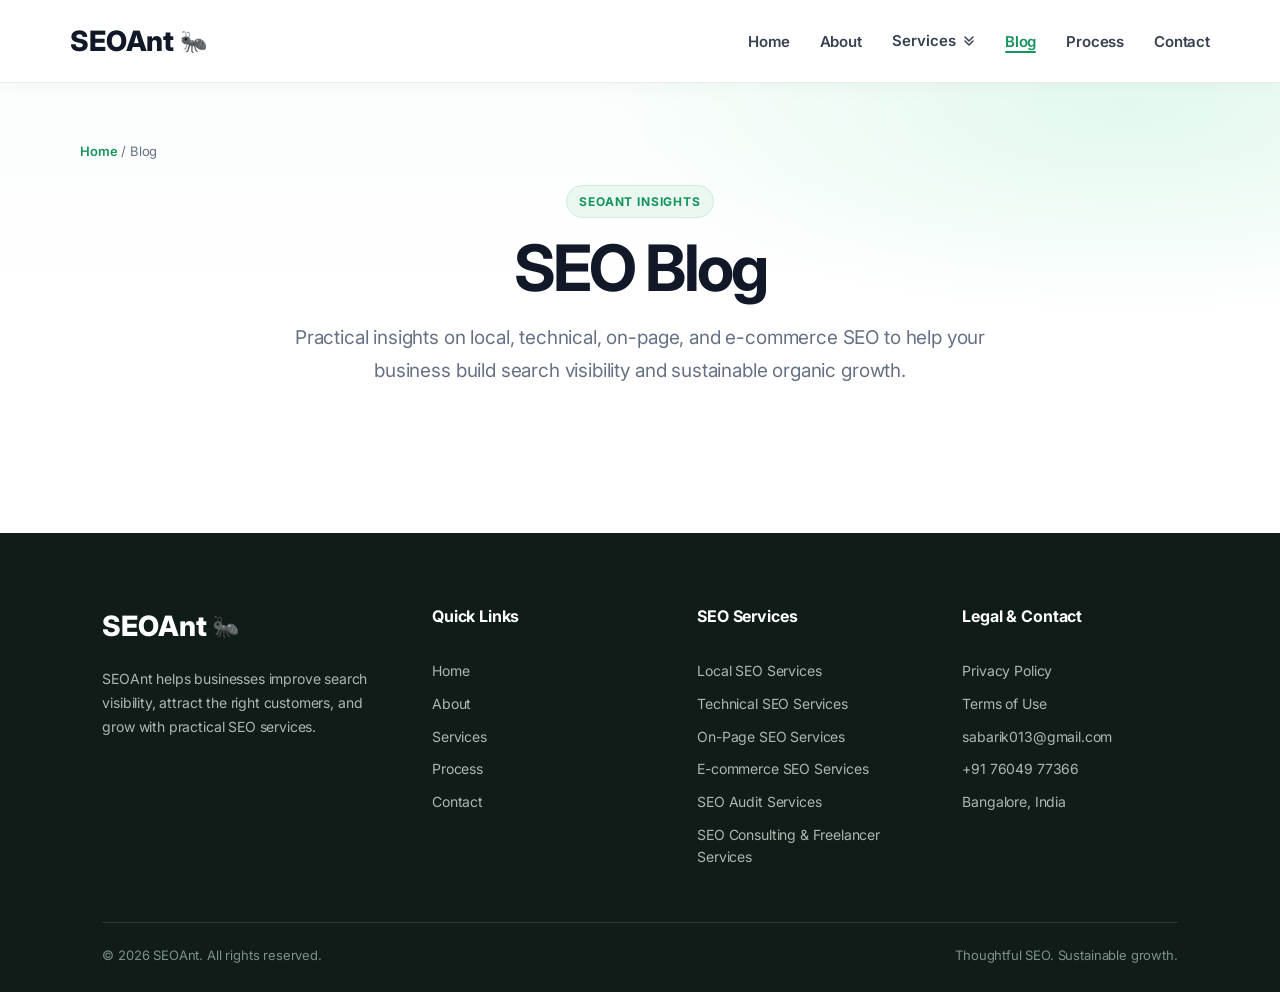
<file: blog.html>
<!DOCTYPE html>
<html lang="en">
<head>
    <meta charset="UTF-8">
    <meta name="viewport" content="width=device-width, initial-scale=1">
    <title>SEO Blog | SEOAnt</title>
    <meta name="description" content="Explore SEO insights from SEOAnt on local, technical, on-page, and e-commerce search optimization.">
    <meta name="robots" content="index, follow">
    <meta name="author" content="SEOAnt">
    <link rel="canonical" href="https://yourdomain.com/blog">
    <meta property="og:type" content="website">
    <meta property="og:url" content="https://yourdomain.com/blog">
    <meta property="og:title" content="SEO Blog | SEOAnt">
    <meta property="og:description" content="SEO insights from SEOAnt on search optimization and sustainable organic growth.">
    <link rel="preconnect" href="https://fonts.googleapis.com">
    <link rel="preconnect" href="https://fonts.gstatic.com" crossorigin>
    <link href="https://fonts.googleapis.com/css2?family=Inter:wght@400;500;600;700;800&display=swap" rel="stylesheet">
    <link rel="stylesheet" href="style.css">
</head>
<body class="service-page">
    <header>
        <nav class="navbar" aria-label="Main navigation">
            <a class="logo" href="/#home" aria-label="SEOAnt home">SEOAnt <span class="logo-icon" aria-hidden="true">🐜</span></a>
            <ul class="nav-links" id="primary-navigation">
                <li><a href="/#home">Home</a></li>
                <li><a href="/#about">About</a></li>
                <li class="nav-dropdown">
                    <button class="nav-dropdown-toggle" type="button" aria-expanded="false" aria-haspopup="true" aria-controls="service-menu">Services <span class="nav-dropdown-chevron" aria-hidden="true"><svg viewBox="0 0 12 14" focusable="false"><path d="m2 3 4 4 4-4M2 7l4 4 4-4"/></svg></span></button>
                    <ul class="service-menu" id="service-menu" aria-label="SEO services">
                        <li><a href="/local-seo"><span class="service-menu-icon" aria-hidden="true">»</span><strong>Local SEO Services</strong></a></li>
                        <li><a href="/technical-seo"><span class="service-menu-icon" aria-hidden="true">»</span><strong>Technical SEO Services</strong></a></li>
                        <li><a href="/on-page-seo"><span class="service-menu-icon" aria-hidden="true">»</span><strong>On-Page SEO Services</strong></a></li>
                        <li><a href="/ecommerce-seo"><span class="service-menu-icon" aria-hidden="true">»</span><strong>E-commerce SEO Services</strong></a></li>
                        <li><a href="/seo-audit"><span class="service-menu-icon" aria-hidden="true">»</span><strong>SEO Audit Services</strong></a></li>
                        <li><a href="/seo-consulting"><span class="service-menu-icon" aria-hidden="true">»</span><strong>SEO Consulting &amp; Freelancer Services</strong></a></li>
                    </ul>
                </li>
                <li><a href="/blog" aria-current="page">Blog</a></li>
                <li><a href="/#process">Process</a></li>
                <li><a href="/#contact">Contact</a></li>
            </ul>
            <button class="menu-toggle" type="button" aria-label="Open navigation menu" aria-expanded="false" aria-controls="primary-navigation"><span></span><span></span><span></span></button>
        </nav>
    </header>
    <main class="service-main">
        <div class="service-wrap">
            <div class="service-breadcrumb"><a href="/#home">Home</a> / Blog</div>
            <section class="service-hero">
                <span class="service-kicker">SEOAnt insights</span>
                <h1>SEO Blog</h1>
                <p>Practical insights on local, technical, on-page, and e-commerce SEO to help your business build search visibility and sustainable organic growth.</p>
            </section>
        </div>
    </main>
    <footer class="site-footer">
        <div class="footer-container">
            <div class="footer-brand"><a class="footer-logo" href="/#home" aria-label="SEOAnt home">SEOAnt <span class="ant-motion" aria-hidden="true">🐜</span></a><p>SEOAnt helps businesses improve search visibility, attract the right customers, and grow with practical SEO services.</p></div>
            <nav class="footer-links" aria-label="Quick links"><h3>Quick Links</h3><a href="/#home">Home</a><a href="/#about">About</a><a href="/#services">Services</a><a href="/#process">Process</a><a href="/#contact">Contact</a></nav>
            <nav class="footer-links" aria-label="SEO services"><h3>SEO Services</h3><a href="/local-seo">Local SEO Services</a><a href="/technical-seo">Technical SEO Services</a><a href="/on-page-seo">On-Page SEO Services</a><a href="/ecommerce-seo">E-commerce SEO Services</a><a href="/seo-audit">SEO Audit Services</a><a href="/seo-consulting">SEO Consulting &amp; Freelancer Services</a></nav>
            <div class="footer-links"><h3>Legal &amp; Contact</h3><a href="/privacy-policy">Privacy Policy</a><a href="/terms-of-use">Terms of Use</a><a href="mailto:sabarik013@gmail.com">sabarik013@gmail.com</a><a href="tel:+917604977366">+91 76049 77366</a><span>Bangalore, India</span></div>
        </div>
        <div class="footer-bottom"><p>&copy; 2026 SEOAnt. All rights reserved.</p><p>Thoughtful SEO. Sustainable growth.</p></div>
    </footer>
    <script src="script.js"></script>
</body>
</html>
</file>
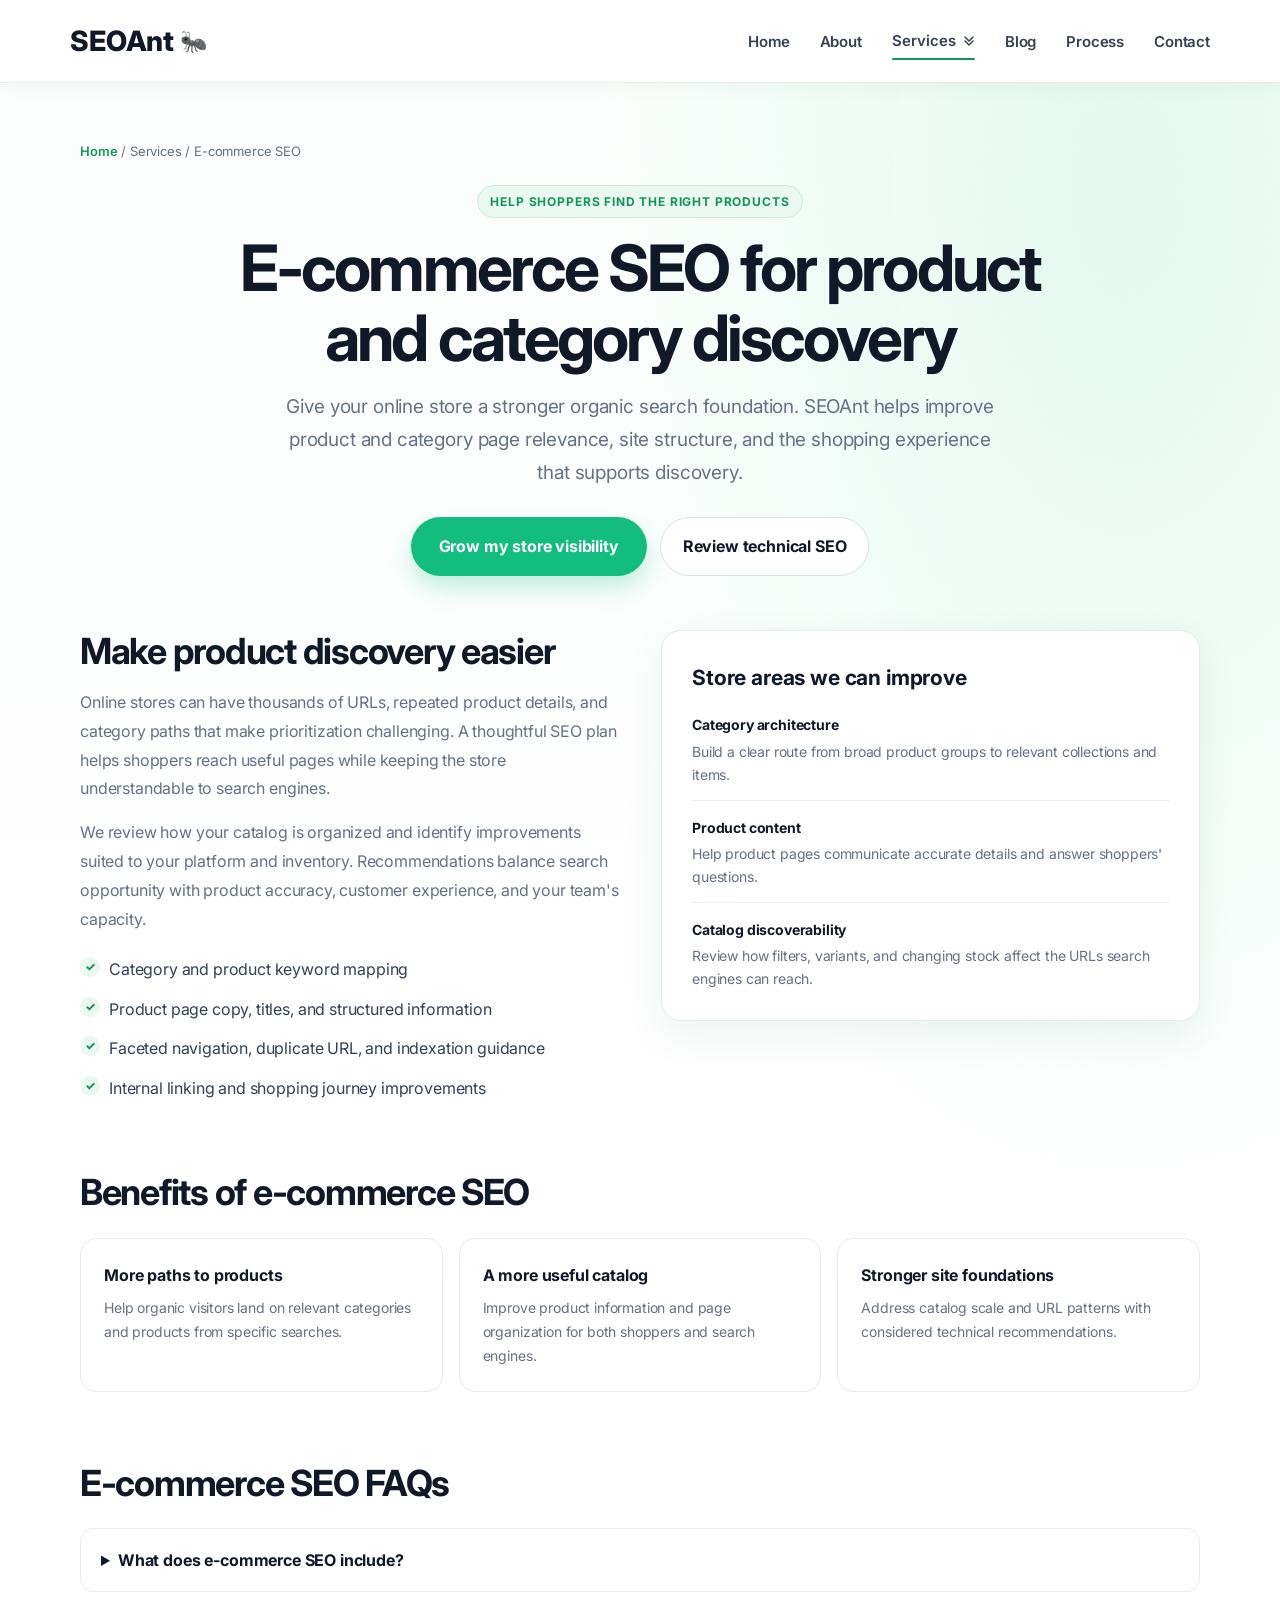
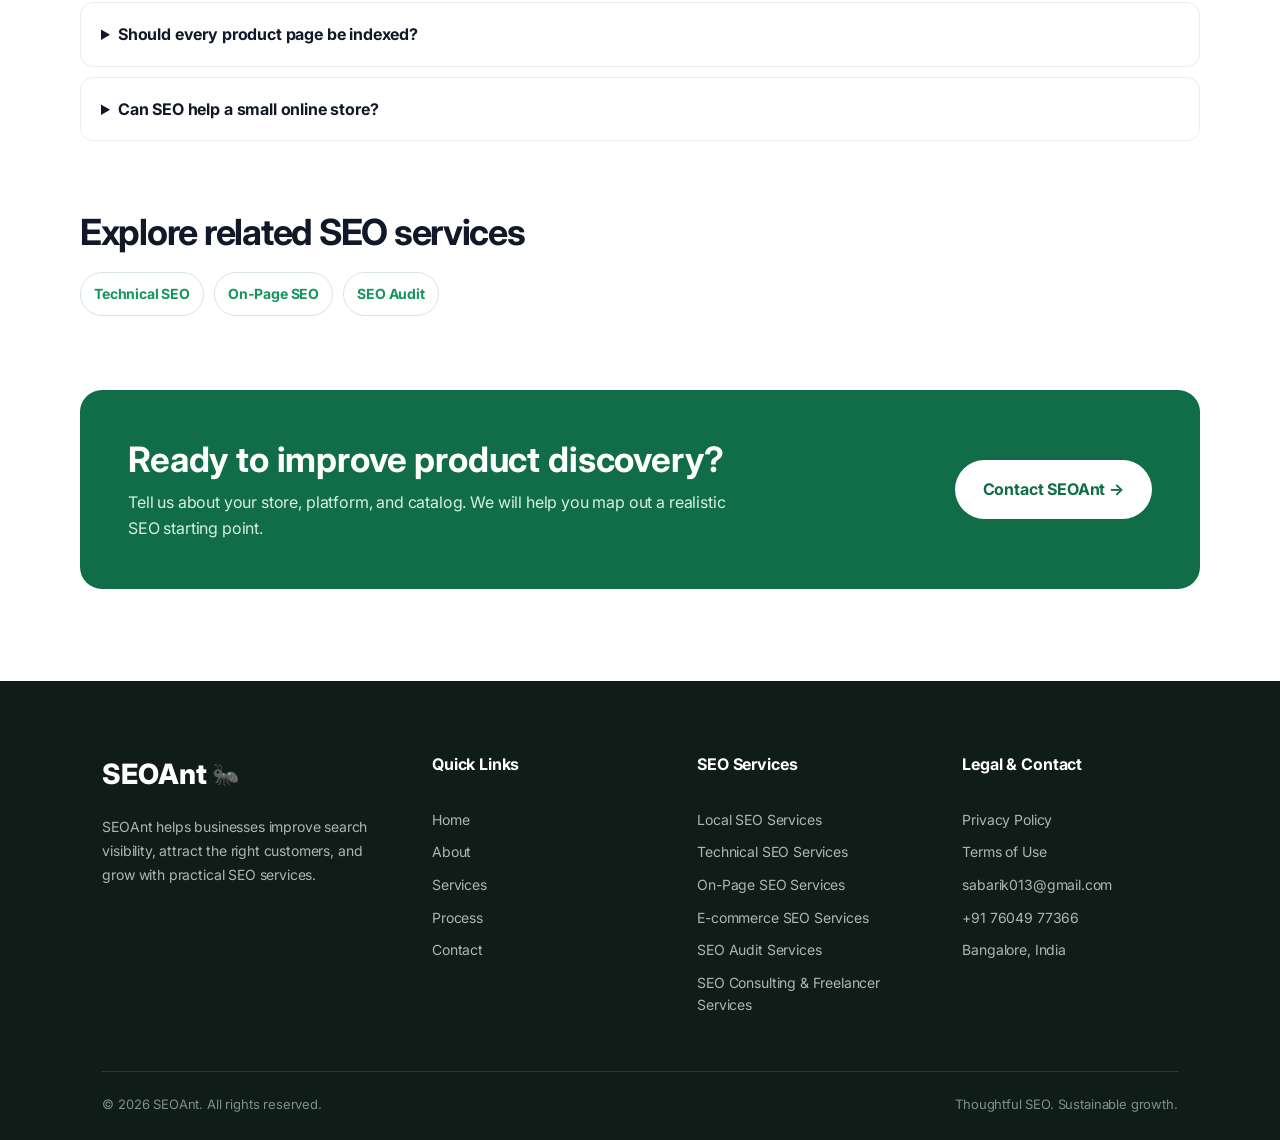
<file: ecommerce-seo.html>
<!DOCTYPE html>
<html lang="en">
<head>
    <meta charset="UTF-8">
    <meta name="viewport" content="width=device-width, initial-scale=1">
    <title>E-commerce SEO Services | SEOAnt</title>
    <meta name="description" content="Improve organic discovery for your online store with SEOAnt e-commerce SEO for product pages, category architecture, and shopping search visibility.">
    <meta name="robots" content="index, follow">
    <meta name="author" content="SEOAnt">
    <link rel="canonical" href="https://yourdomain.com/ecommerce-seo">
    <meta property="og:type" content="website">
    <meta property="og:url" content="https://yourdomain.com/ecommerce-seo">
    <meta property="og:title" content="E-commerce SEO Services | SEOAnt">
    <meta property="og:description" content="Build a more discoverable online store with practical product, category, and technical SEO improvements.">
    <link rel="preconnect" href="https://fonts.googleapis.com">
    <link rel="preconnect" href="https://fonts.gstatic.com" crossorigin>
    <link href="https://fonts.googleapis.com/css2?family=Inter:wght@400;500;600;700;800&display=swap" rel="stylesheet">
    <link rel="stylesheet" href="style.css">
</head>
<body class="service-page">
    <header>
        <nav class="navbar" aria-label="Main navigation">
            <a class="logo" href="/#home" aria-label="SEOAnt home">SEOAnt <span class="logo-icon" aria-hidden="true">🐜</span></a>
            <ul class="nav-links" id="primary-navigation">
                <li><a href="/#home">Home</a></li>
                <li><a href="/#about">About</a></li>
                <li class="nav-dropdown">
                    <button class="nav-dropdown-toggle" type="button" aria-expanded="false" aria-haspopup="true" aria-controls="service-menu" aria-current="page">Services <span class="nav-dropdown-chevron" aria-hidden="true"><svg viewBox="0 0 12 14" focusable="false"><path d="m2 3 4 4 4-4M2 7l4 4 4-4"/></svg></span></button>
                    <ul class="service-menu" id="service-menu" aria-label="SEO services">
                        <li><a href="/local-seo"><span class="service-menu-icon" aria-hidden="true">»</span><strong>Local SEO Services</strong></a></li>
                        <li><a href="/technical-seo"><span class="service-menu-icon" aria-hidden="true">»</span><strong>Technical SEO Services</strong></a></li>
                        <li><a href="/on-page-seo"><span class="service-menu-icon" aria-hidden="true">»</span><strong>On-Page SEO Services</strong></a></li>
                        <li><a href="/ecommerce-seo" aria-current="page"><span class="service-menu-icon" aria-hidden="true">»</span><strong>E-commerce SEO Services</strong></a></li>
                        <li><a href="/seo-audit"><span class="service-menu-icon" aria-hidden="true">»</span><strong>SEO Audit Services</strong></a></li>
                        <li><a href="/seo-consulting"><span class="service-menu-icon" aria-hidden="true">»</span><strong>SEO Consulting &amp; Freelancer Services</strong></a></li>
                    </ul>
                </li>
                <li><a href="/blog">Blog</a></li>
                <li><a href="/#process">Process</a></li>
                <li><a href="/#contact">Contact</a></li>
            </ul>
            <button class="menu-toggle" type="button" aria-label="Open navigation menu" aria-expanded="false" aria-controls="primary-navigation"><span></span><span></span><span></span></button>
        </nav>
    </header>
    <main class="service-main">
        <div class="service-wrap">
            <div class="service-breadcrumb"><a href="/">Home</a> / Services / E-commerce SEO</div>
            <section class="service-hero">
                <span class="service-kicker">Help shoppers find the right products</span>
                <h1>E-commerce SEO for product and category discovery</h1>
                <p>Give your online store a stronger organic search foundation. SEOAnt helps improve product and category page relevance, site structure, and the shopping experience that supports discovery.</p>
                <div class="service-actions">
                    <a class="primary-btn" href="/#contact">Grow my store visibility</a>
                    <a class="service-secondary-btn" href="/technical-seo">Review technical SEO</a>
                </div>
            </section>
            <section class="service-overview" aria-labelledby="store-visibility">
                <div class="service-copy">
                    <h2 id="store-visibility">Make product discovery easier</h2>
                    <p>Online stores can have thousands of URLs, repeated product details, and category paths that make prioritization challenging. A thoughtful SEO plan helps shoppers reach useful pages while keeping the store understandable to search engines.</p>
                    <p>We review how your catalog is organized and identify improvements suited to your platform and inventory. Recommendations balance search opportunity with product accuracy, customer experience, and your team's capacity.</p>
                    <ul class="service-checklist">
                        <li>Category and product keyword mapping</li>
                        <li>Product page copy, titles, and structured information</li>
                        <li>Faceted navigation, duplicate URL, and indexation guidance</li>
                        <li>Internal linking and shopping journey improvements</li>
                    </ul>
                </div>
                <aside class="service-panel">
                    <h2>Store areas we can improve</h2>
                    <ul>
                        <li><strong>Category architecture</strong>Build a clear route from broad product groups to relevant collections and items.</li>
                        <li><strong>Product content</strong>Help product pages communicate accurate details and answer shoppers' questions.</li>
                        <li><strong>Catalog discoverability</strong>Review how filters, variants, and changing stock affect the URLs search engines can reach.</li>
                    </ul>
                </aside>
            </section>
            <section class="service-content-section">
                <h2>Benefits of e-commerce SEO</h2>
                <div class="service-benefits">
                    <article class="service-benefit"><h3>More paths to products</h3><p>Help organic visitors land on relevant categories and products from specific searches.</p></article>
                    <article class="service-benefit"><h3>A more useful catalog</h3><p>Improve product information and page organization for both shoppers and search engines.</p></article>
                    <article class="service-benefit"><h3>Stronger site foundations</h3><p>Address catalog scale and URL patterns with considered technical recommendations.</p></article>
                </div>
            </section>
            <section class="service-content-section">
                <h2>E-commerce SEO FAQs</h2>
                <div class="service-faq">
                    <details><summary>What does e-commerce SEO include?</summary><p>It may include product and category keyword mapping, page content improvements, internal linking, indexation and duplicate URL reviews, structured data recommendations, and site performance checks.</p></details>
                    <details><summary>Should every product page be indexed?</summary><p>Not always. Indexation choices depend on whether a page is useful, unique, available, and valuable to searchers. Product variants, filters, and temporary stock changes should be handled according to the store's catalog and customer needs.</p></details>
                    <details><summary>Can SEO help a small online store?</summary><p>Yes. A smaller store can focus on its most valuable categories and products, improve their information, and build a sound foundation before expanding into broader catalog work.</p></details>
                </div>
            </section>
            <section class="service-content-section">
                <h2>Explore related SEO services</h2>
                <div class="related-links"><a href="/technical-seo">Technical SEO</a><a href="/on-page-seo">On-Page SEO</a><a href="/seo-audit">SEO Audit</a></div>
            </section>
            <section class="service-contact">
                <div><h2>Ready to improve product discovery?</h2><p>Tell us about your store, platform, and catalog. We will help you map out a realistic SEO starting point.</p></div>
                <a class="primary-btn" href="/#contact">Contact SEOAnt &rarr;</a>
            </section>
        </div>
    </main>
    <footer class="site-footer">
        <div class="footer-container">
            <div class="footer-brand"><a class="footer-logo" href="/#home" aria-label="SEOAnt home">SEOAnt <span class="ant-motion" aria-hidden="true">🐜</span></a><p>SEOAnt helps businesses improve search visibility, attract the right customers, and grow with practical SEO services.</p></div>
            <nav class="footer-links" aria-label="Quick links"><h3>Quick Links</h3><a href="/#home">Home</a><a href="/#about">About</a><a href="/#services">Services</a><a href="/#process">Process</a><a href="/#contact">Contact</a></nav>
            <nav class="footer-links" aria-label="SEO services"><h3>SEO Services</h3><a href="/local-seo">Local SEO Services</a><a href="/technical-seo">Technical SEO Services</a><a href="/on-page-seo">On-Page SEO Services</a><a href="/ecommerce-seo">E-commerce SEO Services</a><a href="/seo-audit">SEO Audit Services</a><a href="/seo-consulting">SEO Consulting &amp; Freelancer Services</a></nav>
            <div class="footer-links"><h3>Legal &amp; Contact</h3><a href="/privacy-policy">Privacy Policy</a><a href="/terms-of-use">Terms of Use</a><a href="mailto:sabarik013@gmail.com">sabarik013@gmail.com</a><a href="tel:+917604977366">+91 76049 77366</a><span>Bangalore, India</span></div>
        </div>
        <div class="footer-bottom"><p>&copy; 2026 SEOAnt. All rights reserved.</p><p>Thoughtful SEO. Sustainable growth.</p></div>
    </footer>
    <script src="script.js"></script>
</body>
</html>
</file>
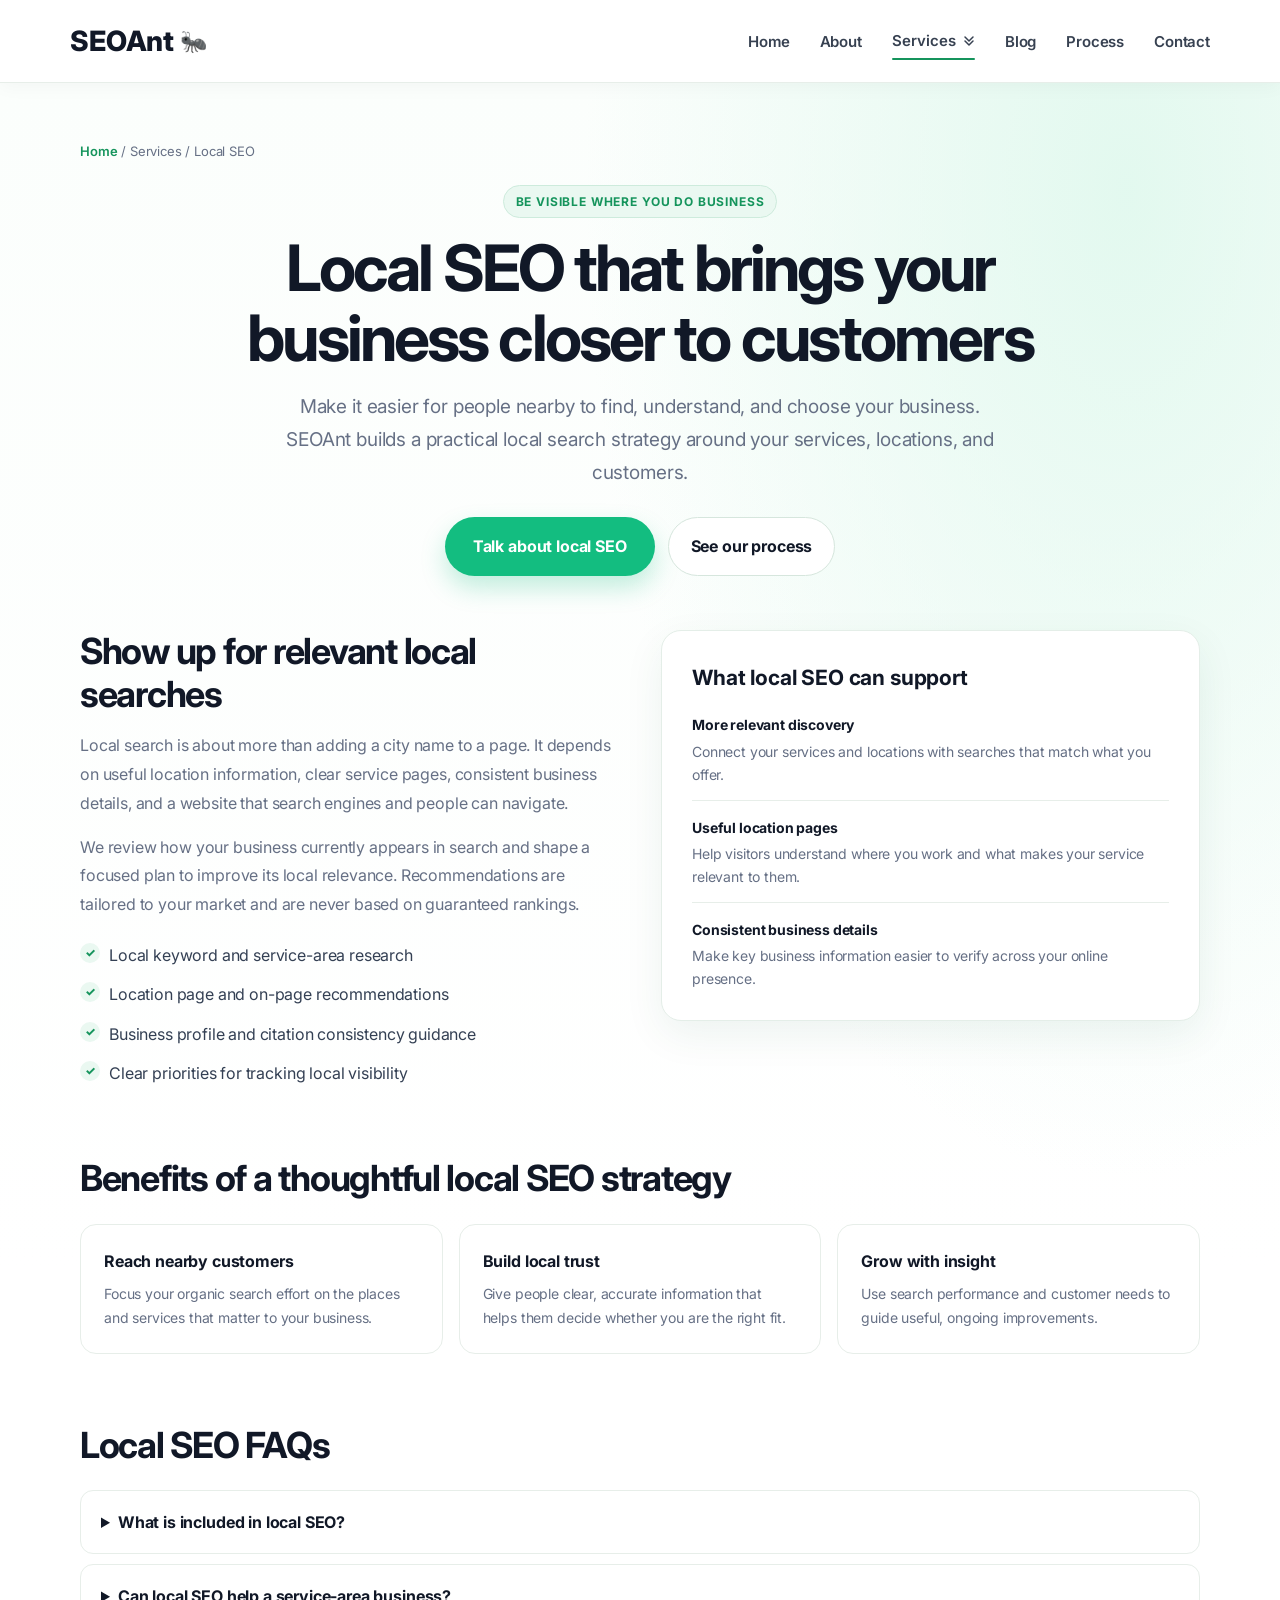
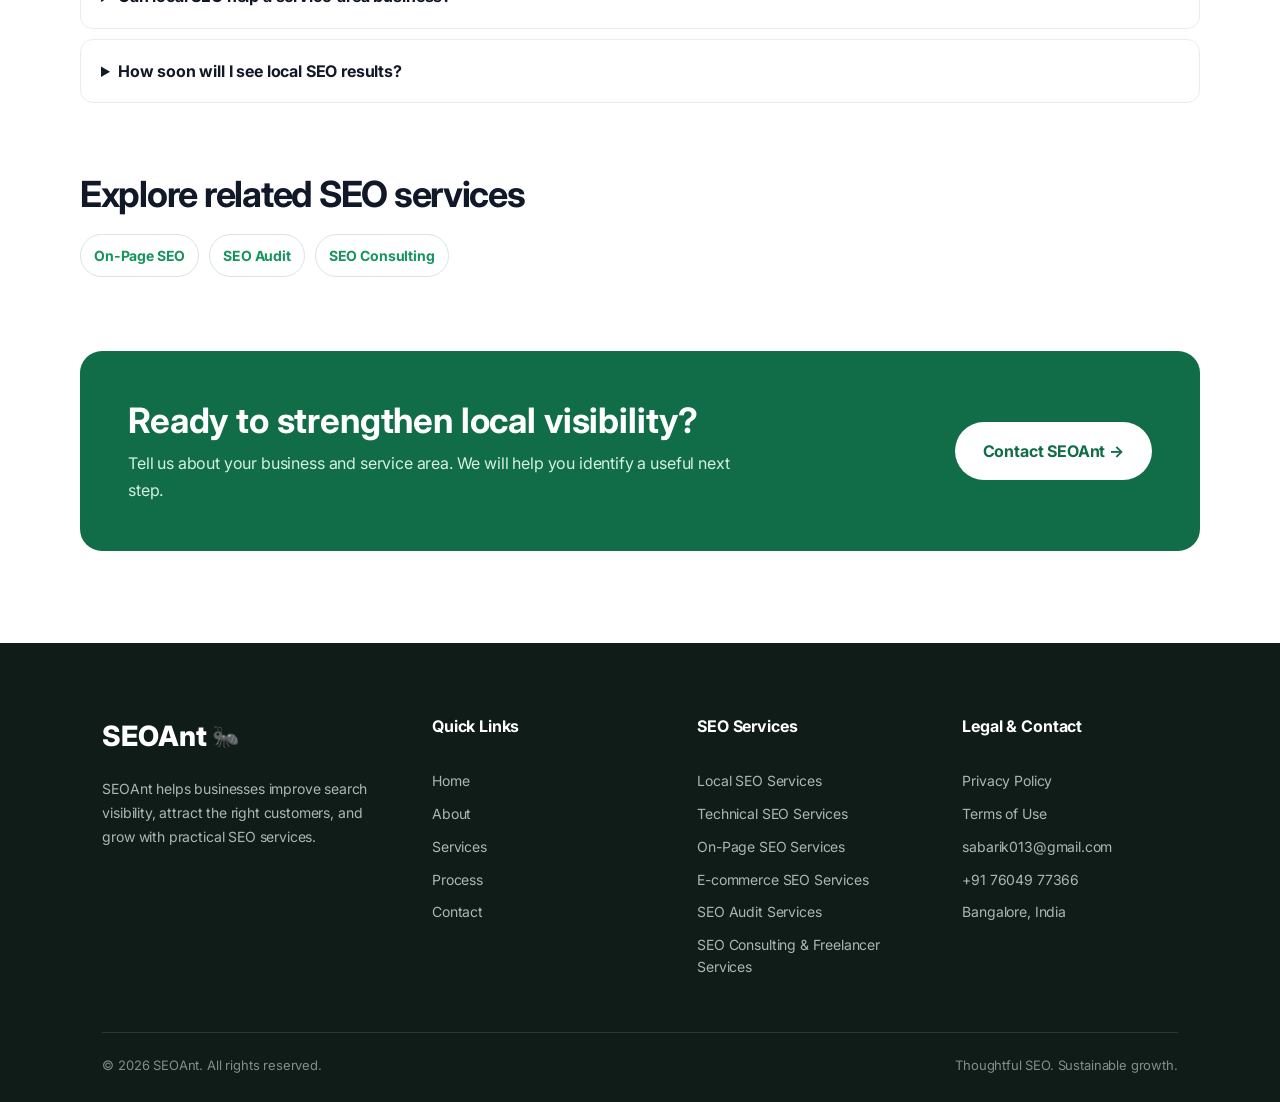
<file: local-seo.html>
<!DOCTYPE html>
<html lang="en">
<head>
    <meta charset="UTF-8">
    <meta name="viewport" content="width=device-width, initial-scale=1">
    <title>Local SEO Services in Bangalore | SEOAnt</title>
    <meta name="description" content="Help nearby customers discover your business with SEOAnt local SEO services, location-focused content, and a stronger local search presence.">
    <meta name="robots" content="index, follow">
    <meta name="author" content="SEOAnt">
    <link rel="canonical" href="https://yourdomain.com/local-seo">
    <meta property="og:type" content="website">
    <meta property="og:url" content="https://yourdomain.com/local-seo">
    <meta property="og:title" content="Local SEO Services in Bangalore | SEOAnt">
    <meta property="og:description" content="Build local visibility and connect with more nearby customers through practical local SEO from SEOAnt.">
    <link rel="preconnect" href="https://fonts.googleapis.com">
    <link rel="preconnect" href="https://fonts.gstatic.com" crossorigin>
    <link href="https://fonts.googleapis.com/css2?family=Inter:wght@400;500;600;700;800&display=swap" rel="stylesheet">
    <link rel="stylesheet" href="style.css">
</head>
<body class="service-page">
    <header>
        <nav class="navbar" aria-label="Main navigation">
            <a class="logo" href="/#home" aria-label="SEOAnt home">SEOAnt <span class="logo-icon" aria-hidden="true">🐜</span></a>
            <ul class="nav-links" id="primary-navigation">
                <li><a href="/#home">Home</a></li>
                <li><a href="/#about">About</a></li>
                <li class="nav-dropdown">
                    <button class="nav-dropdown-toggle" type="button" aria-expanded="false" aria-haspopup="true" aria-controls="service-menu" aria-current="page">Services <span class="nav-dropdown-chevron" aria-hidden="true"><svg viewBox="0 0 12 14" focusable="false"><path d="m2 3 4 4 4-4M2 7l4 4 4-4"/></svg></span></button>
                    <ul class="service-menu" id="service-menu" aria-label="SEO services">
                        <li><a href="/local-seo" aria-current="page"><span class="service-menu-icon" aria-hidden="true">»</span><strong>Local SEO Services</strong></a></li>
                        <li><a href="/technical-seo"><span class="service-menu-icon" aria-hidden="true">»</span><strong>Technical SEO Services</strong></a></li>
                        <li><a href="/on-page-seo"><span class="service-menu-icon" aria-hidden="true">»</span><strong>On-Page SEO Services</strong></a></li>
                        <li><a href="/ecommerce-seo"><span class="service-menu-icon" aria-hidden="true">»</span><strong>E-commerce SEO Services</strong></a></li>
                        <li><a href="/seo-audit"><span class="service-menu-icon" aria-hidden="true">»</span><strong>SEO Audit Services</strong></a></li>
                        <li><a href="/seo-consulting"><span class="service-menu-icon" aria-hidden="true">»</span><strong>SEO Consulting &amp; Freelancer Services</strong></a></li>
                    </ul>
                </li>
                <li><a href="/blog">Blog</a></li>
                <li><a href="/#process">Process</a></li>
                <li><a href="/#contact">Contact</a></li>
            </ul>
            <button class="menu-toggle" type="button" aria-label="Open navigation menu" aria-expanded="false" aria-controls="primary-navigation"><span></span><span></span><span></span></button>
        </nav>
    </header>
    <main class="service-main">
        <div class="service-wrap">
            <div class="service-breadcrumb"><a href="/">Home</a> / Services / Local SEO</div>
            <section class="service-hero">
                <span class="service-kicker">Be visible where you do business</span>
                <h1>Local SEO that brings your business closer to customers</h1>
                <p>Make it easier for people nearby to find, understand, and choose your business. SEOAnt builds a practical local search strategy around your services, locations, and customers.</p>
                <div class="service-actions">
                    <a class="primary-btn" href="/#contact">Talk about local SEO</a>
                    <a class="service-secondary-btn" href="/#process">See our process</a>
                </div>
            </section>
            <section class="service-overview" aria-labelledby="local-approach">
                <div class="service-copy">
                    <h2 id="local-approach">Show up for relevant local searches</h2>
                    <p>Local search is about more than adding a city name to a page. It depends on useful location information, clear service pages, consistent business details, and a website that search engines and people can navigate.</p>
                    <p>We review how your business currently appears in search and shape a focused plan to improve its local relevance. Recommendations are tailored to your market and are never based on guaranteed rankings.</p>
                    <ul class="service-checklist">
                        <li>Local keyword and service-area research</li>
                        <li>Location page and on-page recommendations</li>
                        <li>Business profile and citation consistency guidance</li>
                        <li>Clear priorities for tracking local visibility</li>
                    </ul>
                </div>
                <aside class="service-panel">
                    <h2>What local SEO can support</h2>
                    <ul>
                        <li><strong>More relevant discovery</strong>Connect your services and locations with searches that match what you offer.</li>
                        <li><strong>Useful location pages</strong>Help visitors understand where you work and what makes your service relevant to them.</li>
                        <li><strong>Consistent business details</strong>Make key business information easier to verify across your online presence.</li>
                    </ul>
                </aside>
            </section>
            <section class="service-content-section">
                <h2>Benefits of a thoughtful local SEO strategy</h2>
                <div class="service-benefits">
                    <article class="service-benefit"><h3>Reach nearby customers</h3><p>Focus your organic search effort on the places and services that matter to your business.</p></article>
                    <article class="service-benefit"><h3>Build local trust</h3><p>Give people clear, accurate information that helps them decide whether you are the right fit.</p></article>
                    <article class="service-benefit"><h3>Grow with insight</h3><p>Use search performance and customer needs to guide useful, ongoing improvements.</p></article>
                </div>
            </section>
            <section class="service-content-section">
                <h2>Local SEO FAQs</h2>
                <div class="service-faq">
                    <details><summary>What is included in local SEO?</summary><p>Local SEO may include service-area research, location page recommendations, on-page improvements, business information consistency, and performance measurement. The right scope depends on your locations and business model.</p></details>
                    <details><summary>Can local SEO help a service-area business?</summary><p>Yes. A service-area business can explain where it works and which services it provides without publishing a customer-facing address where it is not appropriate. Recommendations should reflect the business's actual operating area.</p></details>
                    <details><summary>How soon will I see local SEO results?</summary><p>Timing varies with competition, location, website history, and the work completed. SEOAnt focuses on measurable progress and practical recommendations rather than promising a specific position or timeline.</p></details>
                </div>
            </section>
            <section class="service-content-section">
                <h2>Explore related SEO services</h2>
                <div class="related-links"><a href="/on-page-seo">On-Page SEO</a><a href="/seo-audit">SEO Audit</a><a href="/seo-consulting">SEO Consulting</a></div>
            </section>
            <section class="service-contact">
                <div><h2>Ready to strengthen local visibility?</h2><p>Tell us about your business and service area. We will help you identify a useful next step.</p></div>
                <a class="primary-btn" href="/#contact">Contact SEOAnt &rarr;</a>
            </section>
        </div>
    </main>
    <footer class="site-footer">
        <div class="footer-container">
            <div class="footer-brand"><a class="footer-logo" href="/#home" aria-label="SEOAnt home">SEOAnt <span class="ant-motion" aria-hidden="true">🐜</span></a><p>SEOAnt helps businesses improve search visibility, attract the right customers, and grow with practical SEO services.</p></div>
            <nav class="footer-links" aria-label="Quick links"><h3>Quick Links</h3><a href="/#home">Home</a><a href="/#about">About</a><a href="/#services">Services</a><a href="/#process">Process</a><a href="/#contact">Contact</a></nav>
            <nav class="footer-links" aria-label="SEO services"><h3>SEO Services</h3><a href="/local-seo">Local SEO Services</a><a href="/technical-seo">Technical SEO Services</a><a href="/on-page-seo">On-Page SEO Services</a><a href="/ecommerce-seo">E-commerce SEO Services</a><a href="/seo-audit">SEO Audit Services</a><a href="/seo-consulting">SEO Consulting &amp; Freelancer Services</a></nav>
            <div class="footer-links"><h3>Legal &amp; Contact</h3><a href="/privacy-policy">Privacy Policy</a><a href="/terms-of-use">Terms of Use</a><a href="mailto:sabarik013@gmail.com">sabarik013@gmail.com</a><a href="tel:+917604977366">+91 76049 77366</a><span>Bangalore, India</span></div>
        </div>
        <div class="footer-bottom"><p>&copy; 2026 SEOAnt. All rights reserved.</p><p>Thoughtful SEO. Sustainable growth.</p></div>
    </footer>
    <script src="script.js"></script>
</body>
</html>
</file>
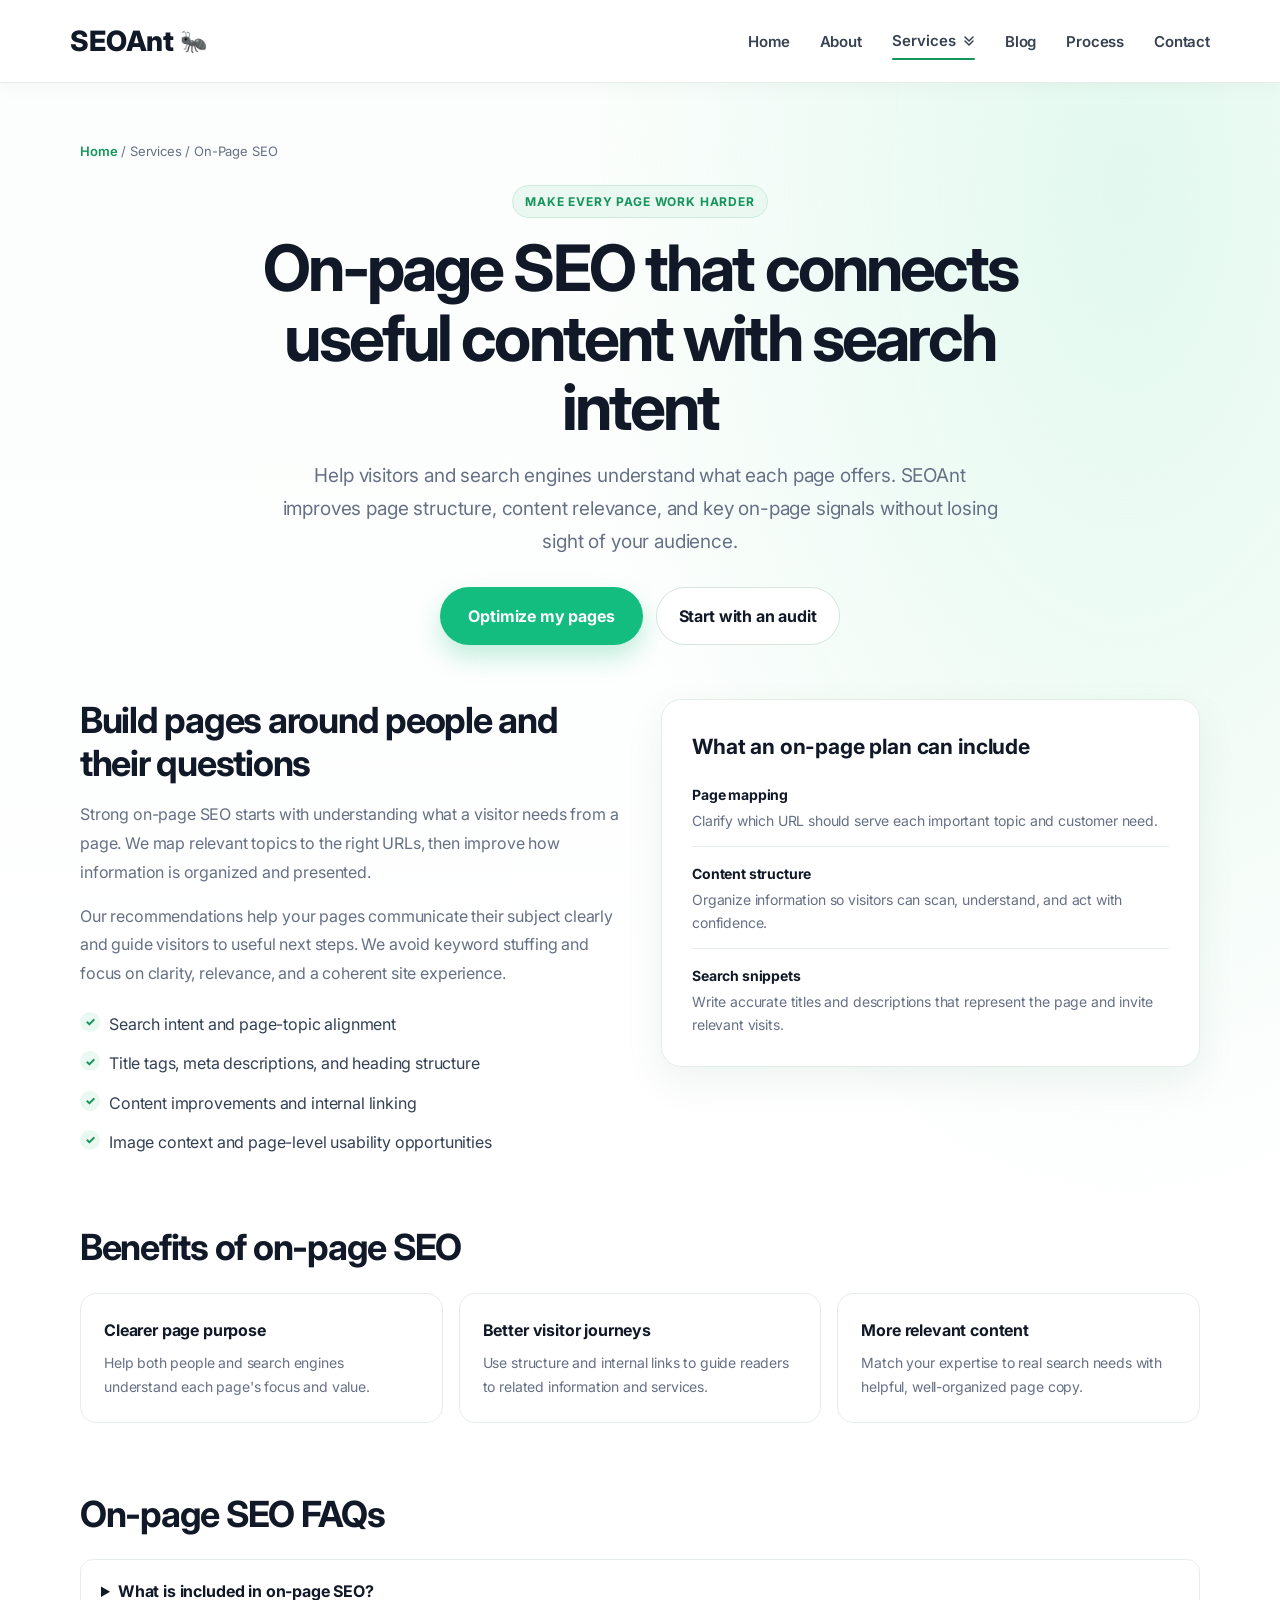
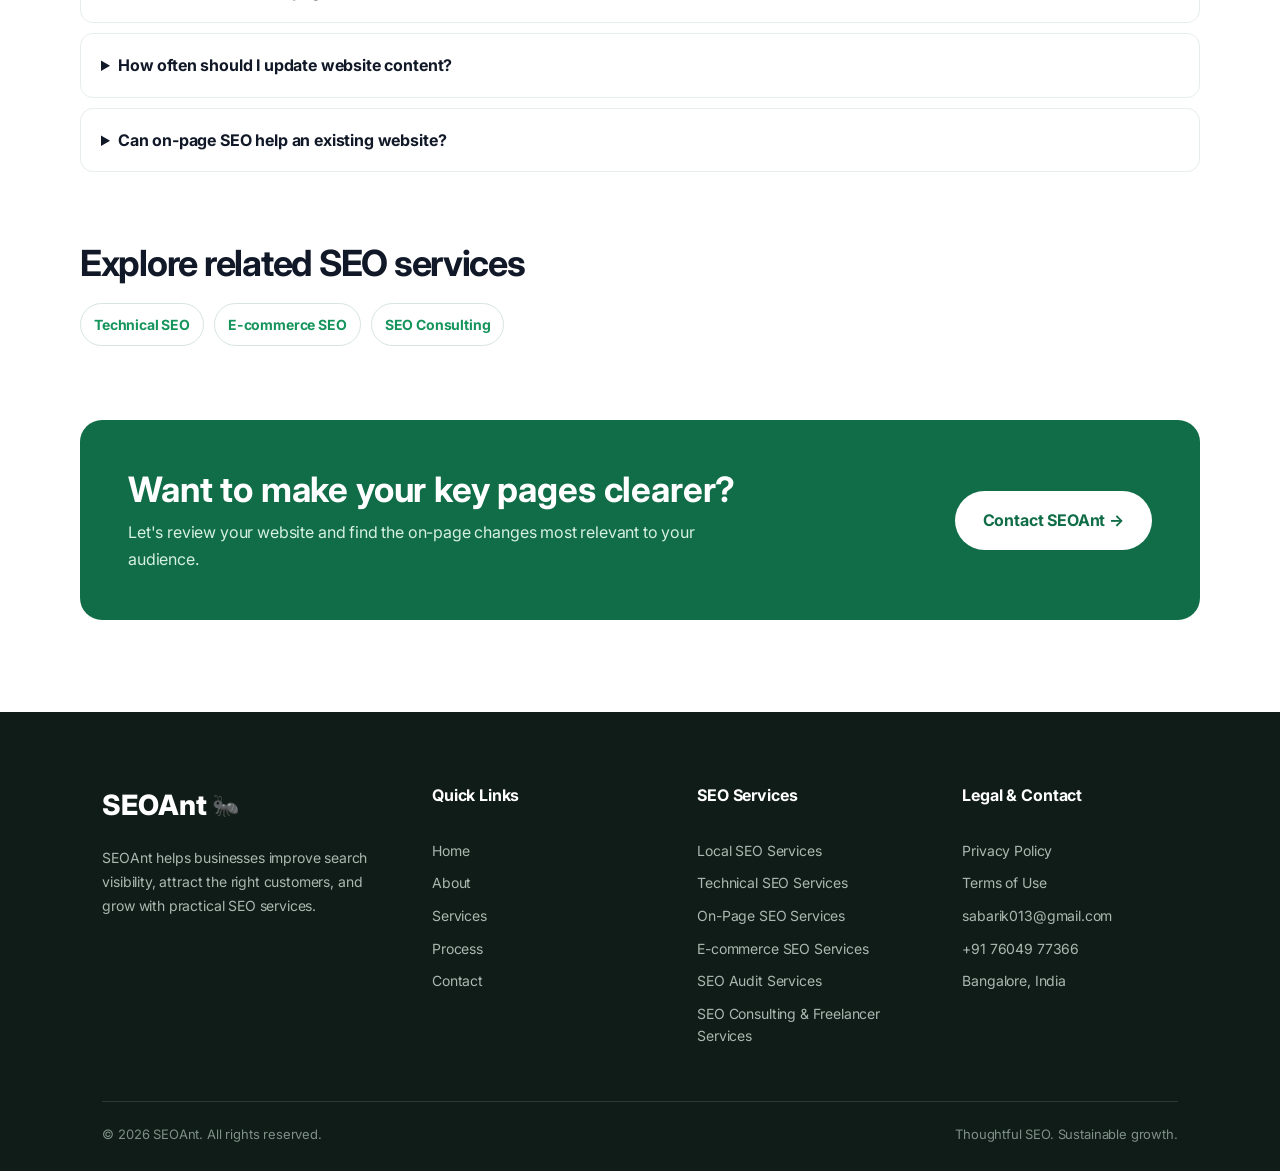
<file: on-page-seo.html>
<!DOCTYPE html>
<html lang="en">
<head>
    <meta charset="UTF-8">
    <meta name="viewport" content="width=device-width, initial-scale=1">
    <title>On-Page SEO Services | SEOAnt</title>
    <meta name="description" content="Make every important page clearer to visitors and search engines with SEOAnt on-page SEO, content structure, and keyword-focused recommendations.">
    <meta name="robots" content="index, follow">
    <meta name="author" content="SEOAnt">
    <link rel="canonical" href="https://yourdomain.com/on-page-seo">
    <meta property="og:type" content="website">
    <meta property="og:url" content="https://yourdomain.com/on-page-seo">
    <meta property="og:title" content="On-Page SEO Services | SEOAnt">
    <meta property="og:description" content="Improve page relevance, content structure, and search experience with SEOAnt on-page SEO support.">
    <link rel="preconnect" href="https://fonts.googleapis.com">
    <link rel="preconnect" href="https://fonts.gstatic.com" crossorigin>
    <link href="https://fonts.googleapis.com/css2?family=Inter:wght@400;500;600;700;800&display=swap" rel="stylesheet">
    <link rel="stylesheet" href="style.css">
</head>
<body class="service-page">
    <header>
        <nav class="navbar" aria-label="Main navigation">
            <a class="logo" href="/#home" aria-label="SEOAnt home">SEOAnt <span class="logo-icon" aria-hidden="true">🐜</span></a>
            <ul class="nav-links" id="primary-navigation">
                <li><a href="/#home">Home</a></li>
                <li><a href="/#about">About</a></li>
                <li class="nav-dropdown">
                    <button class="nav-dropdown-toggle" type="button" aria-expanded="false" aria-haspopup="true" aria-controls="service-menu" aria-current="page">Services <span class="nav-dropdown-chevron" aria-hidden="true"><svg viewBox="0 0 12 14" focusable="false"><path d="m2 3 4 4 4-4M2 7l4 4 4-4"/></svg></span></button>
                    <ul class="service-menu" id="service-menu" aria-label="SEO services">
                        <li><a href="/local-seo"><span class="service-menu-icon" aria-hidden="true">»</span><strong>Local SEO Services</strong></a></li>
                        <li><a href="/technical-seo"><span class="service-menu-icon" aria-hidden="true">»</span><strong>Technical SEO Services</strong></a></li>
                        <li><a href="/on-page-seo" aria-current="page"><span class="service-menu-icon" aria-hidden="true">»</span><strong>On-Page SEO Services</strong></a></li>
                        <li><a href="/ecommerce-seo"><span class="service-menu-icon" aria-hidden="true">»</span><strong>E-commerce SEO Services</strong></a></li>
                        <li><a href="/seo-audit"><span class="service-menu-icon" aria-hidden="true">»</span><strong>SEO Audit Services</strong></a></li>
                        <li><a href="/seo-consulting"><span class="service-menu-icon" aria-hidden="true">»</span><strong>SEO Consulting &amp; Freelancer Services</strong></a></li>
                    </ul>
                </li>
                <li><a href="/blog">Blog</a></li>
                <li><a href="/#process">Process</a></li>
                <li><a href="/#contact">Contact</a></li>
            </ul>
            <button class="menu-toggle" type="button" aria-label="Open navigation menu" aria-expanded="false" aria-controls="primary-navigation"><span></span><span></span><span></span></button>
        </nav>
    </header>
    <main class="service-main">
        <div class="service-wrap">
            <div class="service-breadcrumb"><a href="/">Home</a> / Services / On-Page SEO</div>
            <section class="service-hero">
                <span class="service-kicker">Make every page work harder</span>
                <h1>On-page SEO that connects useful content with search intent</h1>
                <p>Help visitors and search engines understand what each page offers. SEOAnt improves page structure, content relevance, and key on-page signals without losing sight of your audience.</p>
                <div class="service-actions">
                    <a class="primary-btn" href="/#contact">Optimize my pages</a>
                    <a class="service-secondary-btn" href="/seo-audit">Start with an audit</a>
                </div>
            </section>
            <section class="service-overview" aria-labelledby="page-optimization">
                <div class="service-copy">
                    <h2 id="page-optimization">Build pages around people and their questions</h2>
                    <p>Strong on-page SEO starts with understanding what a visitor needs from a page. We map relevant topics to the right URLs, then improve how information is organized and presented.</p>
                    <p>Our recommendations help your pages communicate their subject clearly and guide visitors to useful next steps. We avoid keyword stuffing and focus on clarity, relevance, and a coherent site experience.</p>
                    <ul class="service-checklist">
                        <li>Search intent and page-topic alignment</li>
                        <li>Title tags, meta descriptions, and heading structure</li>
                        <li>Content improvements and internal linking</li>
                        <li>Image context and page-level usability opportunities</li>
                    </ul>
                </div>
                <aside class="service-panel">
                    <h2>What an on-page plan can include</h2>
                    <ul>
                        <li><strong>Page mapping</strong>Clarify which URL should serve each important topic and customer need.</li>
                        <li><strong>Content structure</strong>Organize information so visitors can scan, understand, and act with confidence.</li>
                        <li><strong>Search snippets</strong>Write accurate titles and descriptions that represent the page and invite relevant visits.</li>
                    </ul>
                </aside>
            </section>
            <section class="service-content-section">
                <h2>Benefits of on-page SEO</h2>
                <div class="service-benefits">
                    <article class="service-benefit"><h3>Clearer page purpose</h3><p>Help both people and search engines understand each page's focus and value.</p></article>
                    <article class="service-benefit"><h3>Better visitor journeys</h3><p>Use structure and internal links to guide readers to related information and services.</p></article>
                    <article class="service-benefit"><h3>More relevant content</h3><p>Match your expertise to real search needs with helpful, well-organized page copy.</p></article>
                </div>
            </section>
            <section class="service-content-section">
                <h2>On-page SEO FAQs</h2>
                <div class="service-faq">
                    <details><summary>What is included in on-page SEO?</summary><p>On-page SEO can include keyword and intent mapping, page titles and descriptions, heading hierarchy, copy recommendations, internal linking, image context, and calls to action. The exact work depends on your pages and goals.</p></details>
                    <details><summary>How often should I update website content?</summary><p>Update a page when information, customer needs, or performance data show a useful improvement is needed. Regular changes for their own sake are not a substitute for accurate, valuable content.</p></details>
                    <details><summary>Can on-page SEO help an existing website?</summary><p>Yes. Existing pages can often be clarified, reorganized, or connected more effectively. A review helps determine which URLs are worth improving and where new content may be appropriate.</p></details>
                </div>
            </section>
            <section class="service-content-section">
                <h2>Explore related SEO services</h2>
                <div class="related-links"><a href="/technical-seo">Technical SEO</a><a href="/ecommerce-seo">E-commerce SEO</a><a href="/seo-consulting">SEO Consulting</a></div>
            </section>
            <section class="service-contact">
                <div><h2>Want to make your key pages clearer?</h2><p>Let's review your website and find the on-page changes most relevant to your audience.</p></div>
                <a class="primary-btn" href="/#contact">Contact SEOAnt &rarr;</a>
            </section>
        </div>
    </main>
    <footer class="site-footer">
        <div class="footer-container">
            <div class="footer-brand"><a class="footer-logo" href="/#home" aria-label="SEOAnt home">SEOAnt <span class="ant-motion" aria-hidden="true">🐜</span></a><p>SEOAnt helps businesses improve search visibility, attract the right customers, and grow with practical SEO services.</p></div>
            <nav class="footer-links" aria-label="Quick links"><h3>Quick Links</h3><a href="/#home">Home</a><a href="/#about">About</a><a href="/#services">Services</a><a href="/#process">Process</a><a href="/#contact">Contact</a></nav>
            <nav class="footer-links" aria-label="SEO services"><h3>SEO Services</h3><a href="/local-seo">Local SEO Services</a><a href="/technical-seo">Technical SEO Services</a><a href="/on-page-seo">On-Page SEO Services</a><a href="/ecommerce-seo">E-commerce SEO Services</a><a href="/seo-audit">SEO Audit Services</a><a href="/seo-consulting">SEO Consulting &amp; Freelancer Services</a></nav>
            <div class="footer-links"><h3>Legal &amp; Contact</h3><a href="/privacy-policy">Privacy Policy</a><a href="/terms-of-use">Terms of Use</a><a href="mailto:sabarik013@gmail.com">sabarik013@gmail.com</a><a href="tel:+917604977366">+91 76049 77366</a><span>Bangalore, India</span></div>
        </div>
        <div class="footer-bottom"><p>&copy; 2026 SEOAnt. All rights reserved.</p><p>Thoughtful SEO. Sustainable growth.</p></div>
    </footer>
    <script src="script.js"></script>
</body>
</html>
</file>
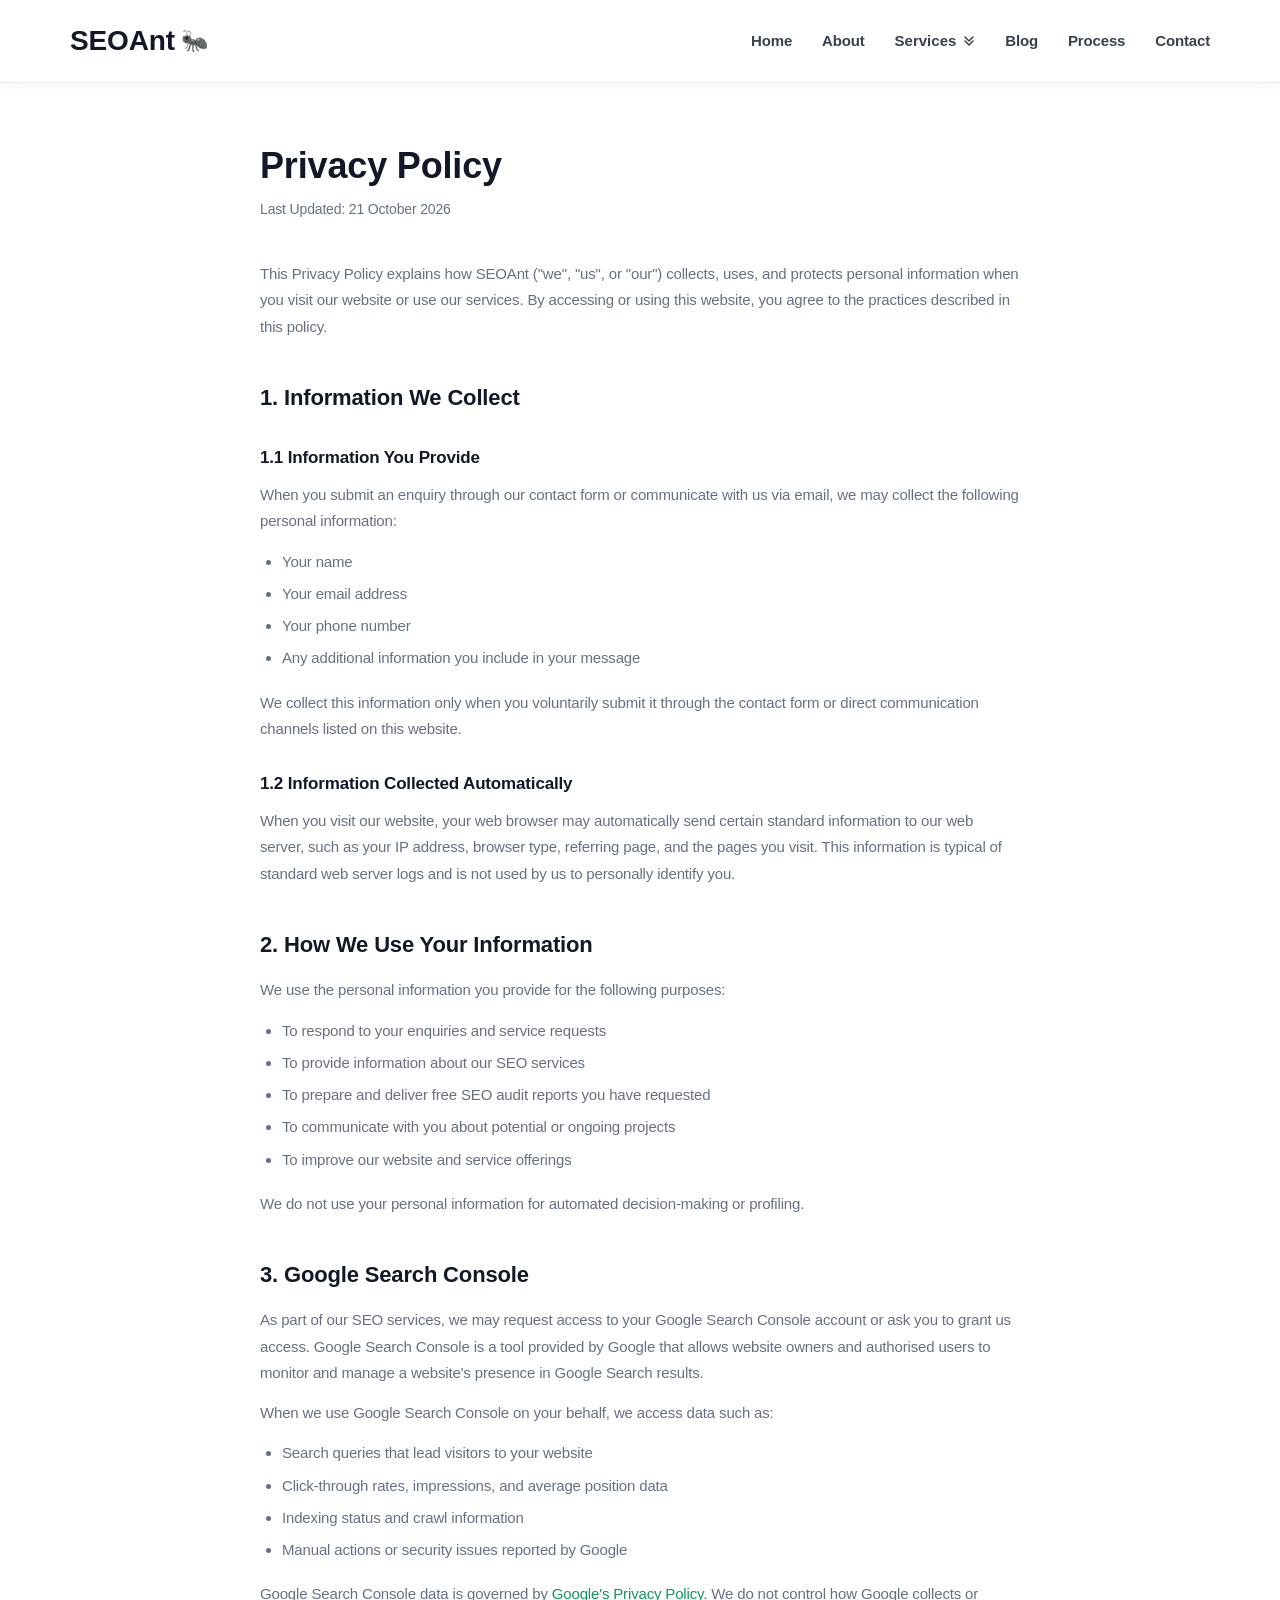
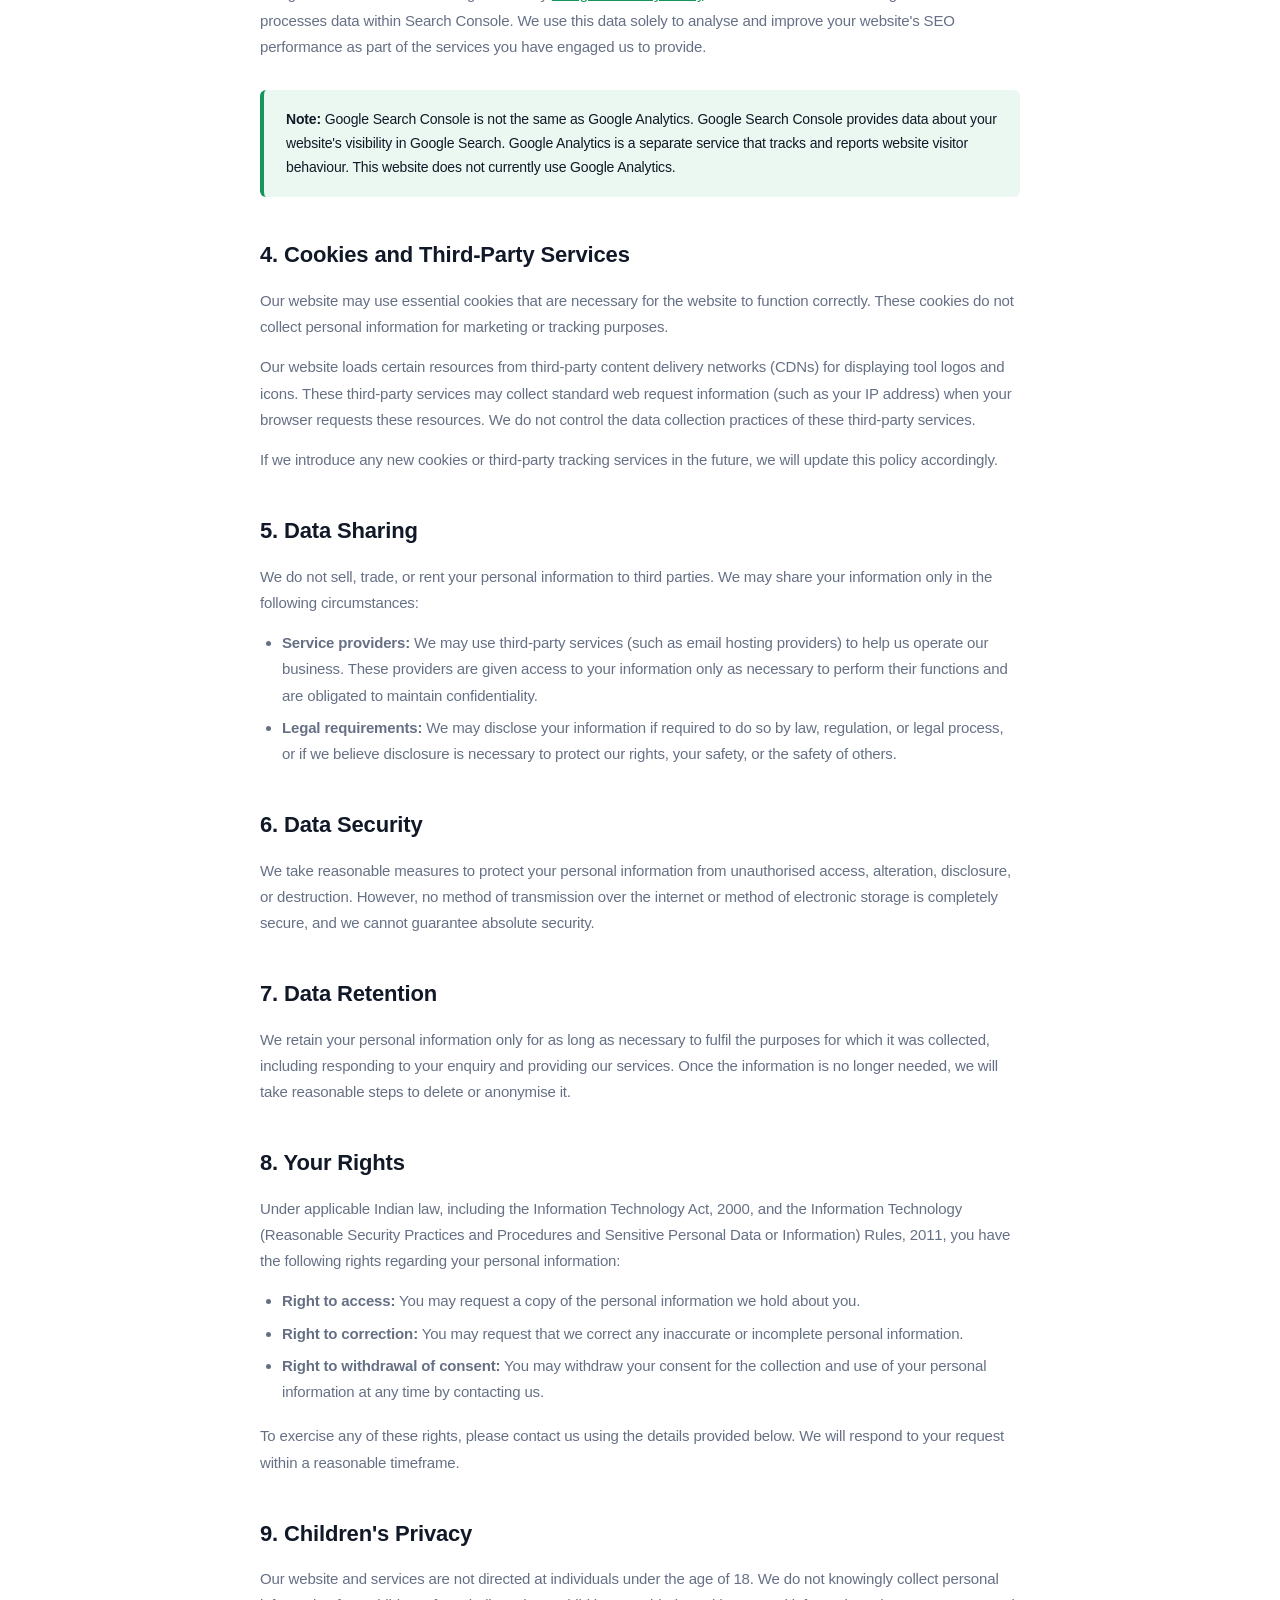
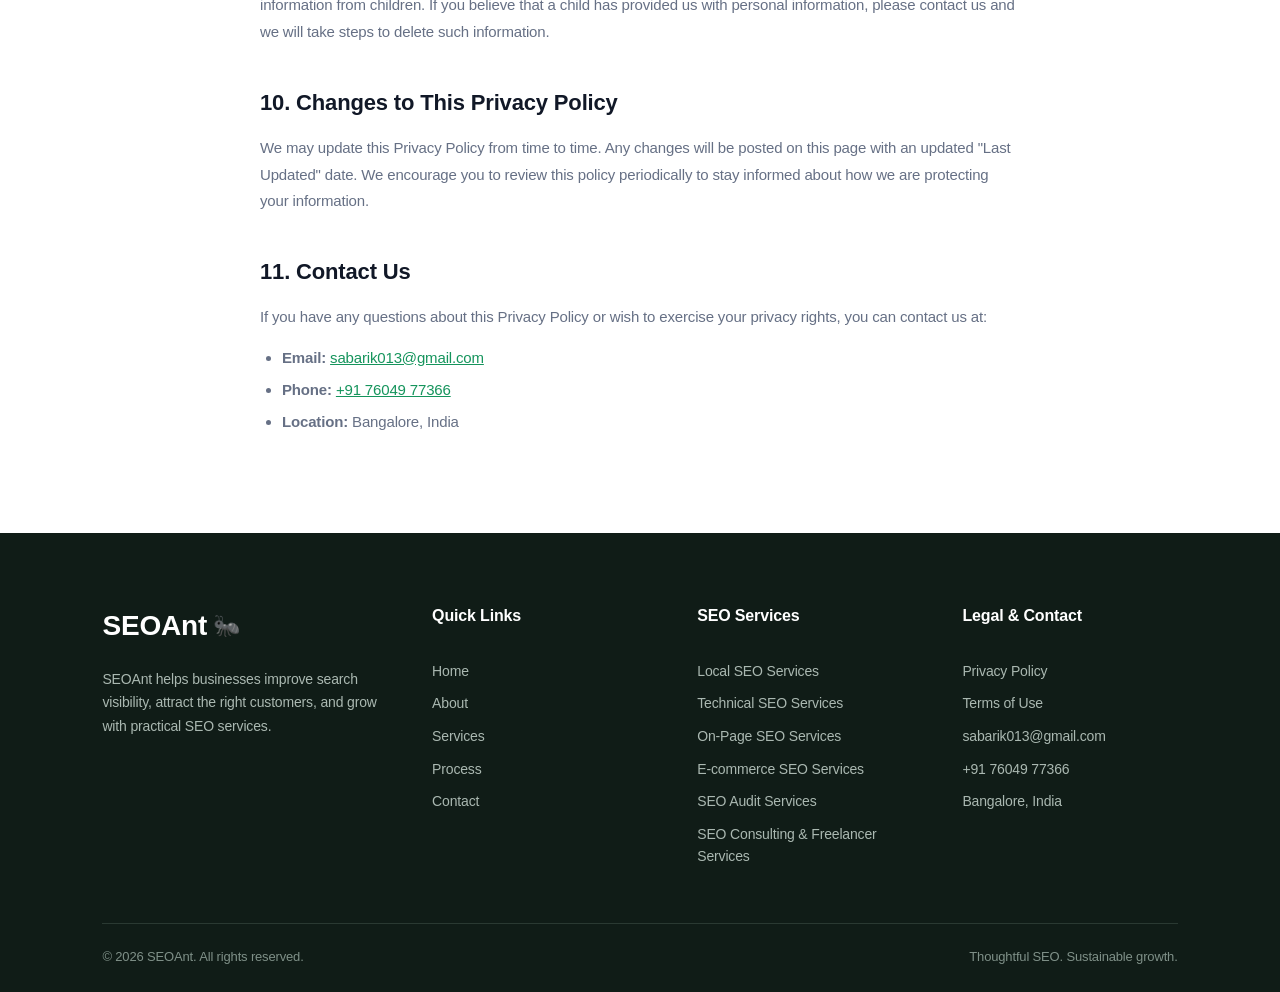
<file: privacy-policy.html>
<!DOCTYPE html>
<html lang="en">

<head>

    <meta charset="UTF-8">

    <!-- SEO -->
    <title>Privacy Policy | SEOAnt – SEO Services in Bangalore</title>

    <meta name="description"
        content="Read SEOAnt's Privacy Policy to understand how we collect, use, and protect your personal information when you use our website and SEO services.">

    <meta name="robots" content="noindex, follow">

    <meta name="author" content="SEOAnt">

    <!-- Responsive -->
    <meta name="viewport" content="width=device-width, initial-scale=1.0">
    <link rel="canonical" href="https://yourdomain.com/privacy-policy">

    <!-- CSS -->
    <link rel="stylesheet" href="style.css">

    <style>
        /* =========================================================
           LEGAL PAGE — Scoped Styles
           ========================================================= */

        .legal-page {
            max-width: 820px;
            margin: 0 auto;
            padding: 60px 30px 80px;
        }

        .legal-page h1 {
            margin-bottom: 8px;
            color: var(--dark);
            font-size: 36px;
            font-weight: 800;
            line-height: 1.3;
        }

        .legal-page .legal-updated {
            display: block;
            margin-bottom: 40px;
            color: var(--text);
            font-size: 14px;
        }

        .legal-page h2 {
            margin: 40px 0 14px;
            color: var(--dark);
            font-size: 22px;
            font-weight: 700;
        }

        .legal-page h3 {
            margin: 28px 0 10px;
            color: var(--dark);
            font-size: 17px;
            font-weight: 700;
        }

        .legal-page p,
        .legal-page li {
            color: var(--text);
            font-size: 15px;
            line-height: 1.75;
        }

        .legal-page p {
            margin-bottom: 14px;
        }

        .legal-page ul,
        .legal-page ol {
            margin: 10px 0 18px 22px;
        }

        .legal-page li {
            margin-bottom: 6px;
        }

        .legal-page a {
            color: var(--green);
            text-decoration: underline;
        }

        .legal-page a:hover {
            color: #12ae73;
        }

        .legal-page .legal-note {
            margin: 30px 0;
            padding: 18px 22px;
            background: var(--green-light);
            border-left: 4px solid var(--green);
            border-radius: 6px;
            color: var(--dark);
            font-size: 14px;
            line-height: 1.7;
        }

        /* Responsive */
        @media (max-width: 600px) {
            .legal-page {
                padding: 40px 20px 60px;
            }
            .legal-page h1 {
                font-size: 28px;
            }
            .legal-page h2 {
                font-size: 19px;
            }
        }
    </style>

</head>

<body>

    <!-- =========================================
         HEADER
    ========================================== -->

    <header>
        <nav class="navbar" aria-label="Main navigation">

            <a href="/" class="logo" style="text-decoration:none;">
                SEOAnt
                <span class="logo-icon">🐜</span>
            </a>

            <ul class="nav-links" id="primary-navigation">
                <li><a href="/#home">Home</a></li>
                <li><a href="/#about">About</a></li>
                <li class="nav-dropdown">
                    <button class="nav-dropdown-toggle" type="button" aria-expanded="false" aria-haspopup="true" aria-controls="service-menu">Services <span class="nav-dropdown-chevron" aria-hidden="true"><svg viewBox="0 0 12 14" focusable="false"><path d="m2 3 4 4 4-4M2 7l4 4 4-4"/></svg></span></button>
                    <ul class="service-menu" id="service-menu" aria-label="SEO services">
                        <li><a href="/local-seo"><span class="service-menu-icon" aria-hidden="true">»</span><strong>Local SEO Services</strong></a></li>
                        <li><a href="/technical-seo"><span class="service-menu-icon" aria-hidden="true">»</span><strong>Technical SEO Services</strong></a></li>
                        <li><a href="/on-page-seo"><span class="service-menu-icon" aria-hidden="true">»</span><strong>On-Page SEO Services</strong></a></li>
                        <li><a href="/ecommerce-seo"><span class="service-menu-icon" aria-hidden="true">»</span><strong>E-commerce SEO Services</strong></a></li>
                        <li><a href="/seo-audit"><span class="service-menu-icon" aria-hidden="true">»</span><strong>SEO Audit Services</strong></a></li>
                        <li><a href="/seo-consulting"><span class="service-menu-icon" aria-hidden="true">»</span><strong>SEO Consulting &amp; Freelancer Services</strong></a></li>
                    </ul>
                </li>
                <li><a href="/blog">Blog</a></li>
                <li><a href="/#process">Process</a></li>
                <li><a href="/#contact">Contact</a></li>
            </ul>

            <button class="menu-toggle" type="button" aria-label="Open navigation menu" aria-expanded="false" aria-controls="primary-navigation">
                <span></span><span></span><span></span>
            </button>
        </nav>
    </header>


    <main>

        <article class="legal-page">

            <h1>Privacy Policy</h1>

            <span class="legal-updated">Last Updated: 21 October 2026</span>


            <p>
                This Privacy Policy explains how SEOAnt ("we", "us", or "our") collects, uses,
                and protects personal information when you visit our website or use our services.
                By accessing or using this website, you agree to the practices described in this policy.
            </p>


            <!-- 1. Information We Collect -->

            <h2>1. Information We Collect</h2>

            <h3>1.1 Information You Provide</h3>

            <p>
                When you submit an enquiry through our contact form or communicate with us via email,
                we may collect the following personal information:
            </p>

            <ul>
                <li>Your name</li>
                <li>Your email address</li>
                <li>Your phone number</li>
                <li>Any additional information you include in your message</li>
            </ul>

            <p>
                We collect this information only when you voluntarily submit it through the contact
                form or direct communication channels listed on this website.
            </p>

            <h3>1.2 Information Collected Automatically</h3>

            <p>
                When you visit our website, your web browser may automatically send certain standard
                information to our web server, such as your IP address, browser type, referring page,
                and the pages you visit. This information is typical of standard web server logs and
                is not used by us to personally identify you.
            </p>


            <!-- 2. How We Use Your Information -->

            <h2>2. How We Use Your Information</h2>

            <p>We use the personal information you provide for the following purposes:</p>

            <ul>
                <li>To respond to your enquiries and service requests</li>
                <li>To provide information about our SEO services</li>
                <li>To prepare and deliver free SEO audit reports you have requested</li>
                <li>To communicate with you about potential or ongoing projects</li>
                <li>To improve our website and service offerings</li>
            </ul>

            <p>
                We do not use your personal information for automated decision-making or profiling.
            </p>


            <!-- 3. Google Search Console -->

            <h2>3. Google Search Console</h2>

            <p>
                As part of our SEO services, we may request access to your Google Search Console
                account or ask you to grant us access. Google Search Console is a tool provided by
                Google that allows website owners and authorised users to monitor and manage a
                website's presence in Google Search results.
            </p>

            <p>
                When we use Google Search Console on your behalf, we access data such as:
            </p>

            <ul>
                <li>Search queries that lead visitors to your website</li>
                <li>Click-through rates, impressions, and average position data</li>
                <li>Indexing status and crawl information</li>
                <li>Manual actions or security issues reported by Google</li>
            </ul>

            <p>
                Google Search Console data is governed by
                <a href="https://policies.google.com/privacy" target="_blank" rel="noopener noreferrer">Google's Privacy Policy</a>.
                We do not control how Google collects or processes data within Search Console.
                We use this data solely to analyse and improve your website's SEO performance
                as part of the services you have engaged us to provide.
            </p>

            <div class="legal-note">
                <strong>Note:</strong> Google Search Console is not the same as Google Analytics.
                Google Search Console provides data about your website's visibility in Google Search.
                Google Analytics is a separate service that tracks and reports website visitor behaviour.
                This website does not currently use Google Analytics.
            </div>


            <!-- 4. Cookies and Third-Party Services -->

            <h2>4. Cookies and Third-Party Services</h2>

            <p>
                Our website may use essential cookies that are necessary for the website to function
                correctly. These cookies do not collect personal information for marketing or tracking
                purposes.
            </p>

            <p>
                Our website loads certain resources from third-party content delivery networks (CDNs)
                for displaying tool logos and icons. These third-party services may collect standard
                web request information (such as your IP address) when your browser requests these
                resources. We do not control the data collection practices of these third-party services.
            </p>

            <p>
                If we introduce any new cookies or third-party tracking services in the future,
                we will update this policy accordingly.
            </p>


            <!-- 5. Data Sharing -->

            <h2>5. Data Sharing</h2>

            <p>
                We do not sell, trade, or rent your personal information to third parties.
                We may share your information only in the following circumstances:
            </p>

            <ul>
                <li>
                    <strong>Service providers:</strong> We may use third-party services
                    (such as email hosting providers) to help us operate our business.
                    These providers are given access to your information only as necessary
                    to perform their functions and are obligated to maintain confidentiality.
                </li>
                <li>
                    <strong>Legal requirements:</strong> We may disclose your information
                    if required to do so by law, regulation, or legal process, or if we
                    believe disclosure is necessary to protect our rights, your safety,
                    or the safety of others.
                </li>
            </ul>


            <!-- 6. Data Security -->

            <h2>6. Data Security</h2>

            <p>
                We take reasonable measures to protect your personal information from
                unauthorised access, alteration, disclosure, or destruction. However,
                no method of transmission over the internet or method of electronic
                storage is completely secure, and we cannot guarantee absolute security.
            </p>


            <!-- 7. Data Retention -->

            <h2>7. Data Retention</h2>

            <p>
                We retain your personal information only for as long as necessary to
                fulfil the purposes for which it was collected, including responding to
                your enquiry and providing our services. Once the information is no longer
                needed, we will take reasonable steps to delete or anonymise it.
            </p>


            <!-- 8. Your Rights -->

            <h2>8. Your Rights</h2>

            <p>
                Under applicable Indian law, including the Information Technology Act, 2000,
                and the Information Technology (Reasonable Security Practices and Procedures
                and Sensitive Personal Data or Information) Rules, 2011, you have the
                following rights regarding your personal information:
            </p>

            <ul>
                <li>
                    <strong>Right to access:</strong> You may request a copy of the personal
                    information we hold about you.
                </li>
                <li>
                    <strong>Right to correction:</strong> You may request that we correct
                    any inaccurate or incomplete personal information.
                </li>
                <li>
                    <strong>Right to withdrawal of consent:</strong> You may withdraw your
                    consent for the collection and use of your personal information at any
                    time by contacting us.
                </li>
            </ul>

            <p>
                To exercise any of these rights, please contact us using the details
                provided below. We will respond to your request within a reasonable timeframe.
            </p>


            <!-- 9. Children's Privacy -->

            <h2>9. Children's Privacy</h2>

            <p>
                Our website and services are not directed at individuals under the age of 18.
                We do not knowingly collect personal information from children. If you believe
                that a child has provided us with personal information, please contact us and
                we will take steps to delete such information.
            </p>


            <!-- 10. Changes to This Policy -->

            <h2>10. Changes to This Privacy Policy</h2>

            <p>
                We may update this Privacy Policy from time to time. Any changes will be posted
                on this page with an updated "Last Updated" date. We encourage you to review
                this policy periodically to stay informed about how we are protecting your information.
            </p>


            <!-- 11. Contact Us -->

            <h2>11. Contact Us</h2>

            <p>
                If you have any questions about this Privacy Policy or wish to exercise your
                privacy rights, you can contact us at:
            </p>

            <ul>
                <li>
                    <strong>Email:</strong>
                    <a href="mailto:sabarik013@gmail.com">sabarik013@gmail.com</a>
                </li>
                <li>
                    <strong>Phone:</strong>
                    <a href="tel:+917604977366">+91 76049 77366</a>
                </li>
                <li>
                    <strong>Location:</strong> Bangalore, India
                </li>
            </ul>

        </article>

    </main>



    <!-- =========================
     FOOTER
========================= -->

<footer class="site-footer">
    <div class="footer-container">
        <div class="footer-brand"><a class="footer-logo" href="/#home" aria-label="SEOAnt home">SEOAnt <span class="ant-motion" aria-hidden="true">🐜</span></a><p>SEOAnt helps businesses improve search visibility, attract the right customers, and grow with practical SEO services.</p></div>
        <nav class="footer-links" aria-label="Quick links"><h3>Quick Links</h3><a href="/#home">Home</a><a href="/#about">About</a><a href="/#services">Services</a><a href="/#process">Process</a><a href="/#contact">Contact</a></nav>
        <nav class="footer-links" aria-label="SEO services"><h3>SEO Services</h3><a href="/local-seo">Local SEO Services</a><a href="/technical-seo">Technical SEO Services</a><a href="/on-page-seo">On-Page SEO Services</a><a href="/ecommerce-seo">E-commerce SEO Services</a><a href="/seo-audit">SEO Audit Services</a><a href="/seo-consulting">SEO Consulting &amp; Freelancer Services</a></nav>
        <div class="footer-links"><h3>Legal &amp; Contact</h3><a href="/privacy-policy">Privacy Policy</a><a href="/terms-of-use">Terms of Use</a><a href="mailto:sabarik013@gmail.com">sabarik013@gmail.com</a><a href="tel:+917604977366">+91 76049 77366</a><span>Bangalore, India</span></div>
    </div>
    <div class="footer-bottom"><p>&copy; 2026 SEOAnt. All rights reserved.</p><p>Thoughtful SEO. Sustainable growth.</p></div>
</footer>

<script src="script.js"></script>

</body>

</html>
</file>
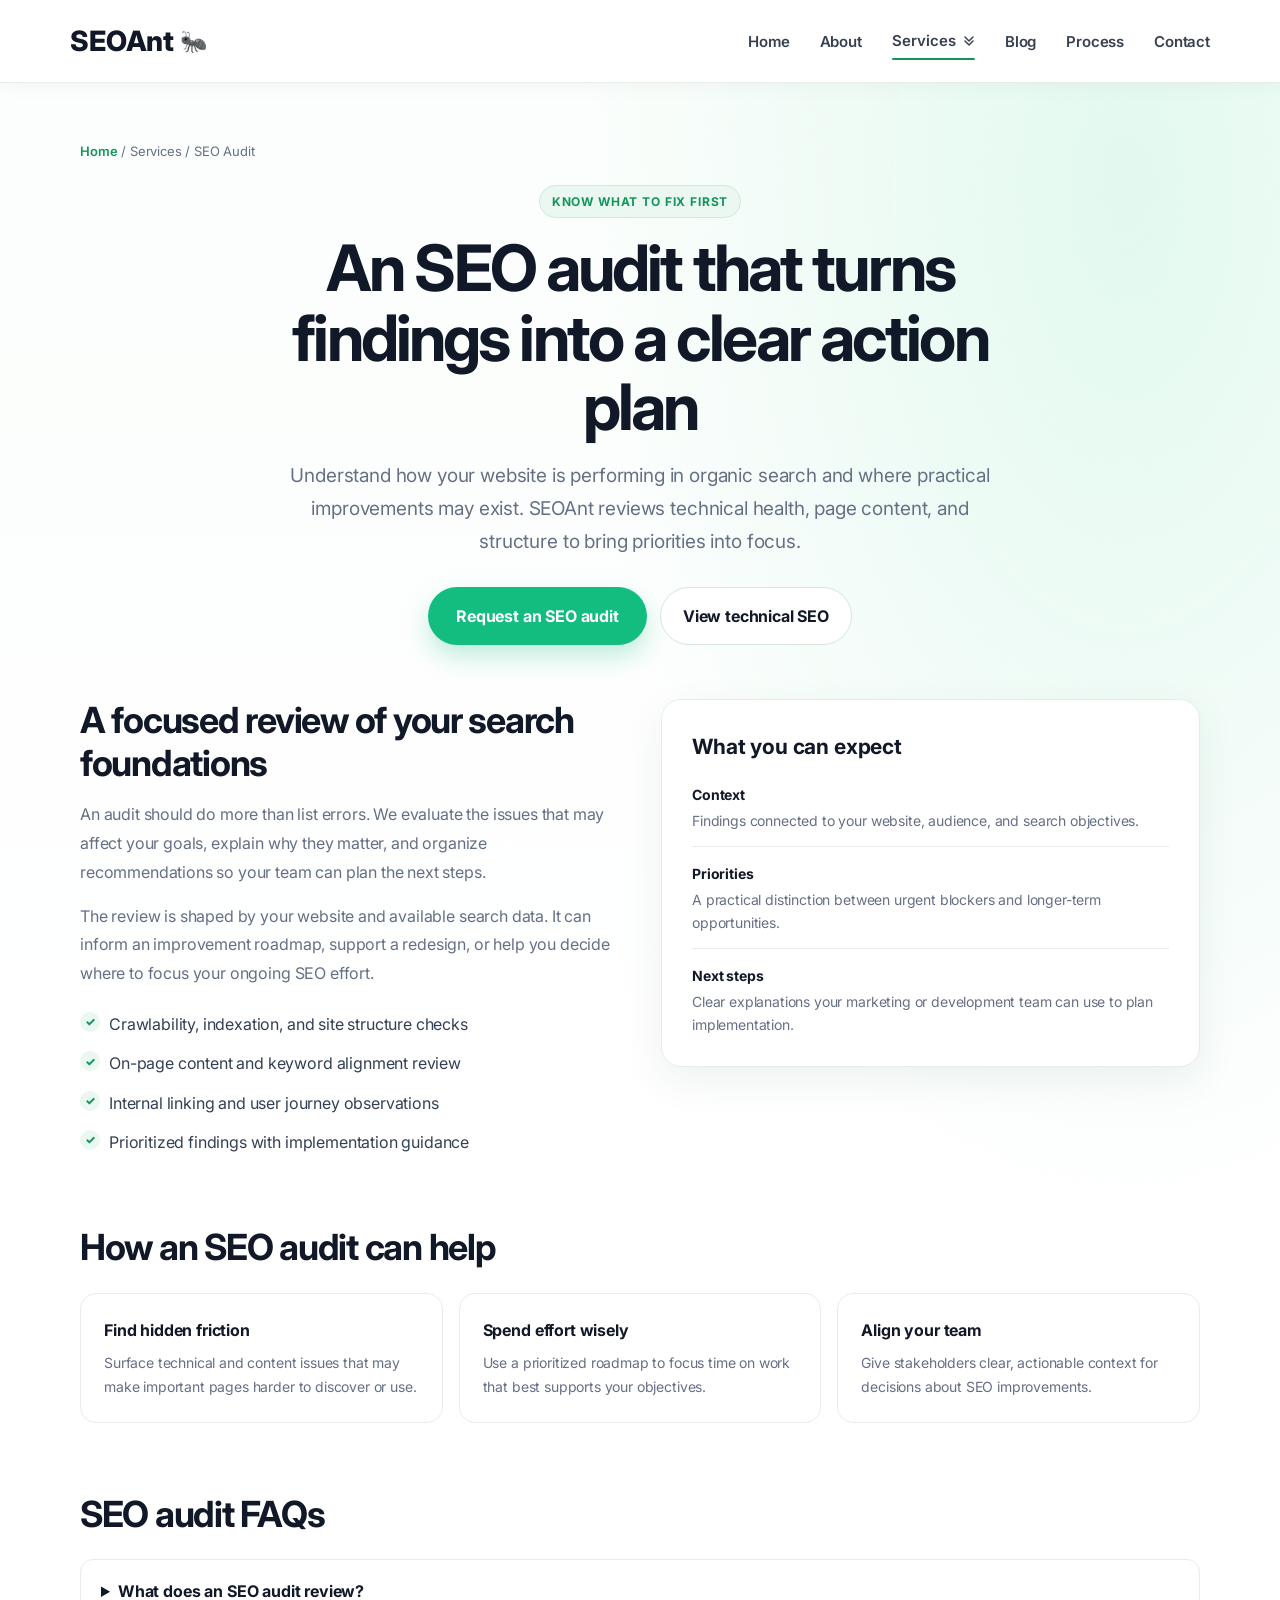
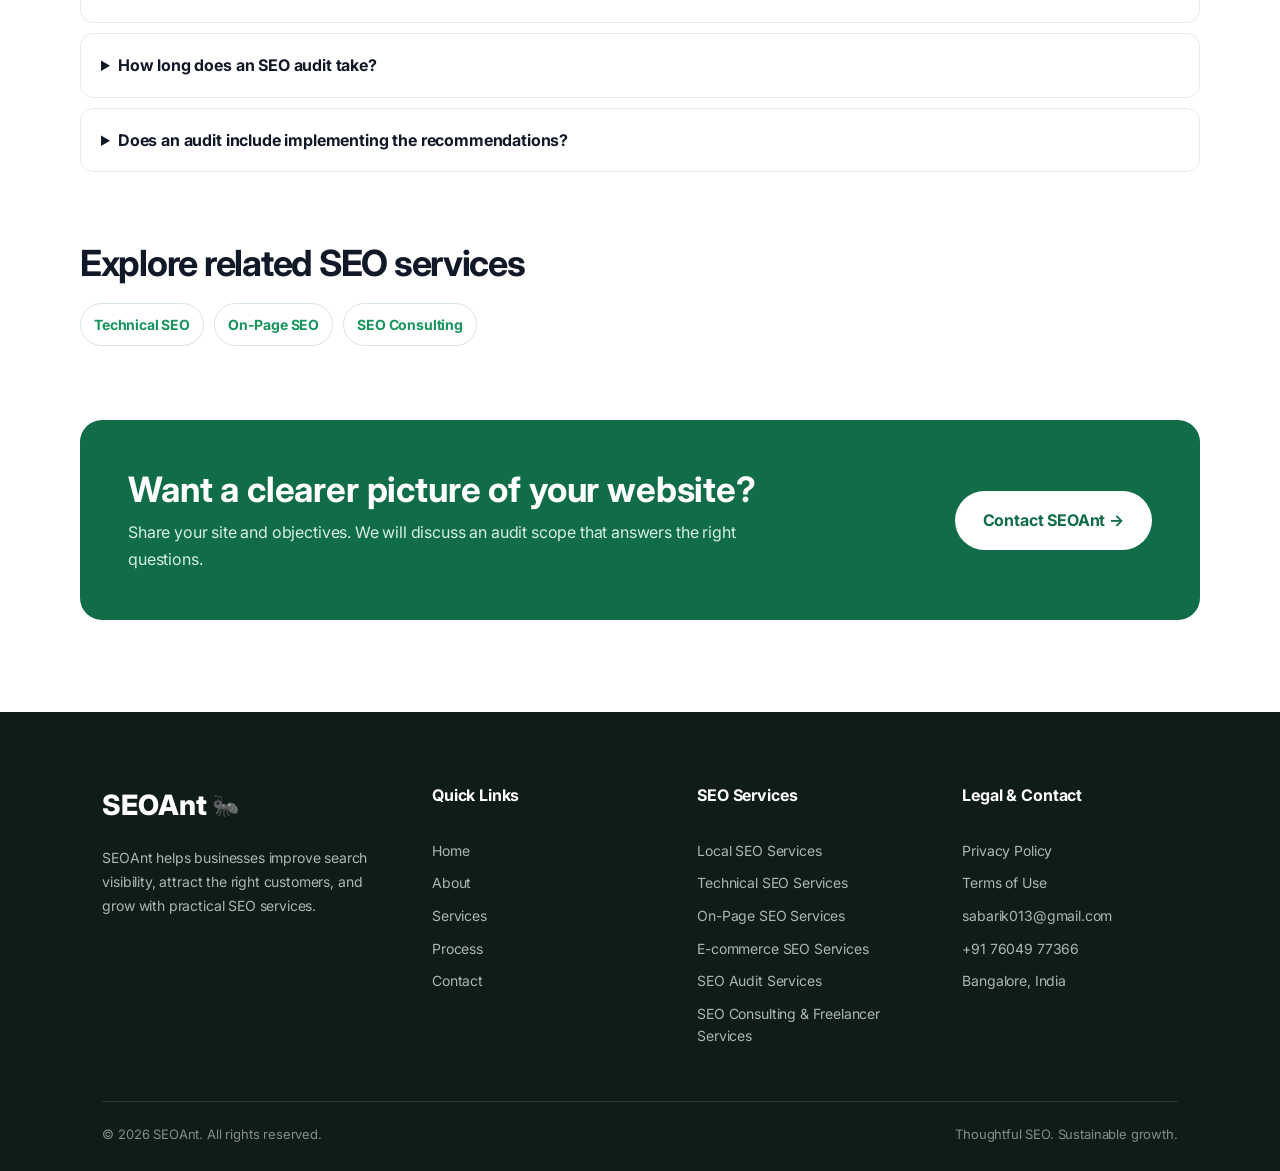
<file: seo-audit.html>
<!DOCTYPE html>
<html lang="en">
<head>
    <meta charset="UTF-8">
    <meta name="viewport" content="width=device-width, initial-scale=1">
    <title>SEO Audit Services | SEOAnt</title>
    <meta name="description" content="Understand what's limiting your organic search performance with an SEOAnt SEO audit and a prioritized action plan for your website.">
    <meta name="robots" content="index, follow">
    <meta name="author" content="SEOAnt">
    <link rel="canonical" href="https://yourdomain.com/seo-audit">
    <meta property="og:type" content="website">
    <meta property="og:url" content="https://yourdomain.com/seo-audit">
    <meta property="og:title" content="SEO Audit Services | SEOAnt">
    <meta property="og:description" content="Get a practical, prioritized review of your website's technical health, content, and on-page SEO opportunities.">
    <link rel="preconnect" href="https://fonts.googleapis.com">
    <link rel="preconnect" href="https://fonts.gstatic.com" crossorigin>
    <link href="https://fonts.googleapis.com/css2?family=Inter:wght@400;500;600;700;800&display=swap" rel="stylesheet">
    <link rel="stylesheet" href="style.css">
</head>
<body class="service-page">
    <header>
        <nav class="navbar" aria-label="Main navigation">
            <a class="logo" href="/#home" aria-label="SEOAnt home">SEOAnt <span class="logo-icon" aria-hidden="true">🐜</span></a>
            <ul class="nav-links" id="primary-navigation">
                <li><a href="/#home">Home</a></li>
                <li><a href="/#about">About</a></li>
                <li class="nav-dropdown">
                    <button class="nav-dropdown-toggle" type="button" aria-expanded="false" aria-haspopup="true" aria-controls="service-menu" aria-current="page">Services <span class="nav-dropdown-chevron" aria-hidden="true"><svg viewBox="0 0 12 14" focusable="false"><path d="m2 3 4 4 4-4M2 7l4 4 4-4"/></svg></span></button>
                    <ul class="service-menu" id="service-menu" aria-label="SEO services">
                        <li><a href="/local-seo"><span class="service-menu-icon" aria-hidden="true">»</span><strong>Local SEO Services</strong></a></li>
                        <li><a href="/technical-seo"><span class="service-menu-icon" aria-hidden="true">»</span><strong>Technical SEO Services</strong></a></li>
                        <li><a href="/on-page-seo"><span class="service-menu-icon" aria-hidden="true">»</span><strong>On-Page SEO Services</strong></a></li>
                        <li><a href="/ecommerce-seo"><span class="service-menu-icon" aria-hidden="true">»</span><strong>E-commerce SEO Services</strong></a></li>
                        <li><a href="/seo-audit" aria-current="page"><span class="service-menu-icon" aria-hidden="true">»</span><strong>SEO Audit Services</strong></a></li>
                        <li><a href="/seo-consulting"><span class="service-menu-icon" aria-hidden="true">»</span><strong>SEO Consulting &amp; Freelancer Services</strong></a></li>
                    </ul>
                </li>
                <li><a href="/blog">Blog</a></li>
                <li><a href="/#process">Process</a></li>
                <li><a href="/#contact">Contact</a></li>
            </ul>
            <button class="menu-toggle" type="button" aria-label="Open navigation menu" aria-expanded="false" aria-controls="primary-navigation"><span></span><span></span><span></span></button>
        </nav>
    </header>
    <main class="service-main">
        <div class="service-wrap">
            <div class="service-breadcrumb"><a href="/">Home</a> / Services / SEO Audit</div>
            <section class="service-hero">
                <span class="service-kicker">Know what to fix first</span>
                <h1>An SEO audit that turns findings into a clear action plan</h1>
                <p>Understand how your website is performing in organic search and where practical improvements may exist. SEOAnt reviews technical health, page content, and structure to bring priorities into focus.</p>
                <div class="service-actions">
                    <a class="primary-btn" href="/#contact">Request an SEO audit</a>
                    <a class="service-secondary-btn" href="/technical-seo">View technical SEO</a>
                </div>
            </section>
            <section class="service-overview" aria-labelledby="audit-review">
                <div class="service-copy">
                    <h2 id="audit-review">A focused review of your search foundations</h2>
                    <p>An audit should do more than list errors. We evaluate the issues that may affect your goals, explain why they matter, and organize recommendations so your team can plan the next steps.</p>
                    <p>The review is shaped by your website and available search data. It can inform an improvement roadmap, support a redesign, or help you decide where to focus your ongoing SEO effort.</p>
                    <ul class="service-checklist">
                        <li>Crawlability, indexation, and site structure checks</li>
                        <li>On-page content and keyword alignment review</li>
                        <li>Internal linking and user journey observations</li>
                        <li>Prioritized findings with implementation guidance</li>
                    </ul>
                </div>
                <aside class="service-panel">
                    <h2>What you can expect</h2>
                    <ul>
                        <li><strong>Context</strong>Findings connected to your website, audience, and search objectives.</li>
                        <li><strong>Priorities</strong>A practical distinction between urgent blockers and longer-term opportunities.</li>
                        <li><strong>Next steps</strong>Clear explanations your marketing or development team can use to plan implementation.</li>
                    </ul>
                </aside>
            </section>
            <section class="service-content-section">
                <h2>How an SEO audit can help</h2>
                <div class="service-benefits">
                    <article class="service-benefit"><h3>Find hidden friction</h3><p>Surface technical and content issues that may make important pages harder to discover or use.</p></article>
                    <article class="service-benefit"><h3>Spend effort wisely</h3><p>Use a prioritized roadmap to focus time on work that best supports your objectives.</p></article>
                    <article class="service-benefit"><h3>Align your team</h3><p>Give stakeholders clear, actionable context for decisions about SEO improvements.</p></article>
                </div>
            </section>
            <section class="service-content-section">
                <h2>SEO audit FAQs</h2>
                <div class="service-faq">
                    <details><summary>What does an SEO audit review?</summary><p>A review can examine crawlability, indexation, site structure, page-level elements, content, internal links, and available organic performance data. Audit depth is agreed based on your site and needs.</p></details>
                    <details><summary>How long does an SEO audit take?</summary><p>Timing depends on website size, complexity, data access, and agreed scope. SEOAnt will clarify the expected process and deliverables before work begins.</p></details>
                    <details><summary>Does an audit include implementing the recommendations?</summary><p>An audit primarily identifies and prioritizes opportunities. Implementation support can be discussed separately, depending on the work required and your team's preferences.</p></details>
                </div>
            </section>
            <section class="service-content-section">
                <h2>Explore related SEO services</h2>
                <div class="related-links"><a href="/technical-seo">Technical SEO</a><a href="/on-page-seo">On-Page SEO</a><a href="/seo-consulting">SEO Consulting</a></div>
            </section>
            <section class="service-contact">
                <div><h2>Want a clearer picture of your website?</h2><p>Share your site and objectives. We will discuss an audit scope that answers the right questions.</p></div>
                <a class="primary-btn" href="/#contact">Contact SEOAnt &rarr;</a>
            </section>
        </div>
    </main>
    <footer class="site-footer">
        <div class="footer-container">
            <div class="footer-brand"><a class="footer-logo" href="/#home" aria-label="SEOAnt home">SEOAnt <span class="ant-motion" aria-hidden="true">🐜</span></a><p>SEOAnt helps businesses improve search visibility, attract the right customers, and grow with practical SEO services.</p></div>
            <nav class="footer-links" aria-label="Quick links"><h3>Quick Links</h3><a href="/#home">Home</a><a href="/#about">About</a><a href="/#services">Services</a><a href="/#process">Process</a><a href="/#contact">Contact</a></nav>
            <nav class="footer-links" aria-label="SEO services"><h3>SEO Services</h3><a href="/local-seo">Local SEO Services</a><a href="/technical-seo">Technical SEO Services</a><a href="/on-page-seo">On-Page SEO Services</a><a href="/ecommerce-seo">E-commerce SEO Services</a><a href="/seo-audit">SEO Audit Services</a><a href="/seo-consulting">SEO Consulting &amp; Freelancer Services</a></nav>
            <div class="footer-links"><h3>Legal &amp; Contact</h3><a href="/privacy-policy">Privacy Policy</a><a href="/terms-of-use">Terms of Use</a><a href="mailto:sabarik013@gmail.com">sabarik013@gmail.com</a><a href="tel:+917604977366">+91 76049 77366</a><span>Bangalore, India</span></div>
        </div>
        <div class="footer-bottom"><p>&copy; 2026 SEOAnt. All rights reserved.</p><p>Thoughtful SEO. Sustainable growth.</p></div>
    </footer>
    <script src="script.js"></script>
</body>
</html>
</file>
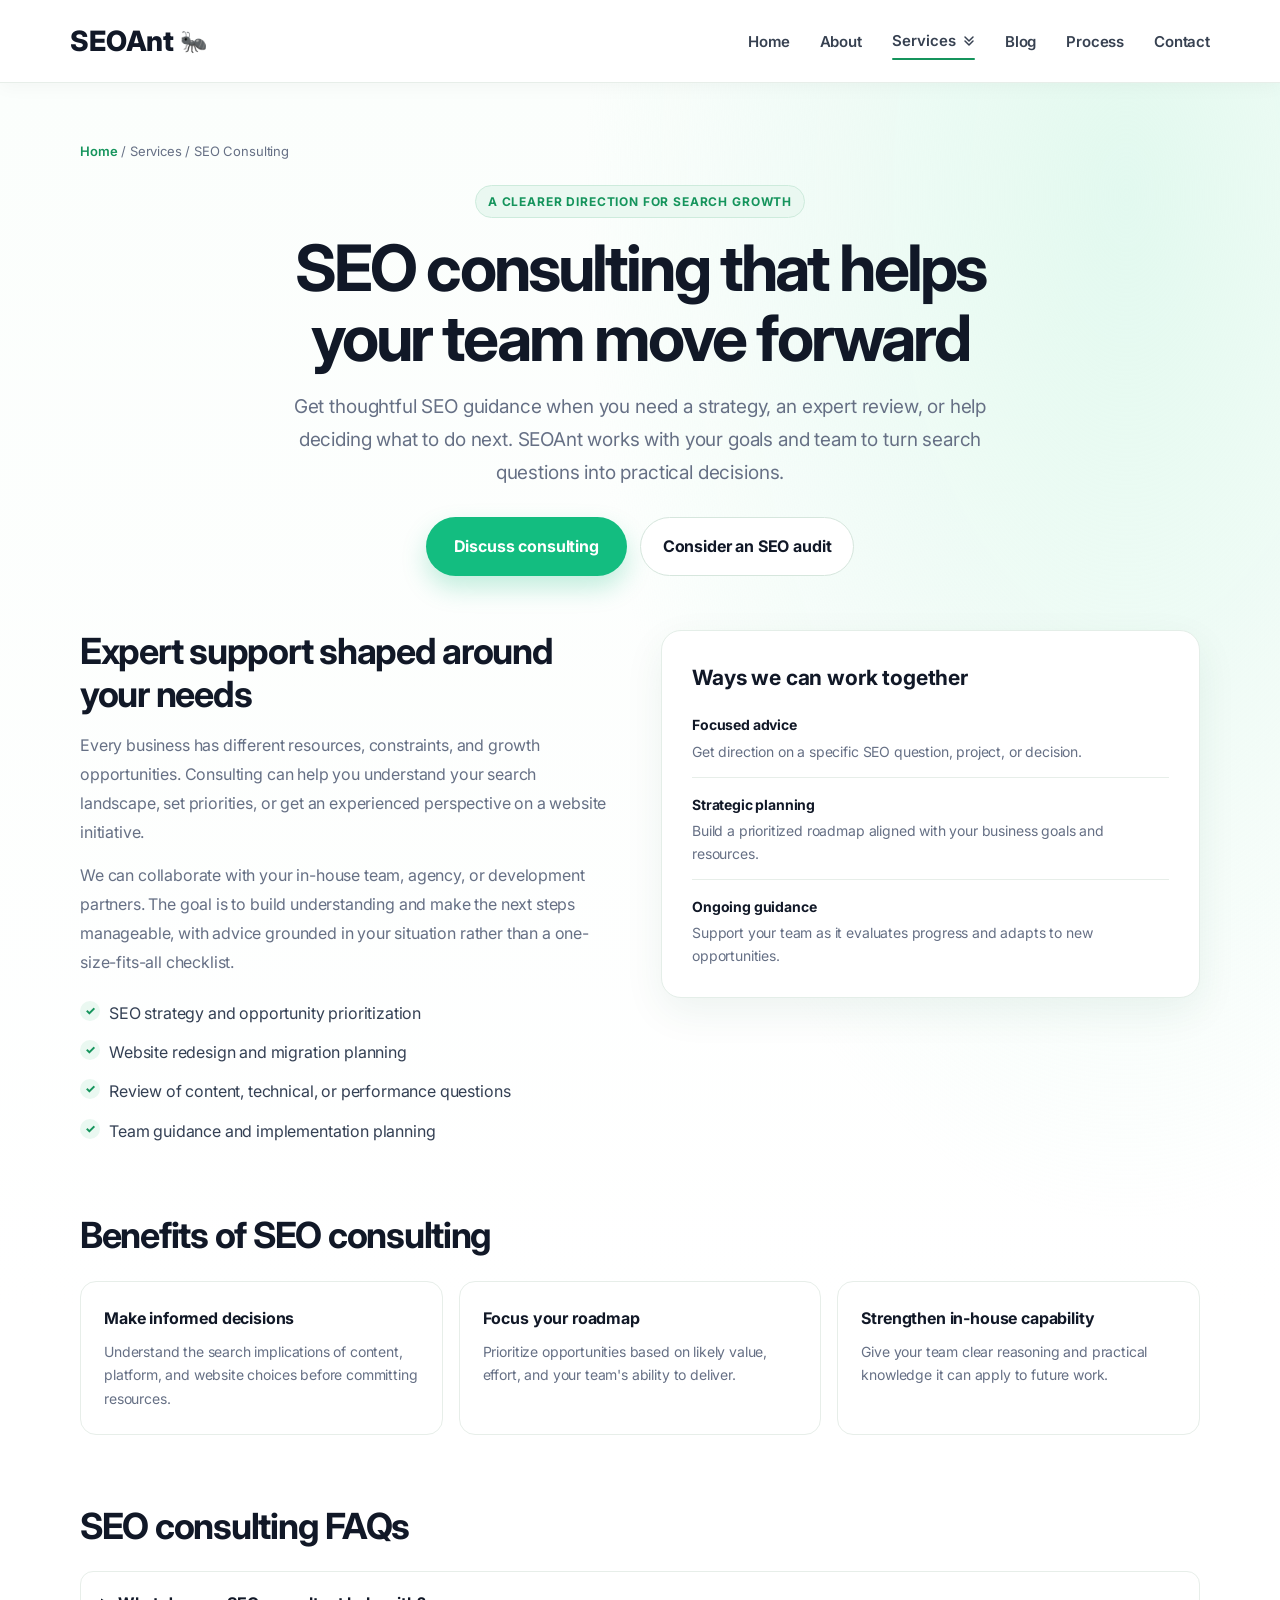
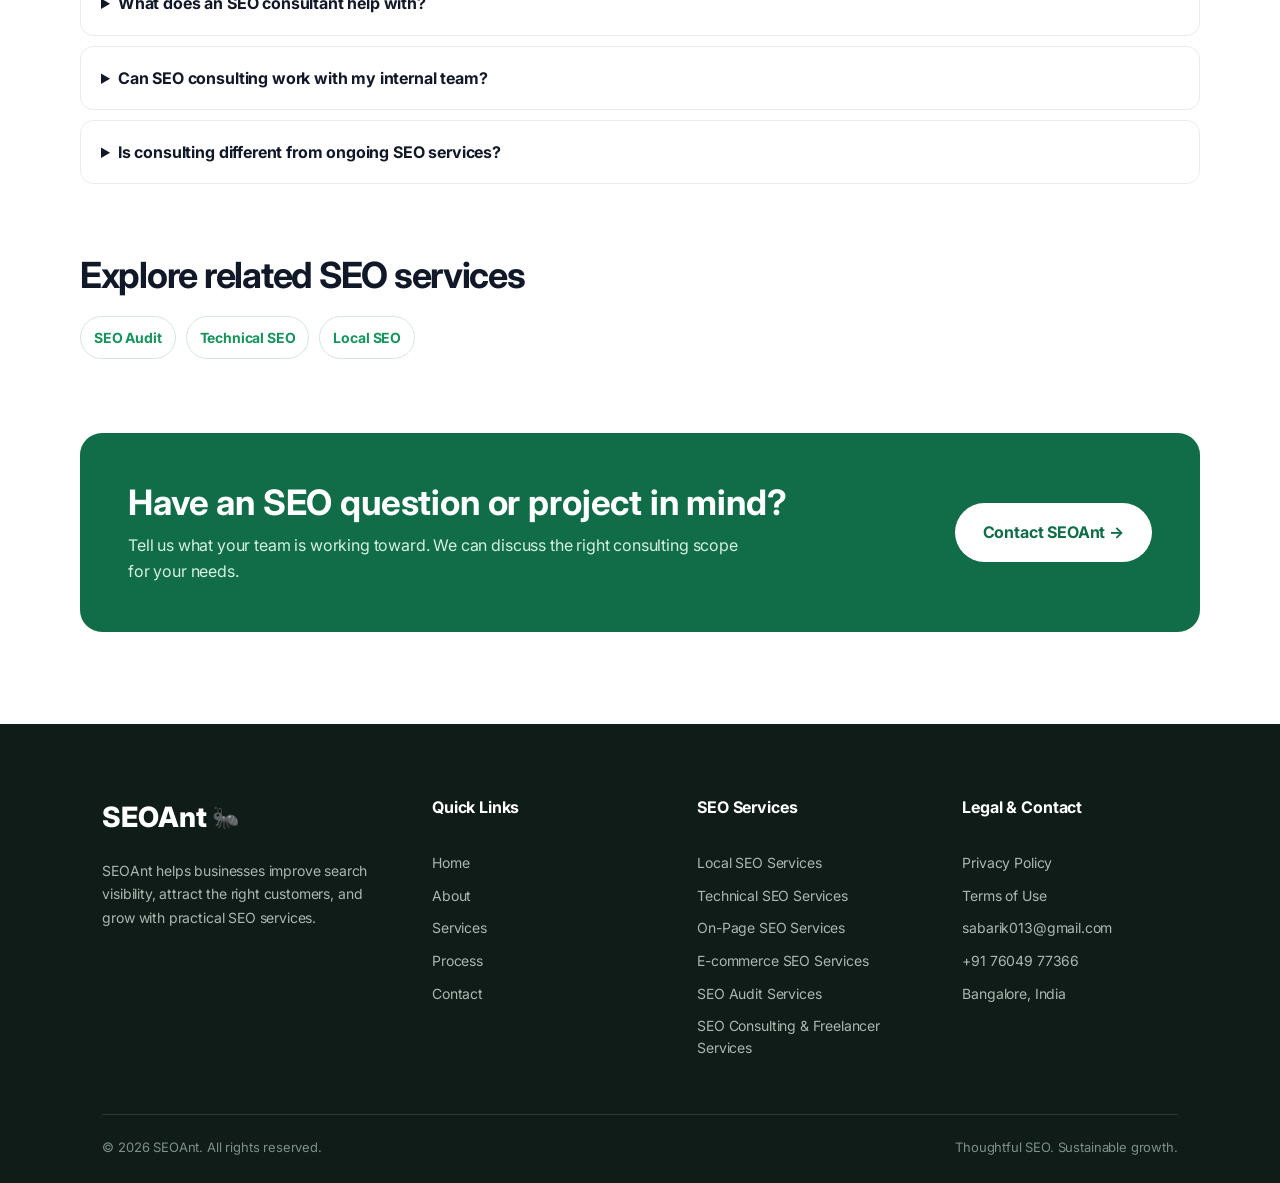
<file: seo-consulting.html>
<!DOCTYPE html>
<html lang="en">
<head>
    <meta charset="UTF-8">
    <meta name="viewport" content="width=device-width, initial-scale=1">
    <title>SEO Consulting Services | SEOAnt</title>
    <meta name="description" content="Get practical SEO consulting for strategy, prioritization, and implementation planning tailored to your website, team, and business goals.">
    <meta name="robots" content="index, follow">
    <meta name="author" content="SEOAnt">
    <link rel="canonical" href="https://yourdomain.com/seo-consulting">
    <meta property="og:type" content="website">
    <meta property="og:url" content="https://yourdomain.com/seo-consulting">
    <meta property="og:title" content="SEO Consulting Services | SEOAnt">
    <meta property="og:description" content="Make confident search decisions with tailored SEO strategy and practical guidance from SEOAnt.">
    <link rel="preconnect" href="https://fonts.googleapis.com">
    <link rel="preconnect" href="https://fonts.gstatic.com" crossorigin>
    <link href="https://fonts.googleapis.com/css2?family=Inter:wght@400;500;600;700;800&display=swap" rel="stylesheet">
    <link rel="stylesheet" href="style.css">
</head>
<body class="service-page">
    <header>
        <nav class="navbar" aria-label="Main navigation">
            <a class="logo" href="/#home" aria-label="SEOAnt home">SEOAnt <span class="logo-icon" aria-hidden="true">🐜</span></a>
            <ul class="nav-links" id="primary-navigation">
                <li><a href="/#home">Home</a></li>
                <li><a href="/#about">About</a></li>
                <li class="nav-dropdown">
                    <button class="nav-dropdown-toggle" type="button" aria-expanded="false" aria-haspopup="true" aria-controls="service-menu" aria-current="page">Services <span class="nav-dropdown-chevron" aria-hidden="true"><svg viewBox="0 0 12 14" focusable="false"><path d="m2 3 4 4 4-4M2 7l4 4 4-4"/></svg></span></button>
                    <ul class="service-menu" id="service-menu" aria-label="SEO services">
                        <li><a href="/local-seo"><span class="service-menu-icon" aria-hidden="true">»</span><strong>Local SEO Services</strong></a></li>
                        <li><a href="/technical-seo"><span class="service-menu-icon" aria-hidden="true">»</span><strong>Technical SEO Services</strong></a></li>
                        <li><a href="/on-page-seo"><span class="service-menu-icon" aria-hidden="true">»</span><strong>On-Page SEO Services</strong></a></li>
                        <li><a href="/ecommerce-seo"><span class="service-menu-icon" aria-hidden="true">»</span><strong>E-commerce SEO Services</strong></a></li>
                        <li><a href="/seo-audit"><span class="service-menu-icon" aria-hidden="true">»</span><strong>SEO Audit Services</strong></a></li>
                        <li><a href="/seo-consulting" aria-current="page"><span class="service-menu-icon" aria-hidden="true">»</span><strong>SEO Consulting &amp; Freelancer Services</strong></a></li>
                    </ul>
                </li>
                <li><a href="/blog">Blog</a></li>
                <li><a href="/#process">Process</a></li>
                <li><a href="/#contact">Contact</a></li>
            </ul>
            <button class="menu-toggle" type="button" aria-label="Open navigation menu" aria-expanded="false" aria-controls="primary-navigation"><span></span><span></span><span></span></button>
        </nav>
    </header>
    <main class="service-main">
        <div class="service-wrap">
            <div class="service-breadcrumb"><a href="/">Home</a> / Services / SEO Consulting</div>
            <section class="service-hero">
                <span class="service-kicker">A clearer direction for search growth</span>
                <h1>SEO consulting that helps your team move forward</h1>
                <p>Get thoughtful SEO guidance when you need a strategy, an expert review, or help deciding what to do next. SEOAnt works with your goals and team to turn search questions into practical decisions.</p>
                <div class="service-actions">
                    <a class="primary-btn" href="/#contact">Discuss consulting</a>
                    <a class="service-secondary-btn" href="/seo-audit">Consider an SEO audit</a>
                </div>
            </section>
            <section class="service-overview" aria-labelledby="consulting-approach">
                <div class="service-copy">
                    <h2 id="consulting-approach">Expert support shaped around your needs</h2>
                    <p>Every business has different resources, constraints, and growth opportunities. Consulting can help you understand your search landscape, set priorities, or get an experienced perspective on a website initiative.</p>
                    <p>We can collaborate with your in-house team, agency, or development partners. The goal is to build understanding and make the next steps manageable, with advice grounded in your situation rather than a one-size-fits-all checklist.</p>
                    <ul class="service-checklist">
                        <li>SEO strategy and opportunity prioritization</li>
                        <li>Website redesign and migration planning</li>
                        <li>Review of content, technical, or performance questions</li>
                        <li>Team guidance and implementation planning</li>
                    </ul>
                </div>
                <aside class="service-panel">
                    <h2>Ways we can work together</h2>
                    <ul>
                        <li><strong>Focused advice</strong>Get direction on a specific SEO question, project, or decision.</li>
                        <li><strong>Strategic planning</strong>Build a prioritized roadmap aligned with your business goals and resources.</li>
                        <li><strong>Ongoing guidance</strong>Support your team as it evaluates progress and adapts to new opportunities.</li>
                    </ul>
                </aside>
            </section>
            <section class="service-content-section">
                <h2>Benefits of SEO consulting</h2>
                <div class="service-benefits">
                    <article class="service-benefit"><h3>Make informed decisions</h3><p>Understand the search implications of content, platform, and website choices before committing resources.</p></article>
                    <article class="service-benefit"><h3>Focus your roadmap</h3><p>Prioritize opportunities based on likely value, effort, and your team's ability to deliver.</p></article>
                    <article class="service-benefit"><h3>Strengthen in-house capability</h3><p>Give your team clear reasoning and practical knowledge it can apply to future work.</p></article>
                </div>
            </section>
            <section class="service-content-section">
                <h2>SEO consulting FAQs</h2>
                <div class="service-faq">
                    <details><summary>What does an SEO consultant help with?</summary><p>Consulting may cover strategy, audits, content priorities, technical decisions, migrations, analytics, or coaching. We agree the focus together based on the questions you need answered.</p></details>
                    <details><summary>Can SEO consulting work with my internal team?</summary><p>Yes. Consulting can provide external expertise and planning support while your team leads implementation. Collaboration and deliverables can be shaped to fit how your team works.</p></details>
                    <details><summary>Is consulting different from ongoing SEO services?</summary><p>Consulting is often focused on guidance, review, and decision-making. Ongoing SEO support may include recurring research, optimization, implementation, and reporting. The right arrangement depends on the work you need.</p></details>
                </div>
            </section>
            <section class="service-content-section">
                <h2>Explore related SEO services</h2>
                <div class="related-links"><a href="/seo-audit">SEO Audit</a><a href="/technical-seo">Technical SEO</a><a href="/local-seo">Local SEO</a></div>
            </section>
            <section class="service-contact">
                <div><h2>Have an SEO question or project in mind?</h2><p>Tell us what your team is working toward. We can discuss the right consulting scope for your needs.</p></div>
                <a class="primary-btn" href="/#contact">Contact SEOAnt &rarr;</a>
            </section>
        </div>
    </main>
    <footer class="site-footer">
        <div class="footer-container">
            <div class="footer-brand"><a class="footer-logo" href="/#home" aria-label="SEOAnt home">SEOAnt <span class="ant-motion" aria-hidden="true">🐜</span></a><p>SEOAnt helps businesses improve search visibility, attract the right customers, and grow with practical SEO services.</p></div>
            <nav class="footer-links" aria-label="Quick links"><h3>Quick Links</h3><a href="/#home">Home</a><a href="/#about">About</a><a href="/#services">Services</a><a href="/#process">Process</a><a href="/#contact">Contact</a></nav>
            <nav class="footer-links" aria-label="SEO services"><h3>SEO Services</h3><a href="/local-seo">Local SEO Services</a><a href="/technical-seo">Technical SEO Services</a><a href="/on-page-seo">On-Page SEO Services</a><a href="/ecommerce-seo">E-commerce SEO Services</a><a href="/seo-audit">SEO Audit Services</a><a href="/seo-consulting">SEO Consulting &amp; Freelancer Services</a></nav>
            <div class="footer-links"><h3>Legal &amp; Contact</h3><a href="/privacy-policy">Privacy Policy</a><a href="/terms-of-use">Terms of Use</a><a href="mailto:sabarik013@gmail.com">sabarik013@gmail.com</a><a href="tel:+917604977366">+91 76049 77366</a><span>Bangalore, India</span></div>
        </div>
        <div class="footer-bottom"><p>&copy; 2026 SEOAnt. All rights reserved.</p><p>Thoughtful SEO. Sustainable growth.</p></div>
    </footer>
    <script src="script.js"></script>
</body>
</html>
</file>
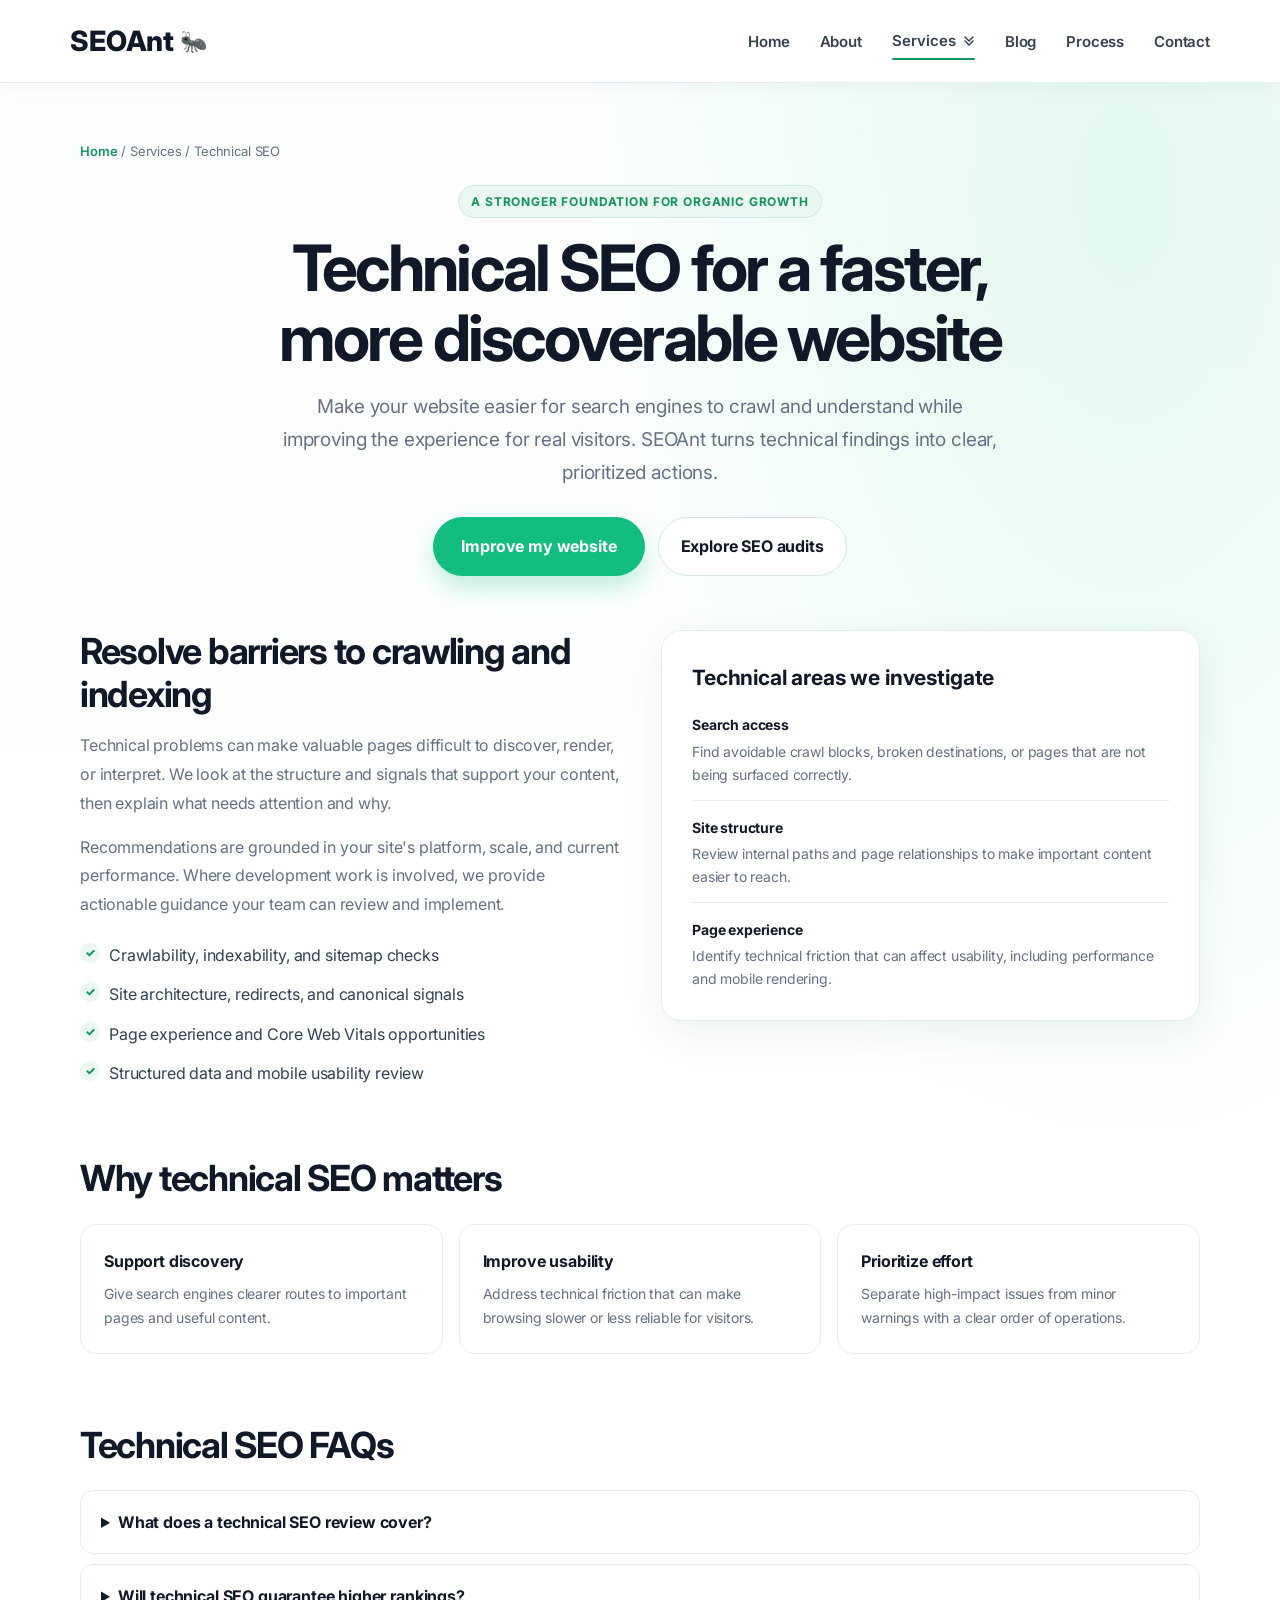
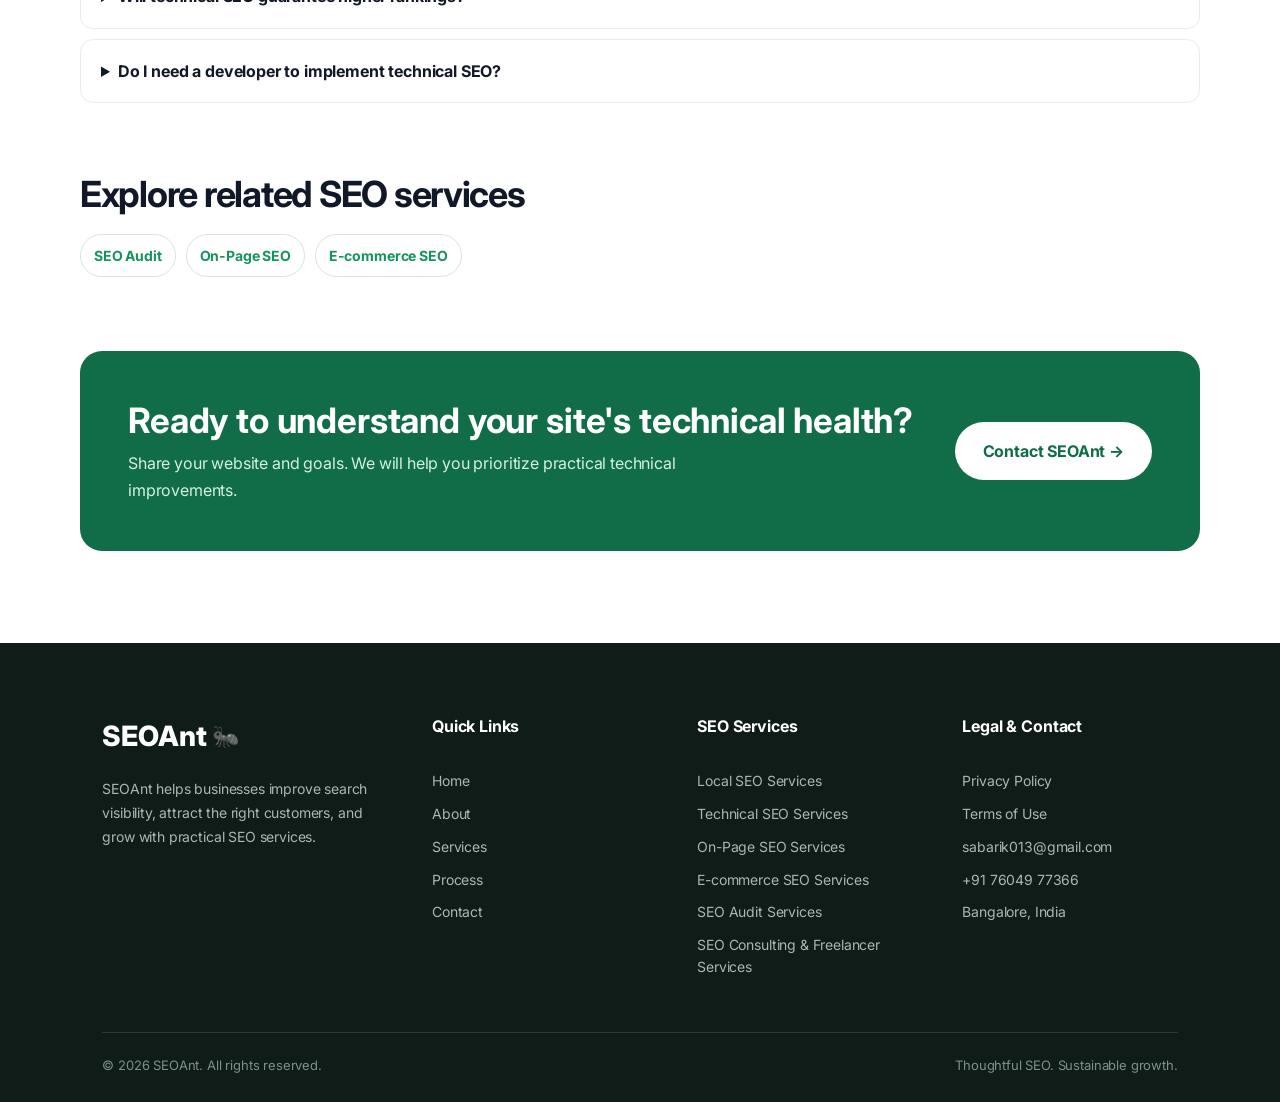
<file: technical-seo.html>
<!DOCTYPE html>
<html lang="en">
<head>
    <meta charset="UTF-8">
    <meta name="viewport" content="width=device-width, initial-scale=1">
    <title>Technical SEO Services | SEOAnt</title>
    <meta name="description" content="Improve your website's crawlability, indexing, speed, and technical foundations with clear, prioritized technical SEO support from SEOAnt.">
    <meta name="robots" content="index, follow">
    <meta name="author" content="SEOAnt">
    <link rel="canonical" href="https://yourdomain.com/technical-seo">
    <meta property="og:type" content="website">
    <meta property="og:url" content="https://yourdomain.com/technical-seo">
    <meta property="og:title" content="Technical SEO Services | SEOAnt">
    <meta property="og:description" content="Build a healthier technical foundation for organic search with SEOAnt technical SEO recommendations.">
    <link rel="preconnect" href="https://fonts.googleapis.com">
    <link rel="preconnect" href="https://fonts.gstatic.com" crossorigin>
    <link href="https://fonts.googleapis.com/css2?family=Inter:wght@400;500;600;700;800&display=swap" rel="stylesheet">
    <link rel="stylesheet" href="style.css">
</head>
<body class="service-page">
    <header>
        <nav class="navbar" aria-label="Main navigation">
            <a class="logo" href="/#home" aria-label="SEOAnt home">SEOAnt <span class="logo-icon" aria-hidden="true">🐜</span></a>
            <ul class="nav-links" id="primary-navigation">
                <li><a href="/#home">Home</a></li>
                <li><a href="/#about">About</a></li>
                <li class="nav-dropdown">
                    <button class="nav-dropdown-toggle" type="button" aria-expanded="false" aria-haspopup="true" aria-controls="service-menu" aria-current="page">Services <span class="nav-dropdown-chevron" aria-hidden="true"><svg viewBox="0 0 12 14" focusable="false"><path d="m2 3 4 4 4-4M2 7l4 4 4-4"/></svg></span></button>
                    <ul class="service-menu" id="service-menu" aria-label="SEO services">
                        <li><a href="/local-seo"><span class="service-menu-icon" aria-hidden="true">»</span><strong>Local SEO Services</strong></a></li>
                        <li><a href="/technical-seo" aria-current="page"><span class="service-menu-icon" aria-hidden="true">»</span><strong>Technical SEO Services</strong></a></li>
                        <li><a href="/on-page-seo"><span class="service-menu-icon" aria-hidden="true">»</span><strong>On-Page SEO Services</strong></a></li>
                        <li><a href="/ecommerce-seo"><span class="service-menu-icon" aria-hidden="true">»</span><strong>E-commerce SEO Services</strong></a></li>
                        <li><a href="/seo-audit"><span class="service-menu-icon" aria-hidden="true">»</span><strong>SEO Audit Services</strong></a></li>
                        <li><a href="/seo-consulting"><span class="service-menu-icon" aria-hidden="true">»</span><strong>SEO Consulting &amp; Freelancer Services</strong></a></li>
                    </ul>
                </li>
                <li><a href="/blog">Blog</a></li>
                <li><a href="/#process">Process</a></li>
                <li><a href="/#contact">Contact</a></li>
            </ul>
            <button class="menu-toggle" type="button" aria-label="Open navigation menu" aria-expanded="false" aria-controls="primary-navigation"><span></span><span></span><span></span></button>
        </nav>
    </header>
    <main class="service-main">
        <div class="service-wrap">
            <div class="service-breadcrumb"><a href="/">Home</a> / Services / Technical SEO</div>
            <section class="service-hero">
                <span class="service-kicker">A stronger foundation for organic growth</span>
                <h1>Technical SEO for a faster, more discoverable website</h1>
                <p>Make your website easier for search engines to crawl and understand while improving the experience for real visitors. SEOAnt turns technical findings into clear, prioritized actions.</p>
                <div class="service-actions">
                    <a class="primary-btn" href="/#contact">Improve my website</a>
                    <a class="service-secondary-btn" href="/seo-audit">Explore SEO audits</a>
                </div>
            </section>
            <section class="service-overview" aria-labelledby="technical-review">
                <div class="service-copy">
                    <h2 id="technical-review">Resolve barriers to crawling and indexing</h2>
                    <p>Technical problems can make valuable pages difficult to discover, render, or interpret. We look at the structure and signals that support your content, then explain what needs attention and why.</p>
                    <p>Recommendations are grounded in your site's platform, scale, and current performance. Where development work is involved, we provide actionable guidance your team can review and implement.</p>
                    <ul class="service-checklist">
                        <li>Crawlability, indexability, and sitemap checks</li>
                        <li>Site architecture, redirects, and canonical signals</li>
                        <li>Page experience and Core Web Vitals opportunities</li>
                        <li>Structured data and mobile usability review</li>
                    </ul>
                </div>
                <aside class="service-panel">
                    <h2>Technical areas we investigate</h2>
                    <ul>
                        <li><strong>Search access</strong>Find avoidable crawl blocks, broken destinations, or pages that are not being surfaced correctly.</li>
                        <li><strong>Site structure</strong>Review internal paths and page relationships to make important content easier to reach.</li>
                        <li><strong>Page experience</strong>Identify technical friction that can affect usability, including performance and mobile rendering.</li>
                    </ul>
                </aside>
            </section>
            <section class="service-content-section">
                <h2>Why technical SEO matters</h2>
                <div class="service-benefits">
                    <article class="service-benefit"><h3>Support discovery</h3><p>Give search engines clearer routes to important pages and useful content.</p></article>
                    <article class="service-benefit"><h3>Improve usability</h3><p>Address technical friction that can make browsing slower or less reliable for visitors.</p></article>
                    <article class="service-benefit"><h3>Prioritize effort</h3><p>Separate high-impact issues from minor warnings with a clear order of operations.</p></article>
                </div>
            </section>
            <section class="service-content-section">
                <h2>Technical SEO FAQs</h2>
                <div class="service-faq">
                    <details><summary>What does a technical SEO review cover?</summary><p>It can cover crawl and indexation signals, internal linking, site structure, redirects, XML sitemaps, mobile usability, page performance, and structured data. Scope depends on the site and the questions you need answered.</p></details>
                    <details><summary>Will technical SEO guarantee higher rankings?</summary><p>No. Technical improvements can help search engines access and interpret a site, but rankings also depend on relevance, competition, content quality, and many other factors. No particular ranking can be guaranteed.</p></details>
                    <details><summary>Do I need a developer to implement technical SEO?</summary><p>Some changes are straightforward, while others require a developer or platform specialist. We explain the requirements and can help your team understand which work needs technical support.</p></details>
                </div>
            </section>
            <section class="service-content-section">
                <h2>Explore related SEO services</h2>
                <div class="related-links"><a href="/seo-audit">SEO Audit</a><a href="/on-page-seo">On-Page SEO</a><a href="/ecommerce-seo">E-commerce SEO</a></div>
            </section>
            <section class="service-contact">
                <div><h2>Ready to understand your site's technical health?</h2><p>Share your website and goals. We will help you prioritize practical technical improvements.</p></div>
                <a class="primary-btn" href="/#contact">Contact SEOAnt &rarr;</a>
            </section>
        </div>
    </main>
    <footer class="site-footer">
        <div class="footer-container">
            <div class="footer-brand"><a class="footer-logo" href="/#home" aria-label="SEOAnt home">SEOAnt <span class="ant-motion" aria-hidden="true">🐜</span></a><p>SEOAnt helps businesses improve search visibility, attract the right customers, and grow with practical SEO services.</p></div>
            <nav class="footer-links" aria-label="Quick links"><h3>Quick Links</h3><a href="/#home">Home</a><a href="/#about">About</a><a href="/#services">Services</a><a href="/#process">Process</a><a href="/#contact">Contact</a></nav>
            <nav class="footer-links" aria-label="SEO services"><h3>SEO Services</h3><a href="/local-seo">Local SEO Services</a><a href="/technical-seo">Technical SEO Services</a><a href="/on-page-seo">On-Page SEO Services</a><a href="/ecommerce-seo">E-commerce SEO Services</a><a href="/seo-audit">SEO Audit Services</a><a href="/seo-consulting">SEO Consulting &amp; Freelancer Services</a></nav>
            <div class="footer-links"><h3>Legal &amp; Contact</h3><a href="/privacy-policy">Privacy Policy</a><a href="/terms-of-use">Terms of Use</a><a href="mailto:sabarik013@gmail.com">sabarik013@gmail.com</a><a href="tel:+917604977366">+91 76049 77366</a><span>Bangalore, India</span></div>
        </div>
        <div class="footer-bottom"><p>&copy; 2026 SEOAnt. All rights reserved.</p><p>Thoughtful SEO. Sustainable growth.</p></div>
    </footer>
    <script src="script.js"></script>
</body>
</html>
</file>
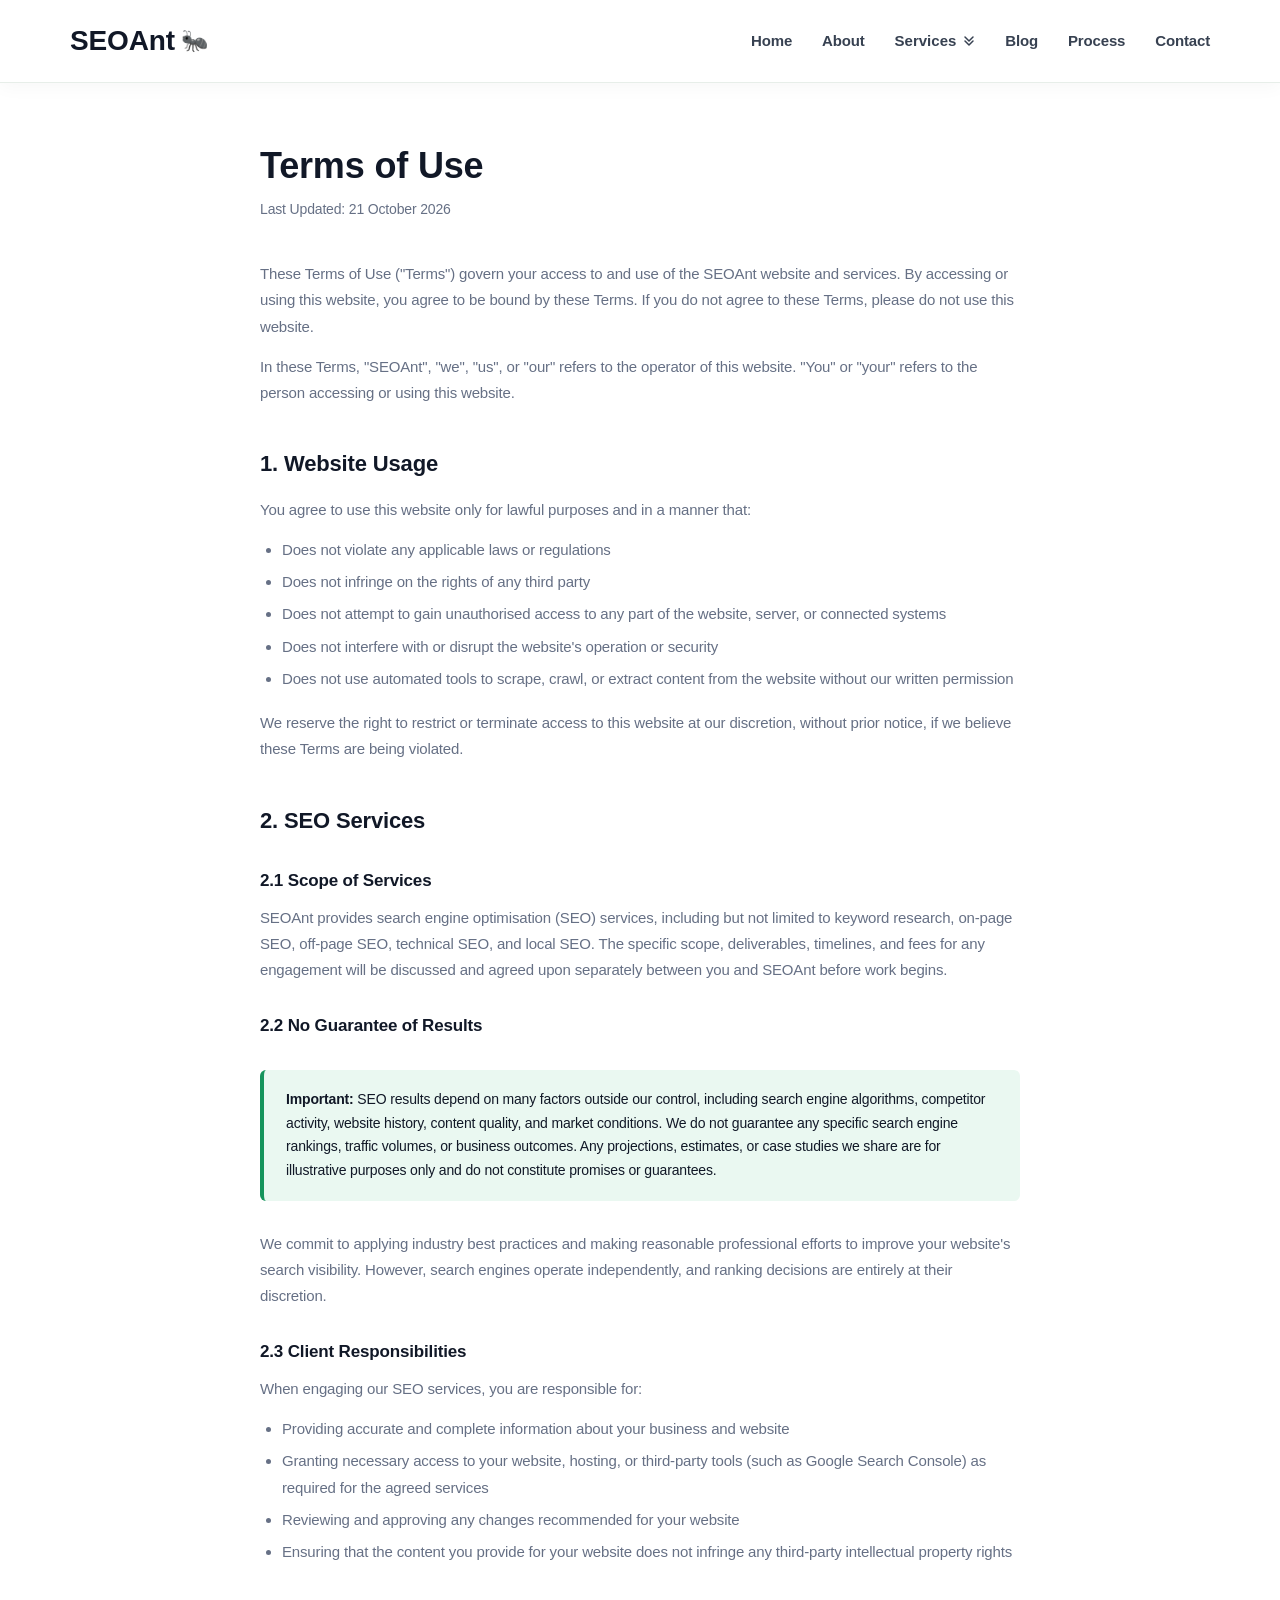
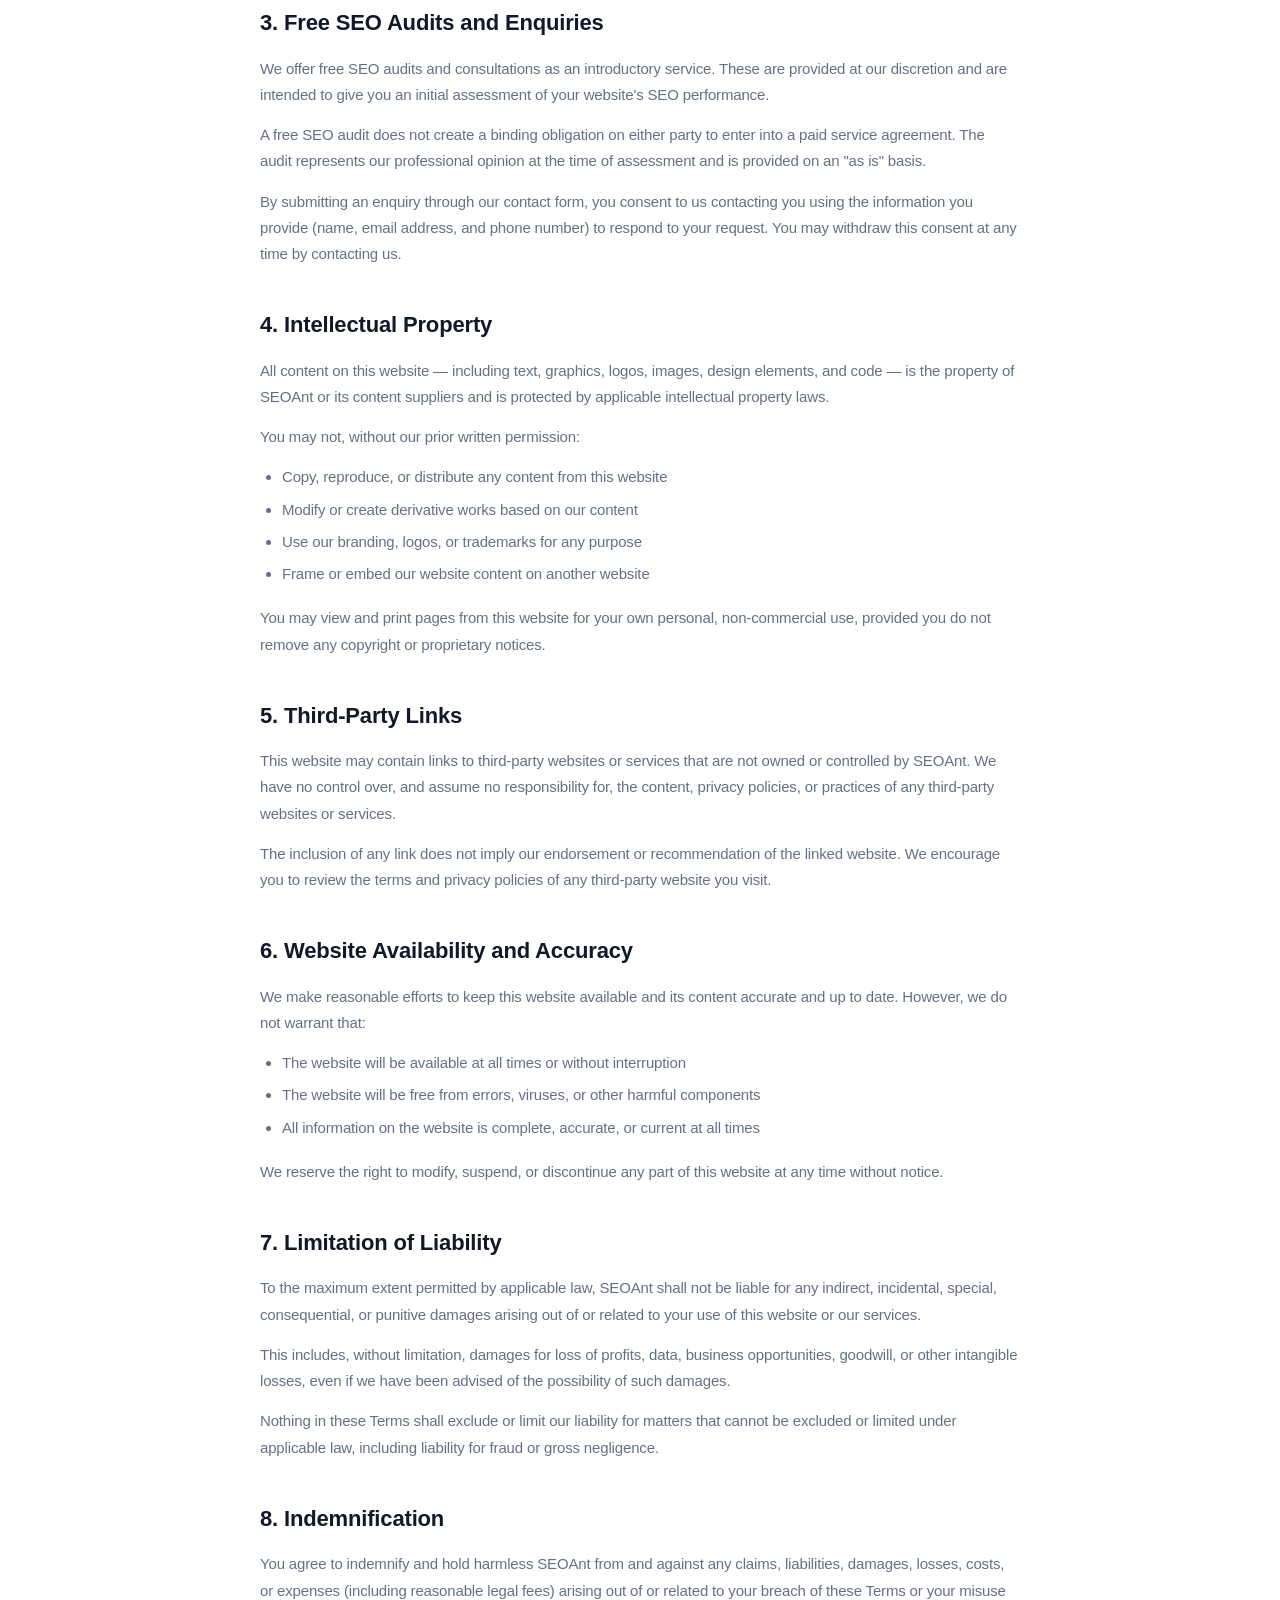
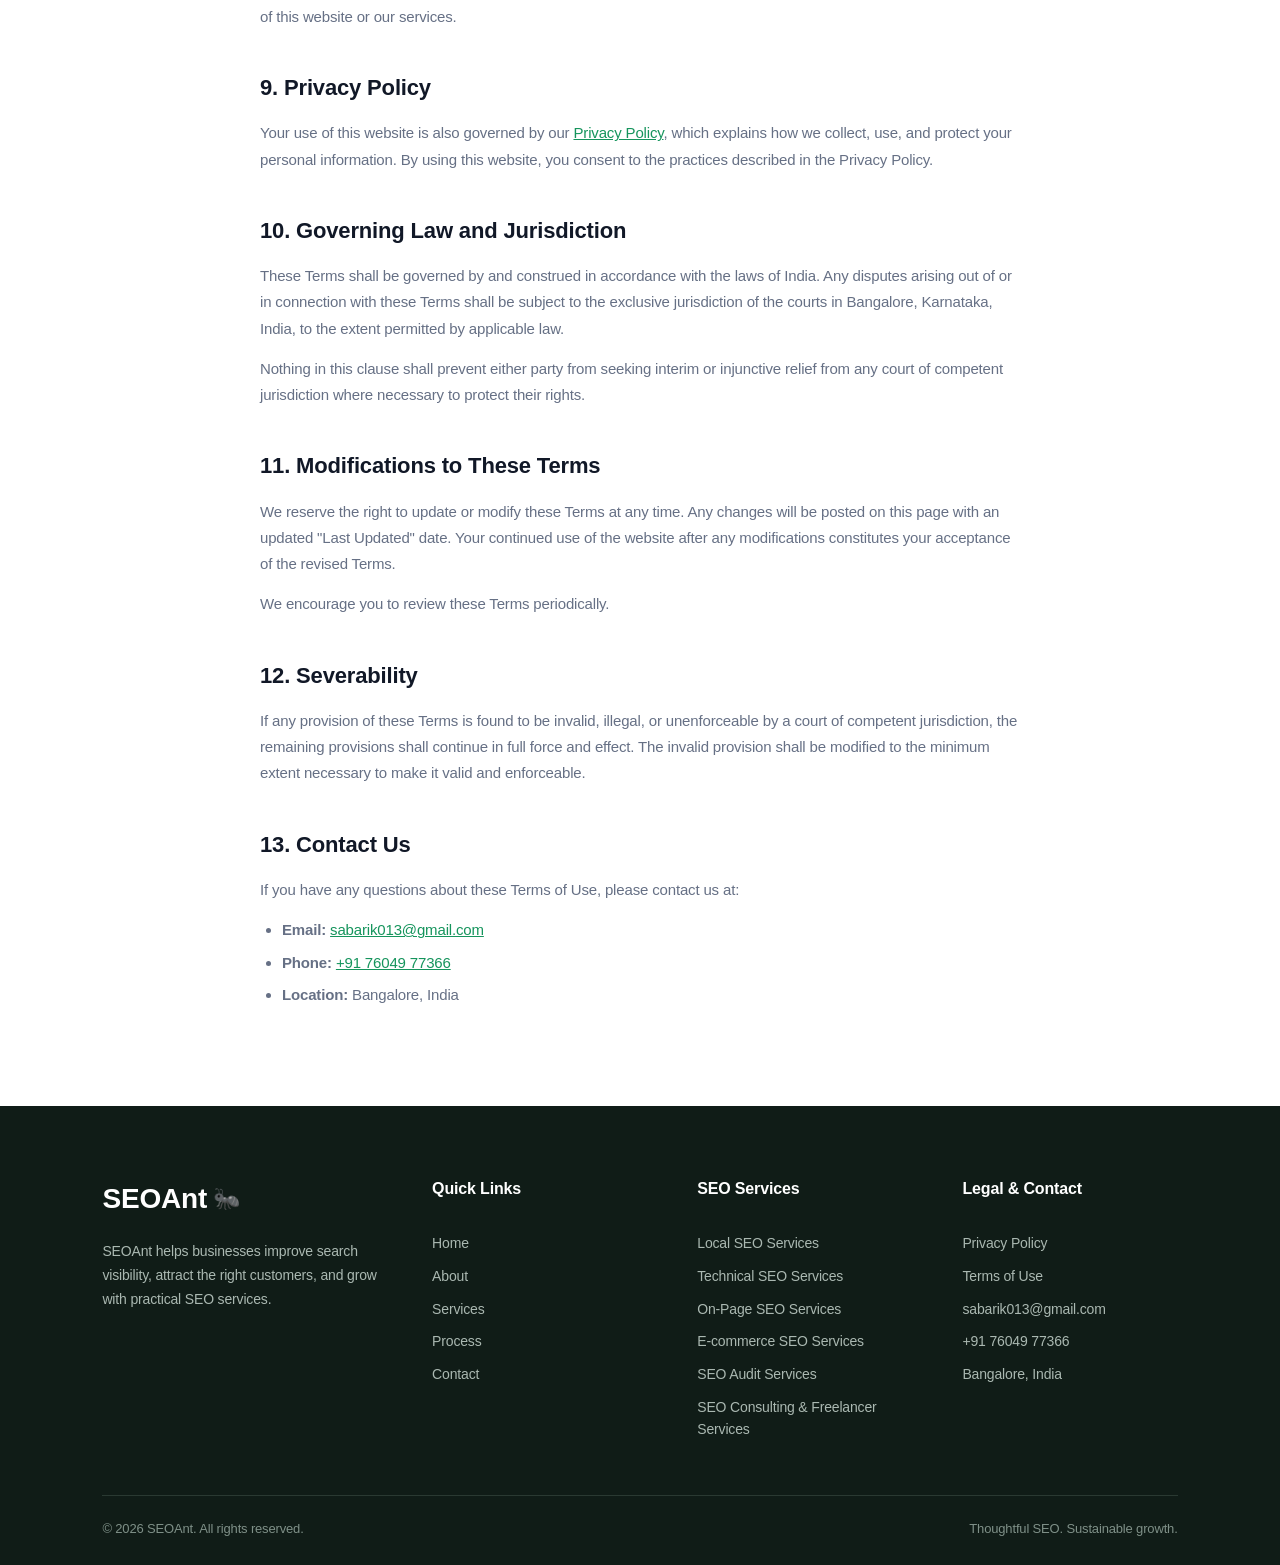
<file: terms-of-use.html>
<!DOCTYPE html>
<html lang="en">

<head>

    <meta charset="UTF-8">

    <!-- SEO -->
    <title>Terms of Use | SEOAnt – SEO Services in Bangalore</title>

    <meta name="description"
        content="Review the Terms of Use for SEOAnt's website and SEO services, including usage rules, intellectual property, liability limitations, and governing law.">

    <meta name="robots" content="noindex, follow">

    <meta name="author" content="SEOAnt">

    <!-- Responsive -->
    <meta name="viewport" content="width=device-width, initial-scale=1.0">
    <link rel="canonical" href="https://yourdomain.com/terms-of-use">

    <!-- CSS -->
    <link rel="stylesheet" href="style.css">

    <style>
        /* =========================================================
           LEGAL PAGE — Scoped Styles
           ========================================================= */

        .legal-page {
            max-width: 820px;
            margin: 0 auto;
            padding: 60px 30px 80px;
        }

        .legal-page h1 {
            margin-bottom: 8px;
            color: var(--dark);
            font-size: 36px;
            font-weight: 800;
            line-height: 1.3;
        }

        .legal-page .legal-updated {
            display: block;
            margin-bottom: 40px;
            color: var(--text);
            font-size: 14px;
        }

        .legal-page h2 {
            margin: 40px 0 14px;
            color: var(--dark);
            font-size: 22px;
            font-weight: 700;
        }

        .legal-page h3 {
            margin: 28px 0 10px;
            color: var(--dark);
            font-size: 17px;
            font-weight: 700;
        }

        .legal-page p,
        .legal-page li {
            color: var(--text);
            font-size: 15px;
            line-height: 1.75;
        }

        .legal-page p {
            margin-bottom: 14px;
        }

        .legal-page ul,
        .legal-page ol {
            margin: 10px 0 18px 22px;
        }

        .legal-page li {
            margin-bottom: 6px;
        }

        .legal-page a {
            color: var(--green);
            text-decoration: underline;
        }

        .legal-page a:hover {
            color: #12ae73;
        }

        .legal-page .legal-note {
            margin: 30px 0;
            padding: 18px 22px;
            background: var(--green-light);
            border-left: 4px solid var(--green);
            border-radius: 6px;
            color: var(--dark);
            font-size: 14px;
            line-height: 1.7;
        }

        /* Responsive */
        @media (max-width: 600px) {
            .legal-page {
                padding: 40px 20px 60px;
            }
            .legal-page h1 {
                font-size: 28px;
            }
            .legal-page h2 {
                font-size: 19px;
            }
        }
    </style>

</head>

<body>

    <!-- =========================================
         HEADER
    ========================================== -->

    <header>
        <nav class="navbar" aria-label="Main navigation">

            <a href="/" class="logo" style="text-decoration:none;">
                SEOAnt
                <span class="logo-icon">🐜</span>
            </a>

            <ul class="nav-links" id="primary-navigation">
                <li><a href="/#home">Home</a></li>
                <li><a href="/#about">About</a></li>
                <li class="nav-dropdown">
                    <button class="nav-dropdown-toggle" type="button" aria-expanded="false" aria-haspopup="true" aria-controls="service-menu">Services <span class="nav-dropdown-chevron" aria-hidden="true"><svg viewBox="0 0 12 14" focusable="false"><path d="m2 3 4 4 4-4M2 7l4 4 4-4"/></svg></span></button>
                    <ul class="service-menu" id="service-menu" aria-label="SEO services">
                        <li><a href="/local-seo"><span class="service-menu-icon" aria-hidden="true">»</span><strong>Local SEO Services</strong></a></li>
                        <li><a href="/technical-seo"><span class="service-menu-icon" aria-hidden="true">»</span><strong>Technical SEO Services</strong></a></li>
                        <li><a href="/on-page-seo"><span class="service-menu-icon" aria-hidden="true">»</span><strong>On-Page SEO Services</strong></a></li>
                        <li><a href="/ecommerce-seo"><span class="service-menu-icon" aria-hidden="true">»</span><strong>E-commerce SEO Services</strong></a></li>
                        <li><a href="/seo-audit"><span class="service-menu-icon" aria-hidden="true">»</span><strong>SEO Audit Services</strong></a></li>
                        <li><a href="/seo-consulting"><span class="service-menu-icon" aria-hidden="true">»</span><strong>SEO Consulting &amp; Freelancer Services</strong></a></li>
                    </ul>
                </li>
                <li><a href="/blog">Blog</a></li>
                <li><a href="/#process">Process</a></li>
                <li><a href="/#contact">Contact</a></li>
            </ul>

            <button class="menu-toggle" type="button" aria-label="Open navigation menu" aria-expanded="false" aria-controls="primary-navigation">
                <span></span><span></span><span></span>
            </button>
        </nav>
    </header>


    <main>

        <article class="legal-page">

            <h1>Terms of Use</h1>

            <span class="legal-updated">Last Updated: 21 October 2026</span>


            <p>
                These Terms of Use ("Terms") govern your access to and use of the SEOAnt
                website and services. By accessing or using this website, you agree to be
                bound by these Terms. If you do not agree to these Terms, please do not
                use this website.
            </p>

            <p>
                In these Terms, "SEOAnt", "we", "us", or "our" refers to the operator
                of this website. "You" or "your" refers to the person accessing or using
                this website.
            </p>


            <!-- 1. Website Usage -->

            <h2>1. Website Usage</h2>

            <p>You agree to use this website only for lawful purposes and in a manner that:</p>

            <ul>
                <li>Does not violate any applicable laws or regulations</li>
                <li>Does not infringe on the rights of any third party</li>
                <li>Does not attempt to gain unauthorised access to any part of the website, server, or connected systems</li>
                <li>Does not interfere with or disrupt the website's operation or security</li>
                <li>Does not use automated tools to scrape, crawl, or extract content from the website without our written permission</li>
            </ul>

            <p>
                We reserve the right to restrict or terminate access to this website at our
                discretion, without prior notice, if we believe these Terms are being violated.
            </p>


            <!-- 2. SEO Services -->

            <h2>2. SEO Services</h2>

            <h3>2.1 Scope of Services</h3>

            <p>
                SEOAnt provides search engine optimisation (SEO) services, including but not limited to
                keyword research, on-page SEO, off-page SEO, technical SEO, and local SEO. The specific
                scope, deliverables, timelines, and fees for any engagement will be discussed and agreed
                upon separately between you and SEOAnt before work begins.
            </p>

            <h3>2.2 No Guarantee of Results</h3>

            <div class="legal-note">
                <strong>Important:</strong> SEO results depend on many factors outside our control,
                including search engine algorithms, competitor activity, website history, content quality,
                and market conditions. We do not guarantee any specific search engine rankings, traffic
                volumes, or business outcomes. Any projections, estimates, or case studies we share are
                for illustrative purposes only and do not constitute promises or guarantees.
            </div>

            <p>
                We commit to applying industry best practices and making reasonable professional efforts
                to improve your website's search visibility. However, search engines operate independently,
                and ranking decisions are entirely at their discretion.
            </p>

            <h3>2.3 Client Responsibilities</h3>

            <p>
                When engaging our SEO services, you are responsible for:
            </p>

            <ul>
                <li>Providing accurate and complete information about your business and website</li>
                <li>Granting necessary access to your website, hosting, or third-party tools (such as Google Search Console) as required for the agreed services</li>
                <li>Reviewing and approving any changes recommended for your website</li>
                <li>Ensuring that the content you provide for your website does not infringe any third-party intellectual property rights</li>
            </ul>


            <!-- 3. Free SEO Audits and Enquiries -->

            <h2>3. Free SEO Audits and Enquiries</h2>

            <p>
                We offer free SEO audits and consultations as an introductory service. These are provided
                at our discretion and are intended to give you an initial assessment of your website's
                SEO performance.
            </p>

            <p>
                A free SEO audit does not create a binding obligation on either party to enter into a
                paid service agreement. The audit represents our professional opinion at the time of
                assessment and is provided on an "as is" basis.
            </p>

            <p>
                By submitting an enquiry through our contact form, you consent to us contacting you
                using the information you provide (name, email address, and phone number) to respond
                to your request. You may withdraw this consent at any time by contacting us.
            </p>


            <!-- 4. Intellectual Property -->

            <h2>4. Intellectual Property</h2>

            <p>
                All content on this website — including text, graphics, logos, images, design elements,
                and code — is the property of SEOAnt or its content suppliers and is protected by
                applicable intellectual property laws.
            </p>

            <p>You may not, without our prior written permission:</p>

            <ul>
                <li>Copy, reproduce, or distribute any content from this website</li>
                <li>Modify or create derivative works based on our content</li>
                <li>Use our branding, logos, or trademarks for any purpose</li>
                <li>Frame or embed our website content on another website</li>
            </ul>

            <p>
                You may view and print pages from this website for your own personal, non-commercial use,
                provided you do not remove any copyright or proprietary notices.
            </p>


            <!-- 5. Third-Party Links -->

            <h2>5. Third-Party Links</h2>

            <p>
                This website may contain links to third-party websites or services that are not owned
                or controlled by SEOAnt. We have no control over, and assume no responsibility for,
                the content, privacy policies, or practices of any third-party websites or services.
            </p>

            <p>
                The inclusion of any link does not imply our endorsement or recommendation of the
                linked website. We encourage you to review the terms and privacy policies of any
                third-party website you visit.
            </p>


            <!-- 6. Website Availability and Accuracy -->

            <h2>6. Website Availability and Accuracy</h2>

            <p>
                We make reasonable efforts to keep this website available and its content accurate
                and up to date. However, we do not warrant that:
            </p>

            <ul>
                <li>The website will be available at all times or without interruption</li>
                <li>The website will be free from errors, viruses, or other harmful components</li>
                <li>All information on the website is complete, accurate, or current at all times</li>
            </ul>

            <p>
                We reserve the right to modify, suspend, or discontinue any part of this website
                at any time without notice.
            </p>


            <!-- 7. Limitation of Liability -->

            <h2>7. Limitation of Liability</h2>

            <p>
                To the maximum extent permitted by applicable law, SEOAnt shall not be liable for
                any indirect, incidental, special, consequential, or punitive damages arising out
                of or related to your use of this website or our services.
            </p>

            <p>
                This includes, without limitation, damages for loss of profits, data, business
                opportunities, goodwill, or other intangible losses, even if we have been advised
                of the possibility of such damages.
            </p>

            <p>
                Nothing in these Terms shall exclude or limit our liability for matters that cannot
                be excluded or limited under applicable law, including liability for fraud or gross
                negligence.
            </p>


            <!-- 8. Indemnification -->

            <h2>8. Indemnification</h2>

            <p>
                You agree to indemnify and hold harmless SEOAnt from and against any claims,
                liabilities, damages, losses, costs, or expenses (including reasonable legal fees)
                arising out of or related to your breach of these Terms or your misuse of this
                website or our services.
            </p>


            <!-- 9. Privacy Policy -->

            <h2>9. Privacy Policy</h2>

            <p>
                Your use of this website is also governed by our
                <a href="/privacy-policy">Privacy Policy</a>, which explains how we collect,
                use, and protect your personal information. By using this website, you consent to
                the practices described in the Privacy Policy.
            </p>


            <!-- 10. Governing Law and Jurisdiction -->

            <h2>10. Governing Law and Jurisdiction</h2>

            <p>
                These Terms shall be governed by and construed in accordance with the laws of India.
                Any disputes arising out of or in connection with these Terms shall be subject to the
                exclusive jurisdiction of the courts in Bangalore, Karnataka, India, to the extent
                permitted by applicable law.
            </p>

            <p>
                Nothing in this clause shall prevent either party from seeking interim or injunctive
                relief from any court of competent jurisdiction where necessary to protect their rights.
            </p>


            <!-- 11. Modifications to These Terms -->

            <h2>11. Modifications to These Terms</h2>

            <p>
                We reserve the right to update or modify these Terms at any time. Any changes will
                be posted on this page with an updated "Last Updated" date. Your continued use of
                the website after any modifications constitutes your acceptance of the revised Terms.
            </p>

            <p>
                We encourage you to review these Terms periodically.
            </p>


            <!-- 12. Severability -->

            <h2>12. Severability</h2>

            <p>
                If any provision of these Terms is found to be invalid, illegal, or unenforceable
                by a court of competent jurisdiction, the remaining provisions shall continue in
                full force and effect. The invalid provision shall be modified to the minimum extent
                necessary to make it valid and enforceable.
            </p>


            <!-- 13. Contact Us -->

            <h2>13. Contact Us</h2>

            <p>
                If you have any questions about these Terms of Use, please contact us at:
            </p>

            <ul>
                <li>
                    <strong>Email:</strong>
                    <a href="mailto:sabarik013@gmail.com">sabarik013@gmail.com</a>
                </li>
                <li>
                    <strong>Phone:</strong>
                    <a href="tel:+917604977366">+91 76049 77366</a>
                </li>
                <li>
                    <strong>Location:</strong> Bangalore, India
                </li>
            </ul>

        </article>

    </main>



    <!-- =========================
     FOOTER
========================= -->

<footer class="site-footer">
    <div class="footer-container">
        <div class="footer-brand"><a class="footer-logo" href="/#home" aria-label="SEOAnt home">SEOAnt <span class="ant-motion" aria-hidden="true">🐜</span></a><p>SEOAnt helps businesses improve search visibility, attract the right customers, and grow with practical SEO services.</p></div>
        <nav class="footer-links" aria-label="Quick links"><h3>Quick Links</h3><a href="/#home">Home</a><a href="/#about">About</a><a href="/#services">Services</a><a href="/#process">Process</a><a href="/#contact">Contact</a></nav>
        <nav class="footer-links" aria-label="SEO services"><h3>SEO Services</h3><a href="/local-seo">Local SEO Services</a><a href="/technical-seo">Technical SEO Services</a><a href="/on-page-seo">On-Page SEO Services</a><a href="/ecommerce-seo">E-commerce SEO Services</a><a href="/seo-audit">SEO Audit Services</a><a href="/seo-consulting">SEO Consulting &amp; Freelancer Services</a></nav>
        <div class="footer-links"><h3>Legal &amp; Contact</h3><a href="/privacy-policy">Privacy Policy</a><a href="/terms-of-use">Terms of Use</a><a href="mailto:sabarik013@gmail.com">sabarik013@gmail.com</a><a href="tel:+917604977366">+91 76049 77366</a><span>Bangalore, India</span></div>
    </div>
    <div class="footer-bottom"><p>&copy; 2026 SEOAnt. All rights reserved.</p><p>Thoughtful SEO. Sustainable growth.</p></div>
</footer>

<script src="script.js"></script>

</body>

</html>
</file>
<file: style.css>
/* =========================================================
   SEOAnt - Main Stylesheet
   Clean & Responsive Version
========================================================= */

:root {
    --green: #15945c;
    --green-light: #eaf8f1;
    --green-soft: #f5fbf8;
    --green-pale: #dff5e9;
    --dark: #111827;
    --text: #667085;
    --white: #ffffff;
    --border: #e7eee9;
}

/* =========================================================
   RESET
========================================================= */

* {
    margin: 0;
    padding: 0;
    box-sizing: border-box;
}

html {
    scroll-behavior: smooth;
}

body {
    font-family: "Inter", Arial, sans-serif;
    color: var(--dark);
    background: var(--white);
    line-height: 1.65;
    letter-spacing: -0.01em;
}

a {
    text-decoration: none;
}

img {
    max-width: 100%;
    display: block;
}


/* =========================================================
   HEADER / NAVBAR
========================================================= */

header {
    width: 100%;
    position: sticky;
    top: 0;
    z-index: 1000;
    overflow: visible;
    background: rgba(255, 255, 255, 0.96);
    backdrop-filter: blur(14px);
    -webkit-backdrop-filter: blur(14px);
    border-bottom: 1px solid var(--border);
    box-shadow: 0 4px 18px rgba(17, 24, 39, 0.035);
}

.navbar {
    max-width: 1200px;
    margin: auto;
    padding: 18px 30px;
    position: relative;
    overflow: visible;

    display: flex;
    align-items: center;
    justify-content: space-between;
}

.logo {
    display: flex;
    align-items: center;
    gap: 6px;

    color: var(--dark);
    font-size: 28px;
    font-weight: 800;
}

.logo-icon {
    font-size: 22px;
}

.nav-links {
    display: flex;
    align-items: center;
    gap: 30px;

    list-style: none;
}

.nav-links a {
    color: #374151;
    font-size: 15px;
    font-weight: 600;

    transition: color 0.25s ease;
}

.nav-links a:hover {
    color: var(--green);
}


/* =========================================================
   HERO SECTION
========================================================= */

#home {
    position: relative;
    overflow: hidden;

    min-height: 440px;
    padding: 4px 7%;

    background:
        radial-gradient(
            circle at 80% 40%,
            #dff8ed 0%,
            #eefaff 35%,
            #ffffff 75%
        );
}

#home::before {
    position: absolute;
    top: 50%;
    right: clamp(-180px, -7vw, -70px);
    z-index: 0;
    width: clamp(420px, 53vw, 760px);
    aspect-ratio: 1;
    border-radius: 50%;
    background: var(--green-pale);
    content: "";
    opacity: 0.58;
    pointer-events: none;
    transform: translateY(-50%);
}

.hero-ant {
    position: absolute;
    top: 18%;
    left: 18%;
    z-index: 6;
    display: inline-block;
    font-size: 14px;
    animation: heroAntWalk 5s ease-in-out infinite;
    transform-origin: 50% 80%;
}

@keyframes heroAntWalk {
    0%, 100% {
        transform: translate(0, 0) rotate(-2deg);
    }

    50% {
        transform: translate(34px, -4px) rotate(2deg);
    }
}

.hero-wrapper {
    position: relative;
    z-index: 1;
    max-width: 1250px;
    min-height: 0;
    margin: auto;

    display: grid;
    grid-template-columns: minmax(0, 0.9fr) minmax(0, 1.1fr);
    align-items: center;
    gap: clamp(24px, 4vw, 54px);
}

.hero-content {
    position: relative;
    z-index: 5;

    min-width: 0;
    max-width: 570px;
}

.hero-label {
    display: inline-block;
    margin-bottom: 22px;

    color: #16a66f;
    font-size: 14px;
    font-weight: 700;
    letter-spacing: 1px;
}

.hero-content h1 {
    margin: 0;

    color: #10182b;
    font-size: clamp(40px, 4.3vw, 58px);
    line-height: 1.08;
    font-weight: 800;
    letter-spacing: -2px;
}

.hero-content h1 span {
    display: block;
    color: #16b978;
}

.hero-content > p {
    max-width: 520px;
    margin: 28px 0 35px;

    color: var(--text);
    font-size: 17px;
    line-height: 1.7;
}

.hero-buttons {
    display: flex;
    align-items: center;
    gap: 25px;
}

.primary-btn {
    display: inline-block;

    padding: 16px 28px;

    border-radius: 30px;
    background: #13bd80;
    color: var(--white);

    font-weight: 700;

    box-shadow: 0 12px 25px rgba(19, 189, 128, 0.25);

    transition: 0.3s ease;
}

.primary-btn:hover {
    transform: translateY(-3px);
    background: #0da96f;
}


/* =========================================================
   HERO VISUAL
========================================================= */


.hero-visual {
    position: relative;

    align-self: end;

    display: flex;
    align-items: center;
    justify-content: center;
}

/* 3D Hero - subtle background circle hidden; image is transparent */
.hero-shape {
    display: none;
}

.hero-image {
    position: relative;
    z-index: 2;

    width: 100%;
    max-width: 680px;
    height: auto;
    min-width: 0;

    display: flex;
    align-items: center;
    justify-content: center;
}

.hero-image img {
    width: 100%;
    height: auto;

    object-fit: contain;
    object-position: center center;

    /* Subtle drop shadow to ground the 3D image on the hero gradient */
    filter: drop-shadow(0 24px 60px rgba(19, 189, 128, 0.14))
            drop-shadow(0 8px 20px rgba(0, 0, 0, 0.08));
}


/* =========================================================
   FLOATING HERO CARDS — hidden (3D elements now baked into image)
========================================================= */

.floating-card {
    display: none;
}


/* =========================================================
   HERO DECORATIONS — hidden (3D image has its own elements)
========================================================= */

.decor-circle,
.decor-square {
    display: none;
}




/* =========================================================
   ABOUT SECTION
========================================================= */

#about {
    position: relative;
    overflow: hidden;

    padding: 30px 7% 100px;

    background: var(--white);
}

.about-wrapper {
    max-width: 1200px;
    margin: auto;

    display: grid;
    grid-template-columns: 1fr 1fr;
    align-items: center;

    gap: 80px;
}

.about-visual {
    position: relative;

    min-height: 600px;

    display: flex;
    flex-direction: column;
    justify-content: center;

    gap: 70px;
}

.about-circle {
    position: absolute;

    width: 520px;
    height: 520px;

    left: -170px;
    top: 40px;

    border-radius: 50%;
    background: #e7f7ef;

    z-index: 0;
}


/* =========================================================
   ABOUT CARDS
========================================================= */

.about-card {
    position: relative;
    z-index: 1;

    width: 330px;

    display: flex;
    align-items: flex-start;

    gap: 20px;

    padding: 28px 30px;

    background: var(--white);
    border-radius: 12px;

    box-shadow: 0 15px 40px rgba(0, 0, 0, 0.10);

    transition: 0.3s ease;
}

.about-card:hover {
    transform: translateY(-6px);

    box-shadow:
        0 20px 45px rgba(0, 0, 0, 0.14);
}

.card-number {
    flex-shrink: 0;

    color: #8acda9;

    font-size: 30px;
    font-weight: 800;
    line-height: 1;
}

.about-card h3 {
    margin: 0 0 8px;

    color: var(--dark);
    font-size: 18px;
}

.about-card p {
    margin: 0;

    color: var(--text);
    font-size: 14px;
    line-height: 1.5;
}

.card-one {
    margin-left: 30px;
}

.card-two {
    margin-left: 110px;
}

.card-three {
    margin-left: 30px;
}


/* =========================================================
   ABOUT CONTENT
========================================================= */

.about-info {
    max-width: 560px;
}

.about-label {
    display: inline-block;

    margin-bottom: 22px;

    color: #35a56a;

    font-size: 14px;
    font-weight: 800;
    letter-spacing: 2px;
}

.about-info h2 {
    margin: 0 0 28px;

    color: var(--dark);

    font-size: clamp(36px, 3.35vw, 46px);
    line-height: 1.15;
    text-align: left;
}

.about-info h2 span {
    display: block;
    color: #26945b;
}

.about-info > p {
    margin-bottom: 18px;

    color: var(--text);

    font-size: 16px;
    line-height: 1.7;
}


/* =========================================================
   ABOUT STATS
========================================================= */

.about-stats {
    display: flex;
    gap: 55px;

    margin-top: 42px;
}

.stat {
    display: flex;
    flex-direction: column;

    gap: 6px;
}

.stat strong {
    color: var(--dark);
    font-size: 27px;
}

.stat span {
    color: var(--text);
    font-size: 14px;
}


/* =========================================================
   SERVICES SECTION
========================================================= */

#services {
    position: relative;
    overflow: hidden;

    padding: 100px 8%;

    background: var(--green-soft);
}

.services-container {
    position: relative;
    z-index: 2;

    max-width: 1100px;
    margin: auto;
}


/* =========================================================
   SERVICES DECORATIONS
========================================================= */

.services-bg-left,
.services-bg-right {
    position: absolute;

    border-radius: 50%;
    background: #e1f4eb;

    z-index: 0;
}

.services-bg-left {
    width: 380px;
    height: 380px;

    left: -230px;
    top: 40px;
}

.services-bg-right {
    width: 250px;
    height: 250px;

    right: -130px;
    bottom: 80px;
}

.services-orbit {
    position: absolute;

    width: 500px;
    height: 230px;

    left: -260px;
    bottom: 100px;

    border: 2px solid rgba(95, 201, 154, 0.35);
    border-radius: 50%;

    transform: rotate(-25deg);

    z-index: 0;
}

.orbit-dot-small,
.orbit-dot-large {
    position: absolute;

    display: block;

    border-radius: 50%;
    background: #5fc99a;
}

.orbit-dot-small {
    width: 10px;
    height: 10px;

    top: 20px;
    right: 70px;
}

.orbit-dot-large {
    width: 18px;
    height: 18px;

    bottom: 20px;
    left: 80px;
}


/* =========================================================
   SERVICES HEADING
========================================================= */

.services-heading {
    max-width: 850px;

    margin: 0 auto 55px;

    text-align: center;
}

.services-label {
    display: inline-block;

    margin-bottom: 18px;

    color: #15945f;

    font-size: 14px;
    font-weight: 800;
    letter-spacing: 3px;
}

.heading-line {
    display: none;
}

.services-heading h2 {
    margin: 0;

    color: var(--dark);

    font-size: clamp(34px, 3.2vw, 44px);
    line-height: 1.2;
    font-weight: 700;
}

.services-heading h2 span {
    color: #15945f;
}

.services-heading p {
    max-width: 760px;

    margin: 22px auto 0;

    color: var(--text);

    font-size: 17px;
    line-height: 1.7;
}


/* =========================================================
   SERVICE CARDS
========================================================= */

.services-grid {
    max-width: 1080px;

    margin: auto;

    display: grid;
    grid-template-columns: repeat(2, 1fr);

    gap: 28px;
}

.service-card {
    min-height: 235px;

    padding: 34px 36px;

    background: var(--white);

    border: 1px solid rgba(20, 148, 95, 0.05);
    border-radius: 20px;

    box-shadow:
        0 8px 25px rgba(20, 80, 55, 0.08);

    transition: 0.3s ease;
}

.service-card:hover {
    transform: translateY(-6px);

    box-shadow:
        0 15px 35px rgba(20, 80, 55, 0.13);
}

.service-icon {
    width: 52px;
    height: 52px;

    display: flex;
    align-items: center;
    justify-content: center;

    margin-bottom: 20px;

    border-radius: 14px;
    background: #effaf5;

    font-size: 28px;
}

.service-card h3 {
    margin: 0 0 12px;

    color: var(--dark);
    font-size: 23px;
}

.service-card p {
    margin: 0 0 20px;

    color: var(--text);

    font-size: 15px;
    line-height: 1.7;
}

.service-card a {
    display: inline-flex;
    align-items: center;
    gap: 9px;

    color: #1769e0;

    font-size: 15px;
    font-weight: 700;

    transition: 0.3s ease;
}

.service-link-arrow {
    display: inline-flex;
    width: 25px;
    height: 25px;
    align-items: center;
    justify-content: center;
    border: 1px solid rgba(20, 148, 95, 0.22);
    border-radius: 50%;
    background: #effaf5;
    color: var(--green);
    font-size: 15px;
    line-height: 1;
    transition: transform 0.3s ease, background 0.3s ease, color 0.3s ease;
}

.service-card a:hover {
    color: var(--green);
    transform: translateX(4px);
}

.service-card a:hover .service-link-arrow {
    transform: translateX(2px);
    background: var(--green);
    color: var(--white);
}

.faq-heading h2 {
    margin: 0;
    color: var(--dark);
    font-size: clamp(32px, 3.1vw, 42px);
    line-height: 1.2;
}

.faq-heading > p {
    max-width: 760px;
    margin: 18px auto 0;
    color: var(--text);
    font-size: 17px;
    line-height: 1.7;
}

.faq-heading .contact-label {
    color: var(--green);
}

/* =========================================================
   PROCESS SECTION
========================================================= */

#process {
    position: relative;
    overflow: hidden;

    padding: 100px 8%;

    background: var(--green-soft);
}

.process-heading {
    max-width: 850px;

    margin: 0 auto 60px;

    text-align: center;
}

.process-heading > span {
    display: inline-block;

    margin-bottom: 15px;

    color: #15965a;

    font-size: 14px;
    font-weight: 800;
    letter-spacing: 3px;
}

.process-heading h2 {
    margin: 0;

    color: var(--dark);

    font-size: clamp(34px, 3.2vw, 44px);
    line-height: 1.2;
    font-weight: 800;
}

.process-heading h2 span {
    color: #15965a;
}

.process-heading p {
    max-width: 700px;

    margin: 22px auto 0;

    color: var(--text);

    font-size: 18px;
    line-height: 1.7;
}


/* =========================================================
   PROCESS CARDS
========================================================= */

.process-container {
    max-width: 1050px;

    margin: auto;

    display: grid;
    grid-template-columns: repeat(4, 1fr);

    gap: 22px;
}

.process-card {
    position: relative;

    padding: 30px 24px;

    background: var(--white);

    border: 1px solid var(--border);
    border-radius: 18px;

    box-shadow:
        0 10px 30px rgba(20, 80, 50, 0.06);

    transition: 0.3s ease;
}

.process-card:hover {
    transform: translateY(-7px);

    box-shadow:
        0 18px 40px rgba(20, 80, 50, 0.12);
}

.process-number {
    position: absolute;

    top: 18px;
    right: 20px;

    color: #dcefe5;

    font-size: 38px;
    font-weight: 800;
}

.process-icon {
    width: 58px;
    height: 58px;

    display: flex;
    align-items: center;
    justify-content: center;

    margin-bottom: 25px;

    border-radius: 14px;
    background: #eaf8f1;

    font-size: 27px;
}

.process-card h3 {
    margin: 0 0 12px;

    color: var(--dark);

    font-size: 21px;
}

.process-card p {
    margin: 0;

    color: var(--text);

    font-size: 15px;
    line-height: 1.7;
}


/* =========================================================
   CONTACT / CTA
========================================================= */

.contact-section {
    position: relative;
    overflow: hidden;

    padding: 100px 8%;

    background: var(--green-light);
}

.contact-container {
    position: relative;
    z-index: 5;

    max-width: 1050px;

    margin: auto;

    display: grid;
    grid-template-columns: 1fr 0.75fr;

    align-items: center;

    gap: 70px;
}

.contact-content {
    max-width: 600px;
}

.contact-label {
    display: inline-block;

    margin-bottom: 18px;

    color: #15945c;

    font-size: 14px;
    font-weight: 800;
    letter-spacing: 3px;
}

.contact-content h2 {
    margin: 0;

    color: var(--dark);

    font-size: clamp(36px, 3.7vw, 50px);
    line-height: 1.15;
    font-weight: 800;
    letter-spacing: -1px;
}

.contact-content h2 span {
    display: block;
    color: #15945c;
}

.contact-content > p {
    max-width: 560px;

    margin: 25px 0 32px;

    color: #5f6d80;

    font-size: 17px;
    line-height: 1.75;
}


/* =========================================================
   CONTACT BUTTON
========================================================= */

.contact-main-btn {
    display: inline-flex;
    align-items: center;

    gap: 15px;

    padding: 16px 26px;

    border-radius: 30px;

    background: #15945c;
    color: var(--white);

    font-size: 16px;
    font-weight: 700;

    box-shadow:
        0 12px 25px rgba(21, 148, 92, 0.25);

    transition: 0.3s ease;
}

.contact-main-btn span {
    font-size: 20px;

    transition: transform 0.3s ease;
}

.contact-main-btn:hover {
    transform: translateY(-3px);

    background: #107a4b;
}

.contact-main-btn:hover span {
    transform: translateX(5px);
}


/* =========================================================
   CONTACT CARD
========================================================= */

.contact-card {
    padding: 32px;

    background: var(--white);

    border: 1px solid rgba(21, 148, 92, 0.08);

    border-radius: 22px;

    box-shadow:
        0 18px 45px rgba(24, 80, 55, 0.10);
}

.contact-card-heading {
    margin-bottom: 25px;
}

.contact-card-heading h3 {
    margin: 0 0 8px;

    color: var(--dark);

    font-size: 25px;
}

.contact-card-heading p {
    margin: 0;

    color: #697586;

    font-size: 14px;
    line-height: 1.6;
}


/* =========================================================
   CONTACT ITEMS
========================================================= */

.contact-item {
    display: flex;
    align-items: center;

    gap: 15px;

    padding: 15px 0;

    border-top: 1px solid #edf1ef;

    color: inherit;
}

.contact-item-icon {
    width: 45px;
    height: 45px;

    flex-shrink: 0;

    display: flex;
    align-items: center;
    justify-content: center;

    border-radius: 12px;

    background: #eaf8f1;

    color: #15945c;

    font-size: 19px;
}

.contact-item small {
    display: block;

    margin-bottom: 3px;

    color: #8a95a5;

    font-size: 12px;
}

.contact-item strong {
    display: block;

    color: #202938;

    font-size: 14px;
}


/* =========================================================
   CONTACT DECORATIONS
========================================================= */

.contact-shape-left {
    position: absolute;

    left: -180px;
    bottom: -220px;

    width: 450px;
    height: 450px;

    border: 2px solid #b8e5ce;
    border-radius: 50%;

    opacity: 0.7;
}

.contact-shape-right {
    position: absolute;

    right: -150px;
    top: -180px;

    width: 400px;
    height: 400px;

    border-radius: 50%;

    background: #d8f2e5;

    opacity: 0.8;
}

.faq-section {
    position: relative;
    isolation: isolate;
    overflow: hidden;
    padding: 90px 8%;
    background: linear-gradient(145deg, var(--green-soft) 0%, var(--green-light) 100%);
}

.faq-section::before {
    position: absolute;
    top: -330px;
    right: -220px;
    z-index: -1;
    width: clamp(500px, 58vw, 820px);
    aspect-ratio: 1;
    border-radius: 50%;
    background: var(--green-pale);
    content: "";
    opacity: 0.58;
    pointer-events: none;
}

.faq-container {
    max-width: 900px;
    margin: auto;
}

.faq-heading {
    margin: 0 auto 40px;
    text-align: center;
}

.faq-list {
    display: grid;
    gap: 14px;
}

.faq-item {
    padding: 20px 24px;
    background: var(--white);
    border: 1px solid var(--border);
    border-radius: 14px;
    box-shadow: 0 8px 25px rgba(20, 80, 55, 0.06);
}

.faq-item summary {
    color: var(--dark);
    cursor: pointer;
    font-size: 17px;
    font-weight: 700;
    line-height: 1.5;
}

.faq-item summary::marker {
    color: var(--green);
}

.faq-item[open] summary {
    color: #0d7447;
}

.faq-item summary:focus-visible {
    outline: 2px solid #0d7447;
    outline-offset: 4px;
    border-radius: 2px;
}

.faq-item p {
    margin: 14px 0 0;
    color: #475467;
    font-size: 15px;
    line-height: 1.7;
}


/* =========================================================
   FOOTER
========================================================= */

.site-footer {
    padding: 70px 8% 25px;
    background: #101c17;
    color: var(--white);
}

.footer-container {
    max-width: 1200px;
    margin: auto;
    padding-bottom: 55px;
    display: grid;
    grid-template-columns: minmax(0, 1.3fr) repeat(3, minmax(0, 1fr));
    align-items: start;
    gap: clamp(24px, 4vw, 50px);
}

.footer-brand,
.footer-links {
    min-width: 0;
}

.footer-logo {
    display: inline-flex;
    align-items: center;
    gap: 6px;
    margin-bottom: 18px;
    color: var(--white);
    font-size: 28px;
    font-weight: 800;
    transition: color 0.2s ease;
}

.footer-logo:hover {
    color: #45c889;
}

.footer-logo span {
    font-size: 22px;
}

.footer-brand p {
    max-width: 300px;

    color: #aab8b1;

    font-size: 14px;
    line-height: 1.7;
}


/* =========================================================
   FOOTER LINKS
========================================================= */

.footer-links {
    display: flex;
    flex-direction: column;
    gap: 11px;
}

.footer-links h3 {
    margin: 0 0 20px;
    color: var(--white);
    font-size: 16px;
    font-weight: 700;
}

.footer-links a,
.footer-links span {
    min-width: 0;
    color: #aab8b1;
    font-size: 14px;
    line-height: 1.55;
    overflow-wrap: anywhere;
    transition: 0.25s ease;
}

.footer-links a:hover {
    color: #45c889;

    transform: translateX(4px);
}


/* =========================================================
   FOOTER BOTTOM
========================================================= */

.footer-bottom {
    max-width: 1200px;
    margin: auto;
    padding-top: 22px;
    border-top: 1px solid #2a3932;
    display: flex;
    align-items: center;
    justify-content: space-between;
    gap: 20px;
}

.footer-bottom p {
    margin: 0;
    color: #7f9088;
    font-size: 13px;
    overflow-wrap: anywhere;
}

.footer-bottom a:hover {
    color: #45c889 !important;
}

.footer-links a:focus-visible,
.footer-logo:focus-visible,
.footer-bottom a:focus-visible {
    outline: 2px solid #45c889;
    outline-offset: 3px;
}


/* =========================================================
   TABLET - 1100px
========================================================= */

@media (max-width: 1100px) {

    .hero-content h1 {
        font-size: clamp(38px, 4.8vw, 52px);
    }

    .hero-shape {
        width: 500px;
        height: 500px;
    }

    .hero-image {
        max-width: 560px;
    }

    .about-wrapper {
        gap: 45px;
    }

    .about-info h2 {
        font-size: 42px;
    }
}


/* =========================================================
   TABLET - 900px
========================================================= */

@media (max-width: 900px) {

    /* Navbar */

    .navbar {
        padding: 16px 22px;
    }

    .nav-links {
        gap: 18px;
    }


    /* Hero */

    #home {
        padding: 16px 30px;
    }

    #home::before {
        top: 58%;
        right: -170px;
        width: 540px;
        opacity: 0.42;
    }

    .hero-ant {
        top: 14%;
        left: auto;
        right: 3%;
        z-index: 1;
    }

    .hero-wrapper {
        grid-template-columns: 1fr;

        text-align: center;

        gap: 24px;
        min-height: 0;
    }

    .hero-content {
        max-width: 700px;

        margin: auto;
    }

    .hero-content > p {
        margin-left: auto;
        margin-right: auto;
    }

    .hero-buttons {
        justify-content: center;
    }

    .hero-visual {
        align-self: auto;
        min-height: 0;
    }

    .hero-image {
        max-width: 620px;
    }




    /* About */

    .about-wrapper {
        grid-template-columns: minmax(0, 1fr);
    }

    .about-wrapper > * {
        min-width: 0;
    }

    .about-visual {
        max-width: 600px;
        width: 100%;

        margin: auto;
    }

    .about-info {
        max-width: 700px;

        margin: auto;
    }


    /* Services */

    .services-grid {
        gap: 20px;
    }

    .faq-section {
        padding: 80px 30px;
    }

    .faq-section::before {
        top: -260px;
        right: -280px;
        width: 620px;
    }

    /* Process */

    .process-container {
        grid-template-columns: repeat(2, 1fr);
    }


    /* Contact */

    .contact-container {
        grid-template-columns: 1fr;

        gap: 45px;

        max-width: 700px;
    }

    .contact-content {
        max-width: 100%;

        text-align: center;
    }

    .contact-content > p {
        margin-left: auto;
        margin-right: auto;
    }


    /* Footer */

    .footer-container {
        grid-template-columns: 1fr 1fr;

        gap: 40px;
    }
}


/* =========================================================
   MOBILE - 600px
========================================================= */

@media (max-width: 600px) {

    /* Navbar */

    .navbar {
        padding: 15px 14px;
    }

    .logo {
        font-size: 24px;
    }

    .nav-links {
        gap: clamp(4px, 1.5vw, 8px);
    }

    .nav-links a {
        font-size: clamp(9px, 2.7vw, 11px);
    }


    /* Hero */

    #home {
        min-height: auto;

        padding: 6px 20px;
    }

    #home::before {
        top: 66%;
        right: -210px;
        width: 420px;
        opacity: 0.36;
    }

    .hero-wrapper {
        min-height: auto;

        gap: 16px;
    }

    .hero-label {
        font-size: 12px;
    }

    .hero-content h1 {
        font-size: clamp(34px, 10vw, 40px);

        letter-spacing: -1px;
    }

    .hero-ant {
        left: auto;
        right: 3%;
        z-index: 1;
    }

    .hero-content > p {
        margin: 22px 0 28px;

        font-size: 15px;
    }

    .hero-buttons {
        flex-direction: column;

        gap: 15px;
    }

    .hero-visual {
        min-height: 0;
    }

    .hero-shape {
        width: 360px;
        height: 360px;
    }

    .hero-image {
        max-width: 500px;
    }



    /* Floating Cards */

    .floating-card {
        padding: 10px 13px;

        gap: 8px;
    }

    .floating-icon {
        width: 34px;
        height: 34px;

        font-size: 16px;
    }

    .floating-card strong {
        font-size: 13px;
    }

    .floating-card small {
        font-size: 10px;
    }

    .traffic-card {
        left: -5px;
        top: 85px;
    }

    .ranking-card {
        right: -5px;
        top: 190px;
    }

    .growth-card {
        left: 20px;
        bottom: 15px;
    }


    /* About */

    #about {
        padding: 70px 20px;
    }

    .about-visual {
        min-height: 0;
        width: 100%;

        gap: 35px;
    }

    .about-circle {
        width: 400px;
        height: 400px;

        left: -170px;
    }

    .about-card {
        width: min(330px, calc(100% - 20px));

        padding: 22px;
    }

    .card-one,
    .card-three {
        margin-left: 0;
    }

    .card-two {
        align-self: flex-end;
        margin-left: 0;
    }

    .about-info h2 {
        font-size: 36px;
    }

    .about-stats {
        gap: 25px;

        flex-wrap: wrap;
    }


    /* Services */

    #services,
    #process,
    .faq-section {
        padding: 70px 20px;
    }

    .faq-section::before {
        top: -190px;
        right: -275px;
        width: 480px;
        opacity: 0.5;
    }

    .services-heading h2,
    .process-heading h2,
    .faq-heading h2 {
        font-size: 34px;
    }

    .services-heading p,
    .process-heading p,
    .faq-heading > p {
        font-size: 15px;
    }

    .faq-heading {
        margin-bottom: 30px;
    }

    .faq-item {
        padding: 18px;
    }

    .faq-item summary {
        font-size: 16px;
    }

    .services-grid,
    .process-container {
        grid-template-columns: 1fr;
    }

    .service-card {
        min-height: auto;

        padding: 28px;
    }

    .service-card h3 {
        font-size: 21px;
    }


    /* Process */

    .process-card {
        padding: 28px 22px;
    }


    /* Contact */

    .contact-section {
        padding: 70px 20px;
    }

    .contact-content h2 {
        font-size: 36px;
    }

    .contact-content > p {
        font-size: 15px;
    }

    .contact-card {
        padding: 25px;
    }

    .contact-item {
        gap: 12px;
    }

    .contact-shape-left {
        width: 300px;
        height: 300px;

        left: -180px;
        bottom: -150px;
    }

    .contact-shape-right {
        width: 280px;
        height: 280px;

        right: -150px;
        top: -130px;
    }


    /* Footer */

    .site-footer {
        padding: 55px 20px 25px;
    }

    .footer-container {
        grid-template-columns: 1fr;

        gap: 35px;

        padding-bottom: 40px;
    }

    .footer-brand p {
        max-width: 100%;
    }

    .footer-bottom {
        flex-direction: column;

        text-align: center;

        gap: 8px;
    }

    @media (max-width: 360px) {
        .navbar {
            flex-wrap: wrap;
            justify-content: center;
            padding: 12px 10px;
            row-gap: 4px;
        }

        .logo {
            width: 100%;
            justify-content: center;
            font-size: 20px;
        }

        .logo-icon {
            font-size: 17px;
        }

        .nav-links {
            width: 100%;
            justify-content: space-between;
            gap: 4px;
        }

        .nav-links a {
            font-size: 9px;
        }
    }

    /* =========================================================
   SEO TOOLS MARQUEE
   ========================================================= */

.seo-tools-section {
    width: 80%;
    margin-left: 10%;
    overflow: hidden;

    background: var(--white);

    padding: 28px 0;

    position: relative;
}

.seo-tools-track {
    display: flex;
    align-items: center;

    width: max-content;

    animation: seoToolsScroll 28s linear infinite;
}

.seo-tool {
    min-width: 140px;

    margin: 0 10px;

    padding: 10px 22px;

    display: flex;
    align-items: center;
    justify-content: center;
    flex-direction: column;

    text-align: center;

    color: var(--dark);

    white-space: nowrap;

    opacity: 0.95;
}

.seo-tool span {
    font-size: 18px;
    font-weight: 700;
    letter-spacing: -0.3px;
}

.seo-tool small {
    margin-top: 2px;

    font-size: 10px;
    font-weight: 500;

    opacity: 0.75;
}


/* Infinite scrolling */

@keyframes seoToolsScroll {

    from {
        transform: translateX(0);
    }

    to {
        transform: translateX(-50%);
    }

}


/* Pause when mouse is over */

.seo-tools-section:hover .seo-tools-track {
    animation-play-state: paused;
}


/* Mobile */

@media (max-width: 600px) {

    .seo-tools-section {
        padding: 22px 0;
    }

    .seo-tool {
        min-width: 140px;
        margin: 0 12px;
    }

    .seo-tool span {
        font-size: 15px;
    }

    .seo-tool small {
        font-size: 9px;
    }

    }
}.seo-tools-section {
    display: block !important;
    width: 80% !important;
    margin-left: 10% !important;
    height: auto !important;
    min-height: 80px !important;
    max-height: none !important;
    overflow: hidden !important;
    background: var(--white) !important;
    padding: 8px 0 !important;
}

.seo-tools-track {
    display: flex !important;
    align-items: center !important;
    width: max-content !important;
    animation: none !important;
    will-change: transform;
}

.seo-tool {
    min-width: 140px !important;
    margin: 0 10px !important;
    padding: 0 8px !important;
    color: var(--dark) !important;
    text-align: center !important;
    white-space: nowrap !important;
}

.seo-tool span {
    display: block !important;
    font-size: 18px !important;
    font-weight: 700 !important;
}

.seo-tool small {
    display: block !important;
    font-size: 10px !important;
}

.seo-tool img {
    width: 64px;
    height: 64px;
    object-fit: contain;
}

@keyframes seoToolsScroll {
    from {
        transform: translateX(0);
    }

    to {
        transform: translateX(-50%);
    }
}

.ant-motion {
    display: inline-block;
    animation: antWalk 4s ease-in-out infinite;
    transform-origin: 50% 80%;
}

@keyframes antWalk {
    0%, 100% {
        transform: translateY(0) rotate(-2deg);
    }

    50% {
        transform: translateY(-3px) rotate(2deg);
    }
}

/* Shared navigation and service-page layouts */
.nav-dropdown {
    position: static;
}

.nav-dropdown-toggle {
    display: inline-flex;
    align-items: center;
    gap: 7px;
    padding: 8px 0;
    border: 0;
    background: transparent;
    color: #374151;
    font: inherit;
    font-size: 15px;
    font-weight: 600;
    cursor: pointer;
    transition: color 0.25s ease;
}

.nav-dropdown-toggle:focus-visible,
.nav-links a:focus-visible,
.menu-toggle:focus-visible {
    outline: 3px solid rgba(21, 148, 92, 0.35);
    outline-offset: 4px;
}

.nav-dropdown-chevron {
    display: inline-flex;
    color: #374151;
}

.nav-dropdown-chevron svg {
    display: block;
    width: 12px;
    height: 14px;
    fill: none;
    stroke: currentColor;
    stroke-linecap: round;
    stroke-linejoin: round;
    stroke-width: 1.5;
}

.nav-dropdown-toggle[aria-expanded="true"] .nav-dropdown-chevron {
    color: var(--green);
}

.nav-dropdown-toggle:hover,
.nav-dropdown-toggle[aria-expanded="true"],
.nav-links a[aria-current="page"] {
    color: var(--green);
}

.nav-links > li > a[aria-current="page"]::after,
.nav-dropdown-toggle[aria-current="page"]::after {
    position: absolute;
    right: 0;
    bottom: 1px;
    left: 0;
    display: block;
    height: 2px;
    border-radius: 2px;
    background: var(--green);
    content: "";
}

.nav-links > li > a,
.nav-dropdown-toggle {
    position: relative;
}

.nav-links > li > a {
    display: inline-flex;
    align-items: center;
}

.service-menu {
    position: absolute;
    top: calc(100% + 1px);
    left: var(--service-menu-left, 0px);
    z-index: 1100;
    display: flex;
    flex-direction: column;
    gap: 2px;
    width: min(450px, calc(100vw - 32px));
    padding: 10px;
    border: 1px solid #edf1ee;
    border-bottom: 4px solid var(--green);
    border-radius: 5px;
    background: var(--white);
    box-shadow: 0 18px 42px rgba(17, 24, 39, 0.16);
    list-style: none;
    opacity: 0;
    pointer-events: none;
    transform: translateY(10px);
    transition: opacity 0.22s ease, transform 0.22s ease, visibility 0s linear 0.22s;
    visibility: hidden;
}

.nav-dropdown.is-open .service-menu {
    opacity: 1;
    pointer-events: auto;
    transform: translateY(0);
    transition: opacity 0.22s ease, transform 0.22s ease, visibility 0s;
    visibility: visible;
}

.service-menu a {
    display: flex;
    align-items: center;
    gap: 12px;
    min-height: 52px;
    padding: 12px 14px;
    border: 1px solid transparent;
    border-radius: 4px;
    color: var(--dark);
    transition: color 0.2s ease, background 0.2s ease, border-color 0.2s ease;
}

.service-menu a:hover,
.service-menu a[aria-current="page"] {
    background: var(--green-light);
    border-color: #d7eee2;
    color: var(--green);
}

.service-menu-icon {
    display: inline-flex;
    flex: 0 0 18px;
    align-items: center;
    justify-content: center;
    color: var(--green);
    font-size: 20px;
    font-weight: 800;
    line-height: 1;
    transition: transform 0.2s ease;
}

.service-menu a strong {
    color: var(--dark);
    font-size: 15px;
    font-weight: 700;
    line-height: 1.45;
}

.service-menu a:hover .service-menu-icon,
.service-menu a[aria-current="page"] .service-menu-icon {
    transform: translateX(2px);
}

.menu-toggle {
    display: none;
    width: 42px;
    height: 42px;
    padding: 10px;
    border: 1px solid var(--border);
    border-radius: 11px;
    background: var(--white);
    cursor: pointer;
}

.menu-toggle span {
    display: block;
    height: 2px;
    margin: 4px 0;
    border-radius: 2px;
    background: var(--dark);
    transition: transform 0.2s ease, opacity 0.2s ease;
}

.service-page {
    overflow-x: clip;
}

.service-main {
    padding: 58px 24px 92px;
    background:
        radial-gradient(ellipse at 88% 5%, rgba(223, 248, 237, 0.88), transparent 34%),
        linear-gradient(180deg, #fbfefc 0%, #ffffff 55%);
}

.service-wrap {
    width: min(1120px, 100%);
    margin: 0 auto;
}

.service-breadcrumb {
    margin-bottom: 22px;
    color: var(--text);
    font-size: 13px;
}

.service-breadcrumb a {
    color: var(--green);
    font-weight: 600;
}

.service-hero {
    max-width: 820px;
    margin: 0 auto 54px;
    text-align: center;
}

.service-kicker {
    display: inline-block;
    margin-bottom: 15px;
    padding: 6px 12px;
    border: 1px solid #cdebdc;
    border-radius: 999px;
    background: var(--green-light);
    color: var(--green);
    font-size: 12px;
    font-weight: 700;
    letter-spacing: 0.07em;
    text-transform: uppercase;
}

.service-hero h1 {
    margin: 0 0 18px;
    color: var(--dark);
    font-size: clamp(38px, 5.5vw, 64px);
    line-height: 1.08;
    letter-spacing: -0.045em;
}

.service-hero > p {
    max-width: 720px;
    margin: 0 auto;
    color: var(--text);
    font-size: clamp(16px, 2vw, 19px);
    line-height: 1.75;
}

.service-actions {
    display: flex;
    justify-content: center;
    gap: 13px;
    margin-top: 28px;
    flex-wrap: wrap;
}

.service-secondary-btn {
    display: inline-flex;
    align-items: center;
    padding: 14px 22px;
    border: 1px solid #d6e6dd;
    border-radius: 999px;
    background: var(--white);
    color: var(--dark);
    font-weight: 700;
    transition: transform 0.2s ease, border-color 0.2s ease;
}

.service-secondary-btn:hover {
    transform: translateY(-2px);
    border-color: var(--green);
}

.service-overview {
    display: grid;
    grid-template-columns: 1fr 1fr;
    gap: 42px;
    align-items: start;
}

.service-copy h2,
.service-content-section h2 {
    margin: 0 0 15px;
    color: var(--dark);
    font-size: clamp(27px, 3vw, 36px);
    line-height: 1.2;
    letter-spacing: -0.035em;
}

.service-copy p,
.service-content-section > p {
    margin: 0 0 15px;
    color: var(--text);
    line-height: 1.8;
}

.service-checklist {
    display: grid;
    gap: 13px;
    margin: 23px 0 0;
    padding: 0;
    list-style: none;
}

.service-checklist li {
    position: relative;
    padding-left: 29px;
    color: #344054;
    line-height: 1.65;
}

.service-checklist li::before {
    position: absolute;
    left: 0;
    top: 1px;
    display: grid;
    width: 20px;
    height: 20px;
    border-radius: 50%;
    background: var(--green-light);
    color: var(--green);
    content: "✓";
    font-size: 12px;
    font-weight: 800;
    place-items: center;
}

.service-panel {
    padding: 30px;
    border: 1px solid #e4eee8;
    border-radius: 20px;
    background: var(--white);
    box-shadow: 0 14px 40px rgba(20, 80, 55, 0.07);
}

.service-panel h2 {
    margin: 0 0 18px;
    font-size: 21px;
}

.service-panel ul {
    display: grid;
    gap: 15px;
    margin: 0;
    padding: 0;
    list-style: none;
}

.service-panel li {
    padding-bottom: 14px;
    border-bottom: 1px solid var(--border);
    color: var(--text);
    font-size: 14px;
    line-height: 1.65;
}

.service-panel li:last-child {
    padding-bottom: 0;
    border-bottom: 0;
}

.service-panel strong {
    display: block;
    margin-bottom: 3px;
    color: var(--dark);
}

.service-content-section {
    margin-top: 70px;
}

.service-benefits {
    display: grid;
    grid-template-columns: repeat(3, minmax(0, 1fr));
    gap: 16px;
    margin-top: 24px;
}

.service-benefit {
    padding: 23px;
    border: 1px solid var(--border);
    border-radius: 16px;
    background: var(--white);
}

.service-benefit h3 {
    margin: 0 0 8px;
    font-size: 16px;
}

.service-benefit p {
    margin: 0;
    color: var(--text);
    font-size: 14px;
    line-height: 1.7;
}

.service-faq {
    display: grid;
    gap: 10px;
    margin-top: 23px;
}

.service-faq details {
    padding: 18px 20px;
    border: 1px solid var(--border);
    border-radius: 13px;
    background: var(--white);
}

.service-faq summary {
    color: var(--dark);
    font-weight: 700;
    cursor: pointer;
}

.service-faq p {
    margin: 12px 0 0;
    color: var(--text);
    line-height: 1.75;
}

.related-links {
    display: flex;
    gap: 10px;
    margin-top: 18px;
    flex-wrap: wrap;
}

.related-links a {
    padding: 9px 13px;
    border: 1px solid #d6e6dd;
    border-radius: 999px;
    color: var(--green);
    font-size: 14px;
    font-weight: 700;
    transition: background 0.2s ease, transform 0.2s ease;
}

.related-links a:hover {
    transform: translateY(-2px);
    background: var(--green-light);
}

.service-contact {
    display: flex;
    align-items: center;
    justify-content: space-between;
    gap: 24px;
    margin-top: 74px;
    padding: clamp(26px, 5vw, 48px);
    border-radius: 22px;
    background: #106d47;
    color: var(--white);
}

.service-contact h2 {
    margin: 0 0 9px;
    font-size: clamp(26px, 3vw, 35px);
    line-height: 1.2;
}

.service-contact p {
    max-width: 620px;
    margin: 0;
    color: #d6f0e2;
}

.service-contact .primary-btn {
    flex-shrink: 0;
    background: var(--white);
    color: #106d47;
    box-shadow: none;
}

@media (max-width: 900px) {
    header {
        z-index: 1200;
    }

    .navbar {
        position: relative;
        padding: 14px 20px;
    }

    .menu-toggle {
        display: block;
    }

    .nav-links {
        position: absolute;
        top: calc(100% + 1px);
        right: 0;
        left: 0;
        display: none;
        align-items: stretch;
        gap: 0;
        padding: 10px 20px 16px;
        border-bottom: 1px solid var(--border);
        background: rgba(255, 255, 255, 0.98);
        box-shadow: 0 14px 25px rgba(17, 24, 39, 0.08);
        z-index: 1200;
        max-height: calc(100vh - 72px);
        overflow-y: auto;
    }

    .nav-links.is-open {
        display: flex;
        flex-direction: column;
    }

    .nav-links > li > a,
    .nav-dropdown-toggle {
        display: block;
        width: 100%;
        padding: 12px 4px;
        font-size: 15px;
        text-align: left;
    }

    .nav-links > li > a[aria-current="page"]::after,
    .nav-dropdown-toggle[aria-current="page"]::after {
        position: static;
        width: 26px;
        margin-top: 5px;
    }

    .service-menu {
        position: static;
        display: none;
        flex-direction: column;
        width: 100%;
        gap: 2px;
        padding: 4px 0 8px 8px;
        border: 0;
        border-radius: 0;
        background: transparent;
        box-shadow: none;
        opacity: 1;
        pointer-events: auto;
        transform: none;
        visibility: visible;
        left: auto;
        top: auto;
    }

    .nav-dropdown.is-open .service-menu {
        display: flex;
    }

    .service-menu a {
        min-height: 48px;
        padding: 10px;
    }

    .service-main {
        padding: 38px 20px 68px;
    }

    .service-overview {
        grid-template-columns: 1fr;
        gap: 28px;
    }

    .service-benefits {
        grid-template-columns: 1fr 1fr;
    }
}

@media (min-width: 901px) and (hover: hover) {
    .nav-dropdown::after {
        position: absolute;
        top: 100%;
        left: var(--service-menu-left, 0px);
        width: min(450px, calc(100vw - 32px));
        height: 22px;
        content: "";
    }

    .nav-dropdown:hover:not(.is-dismissed) .service-menu {
        opacity: 1;
        pointer-events: auto;
        transform: translateY(0);
        transition: opacity 0.22s ease, transform 0.22s ease, visibility 0s;
        visibility: visible;
    }
}

@media (max-width: 520px) {
    .service-benefits {
        grid-template-columns: 1fr;
    }

    .service-contact {
        align-items: flex-start;
        flex-direction: column;
    }

    .service-panel {
        padding: 23px;
    }
}

@media (max-width: 360px) {
    .navbar {
        flex-wrap: nowrap;
        justify-content: space-between;
        padding: 12px 14px;
        row-gap: 0;
    }

    .logo {
        width: auto;
        justify-content: flex-start;
    }

    .nav-links {
        width: auto;
    }
}

/* =========================================================
   VISION & MISSION
========================================================= */

.vision-section {
    position: relative;
    overflow: hidden;
    isolation: isolate;
    padding: 88px 7% 84px;
    background: var(--white);
}

.vision-section::before,
.vision-section::after {
    position: absolute;
    z-index: -1;
    border-radius: 50%;
    background: var(--green-soft);
    content: "";
    pointer-events: none;
}

.vision-section::before {
    top: 150px;
    right: -180px;
    width: 430px;
    aspect-ratio: 1;
    opacity: 0.9;
}

.vision-section::after {
    bottom: -180px;
    left: -145px;
    width: 330px;
    aspect-ratio: 1;
    background: var(--green-light);
    opacity: 0.55;
}

.vision-inner {
    position: relative;
    max-width: 1250px;
    margin: 0 auto;
}

.vision-intro {
    max-width: 650px;
    margin-bottom: 12px;
}

.vision-eyebrow,
.vision-label {
    display: block;
    color: var(--green);
    font-size: 12px;
    font-weight: 700;
    letter-spacing: 1.15px;
}

.vision-eyebrow {
    margin-bottom: 14px;
}

.vision-intro h2 {
    max-width: 640px;
    color: var(--dark);
    font-size: clamp(32px, 4vw, 48px);
    font-weight: 800;
    letter-spacing: -1.6px;
    line-height: 1.13;
}

.vision-intro p {
    max-width: 610px;
    margin-top: 16px;
    color: var(--text);
    font-size: 16px;
    line-height: 1.75;
}

.vision-timeline {
    position: relative;
    height: 430px;
    margin-top: 8px;
}

.vision-curve {
    position: absolute;
    inset: 0;
    width: 100%;
    height: 100%;
    overflow: visible;
}

.vision-curve path {
    fill: none;
    stroke: var(--green);
    stroke-width: 3.5px;
    stroke-linecap: round;
    filter: drop-shadow(0 5px 7px rgba(21, 148, 92, 0.12));
}

.vision-curve-tablet {
    display: none;
}

.vision-milestones {
    position: absolute;
    inset: 0;
    margin: 0;
    padding: 0;
    list-style: none;
}

.vision-milestone {
    position: absolute;
    width: min(280px, 25%);
}

.vision-milestone-one {
    top: 62.8%;
    left: 15%;
}

.vision-milestone-two {
    top: 42.3%;
    left: 50%;
}

.vision-milestone-three {
    top: 14.1%;
    left: 85%;
}

.vision-marker {
    position: absolute;
    top: 0;
    left: 0;
    z-index: 2;
    width: 22px;
    height: 22px;
    border: 6px solid var(--white);
    border-radius: 50%;
    background: var(--green);
    box-shadow: 0 4px 14px rgba(17, 24, 39, 0.13);
    transform: translate(-50%, -50%);
}

.vision-copy {
    position: relative;
    margin-top: 28px;
    isolation: isolate;
}

.vision-number {
    position: absolute;
    top: -66px;
    left: -18px;
    z-index: -1;
    color: var(--green);
    font-size: clamp(88px, 11vw, 138px);
    font-weight: 800;
    letter-spacing: -8px;
    line-height: 1;
    opacity: 0.075;
    pointer-events: none;
}

.vision-label,
.vision-copy h3,
.vision-copy p {
    position: relative;
}

.vision-copy h3 {
    margin-top: 8px;
    color: var(--dark);
    font-size: 16px;
    font-weight: 700;
    line-height: 1.4;
}

.vision-copy p {
    margin-top: 7px;
    color: var(--text);
    font-size: 14px;
    line-height: 1.7;
}

@media (max-width: 900px) {
    .vision-section {
        padding: 76px 7% 132px;
    }

    .vision-intro {
        max-width: 600px;
    }

    .vision-timeline {
        height: 450px;
        margin-top: 18px;
    }

    .vision-curve-desktop {
        display: none;
    }

    .vision-curve-tablet {
        display: block;
    }

    .vision-milestone {
        width: 28%;
    }

    .vision-milestone-one {
        left: 13%;
    }

    .vision-milestone-two {
        left: 50%;
    }

    .vision-milestone-three {
        top: 12.1%;
        left: 78%;
    }

    .vision-number {
        font-size: clamp(82px, 12vw, 112px);
    }
}

@media (max-width: 680px) {
    .vision-section {
        padding: 66px 22px 68px;
    }

    .vision-section::before {
        top: 265px;
        right: -255px;
        width: 390px;
    }

    .vision-intro h2 {
        font-size: clamp(30px, 8vw, 40px);
        letter-spacing: -1.1px;
    }

    .vision-intro p {
        margin-top: 13px;
        font-size: 15px;
    }

    .vision-timeline {
        height: auto;
        margin-top: 34px;
    }

    .vision-curve {
        display: none;
    }

    .vision-timeline::before {
        position: absolute;
        top: 12px;
        bottom: 12px;
        left: 12px;
        width: 2px;
        border-radius: 2px;
        background: linear-gradient(to bottom, var(--green), rgba(21, 148, 92, 0.28));
        content: "";
    }

    .vision-milestones {
        position: relative;
        display: grid;
        gap: 30px;
    }

    .vision-milestone,
    .vision-milestone-one,
    .vision-milestone-two,
    .vision-milestone-three {
        position: relative;
        top: auto;
        left: auto;
        width: auto;
        min-width: 0;
        padding: 0 0 0 46px;
    }

    .vision-marker {
        top: 8px;
        left: 13px;
        width: 20px;
        height: 20px;
    }

    .vision-copy {
        margin-top: 0;
    }

    .vision-number {
        top: -24px;
        left: 27px;
        font-size: 82px;
        letter-spacing: -5px;
    }

    .vision-copy h3 {
        max-width: 340px;
        font-size: 16px;
    }

    .vision-copy p {
        max-width: 440px;
        font-size: 14px;
    }
}

@media (prefers-reduced-motion: reduce) {
    .vision-section *,
    .vision-section *::before,
    .vision-section *::after {
        scroll-behavior: auto;
        animation-duration: 0.01ms;
        animation-iteration-count: 1;
        transition-duration: 0.01ms;
    }
}
</file>
